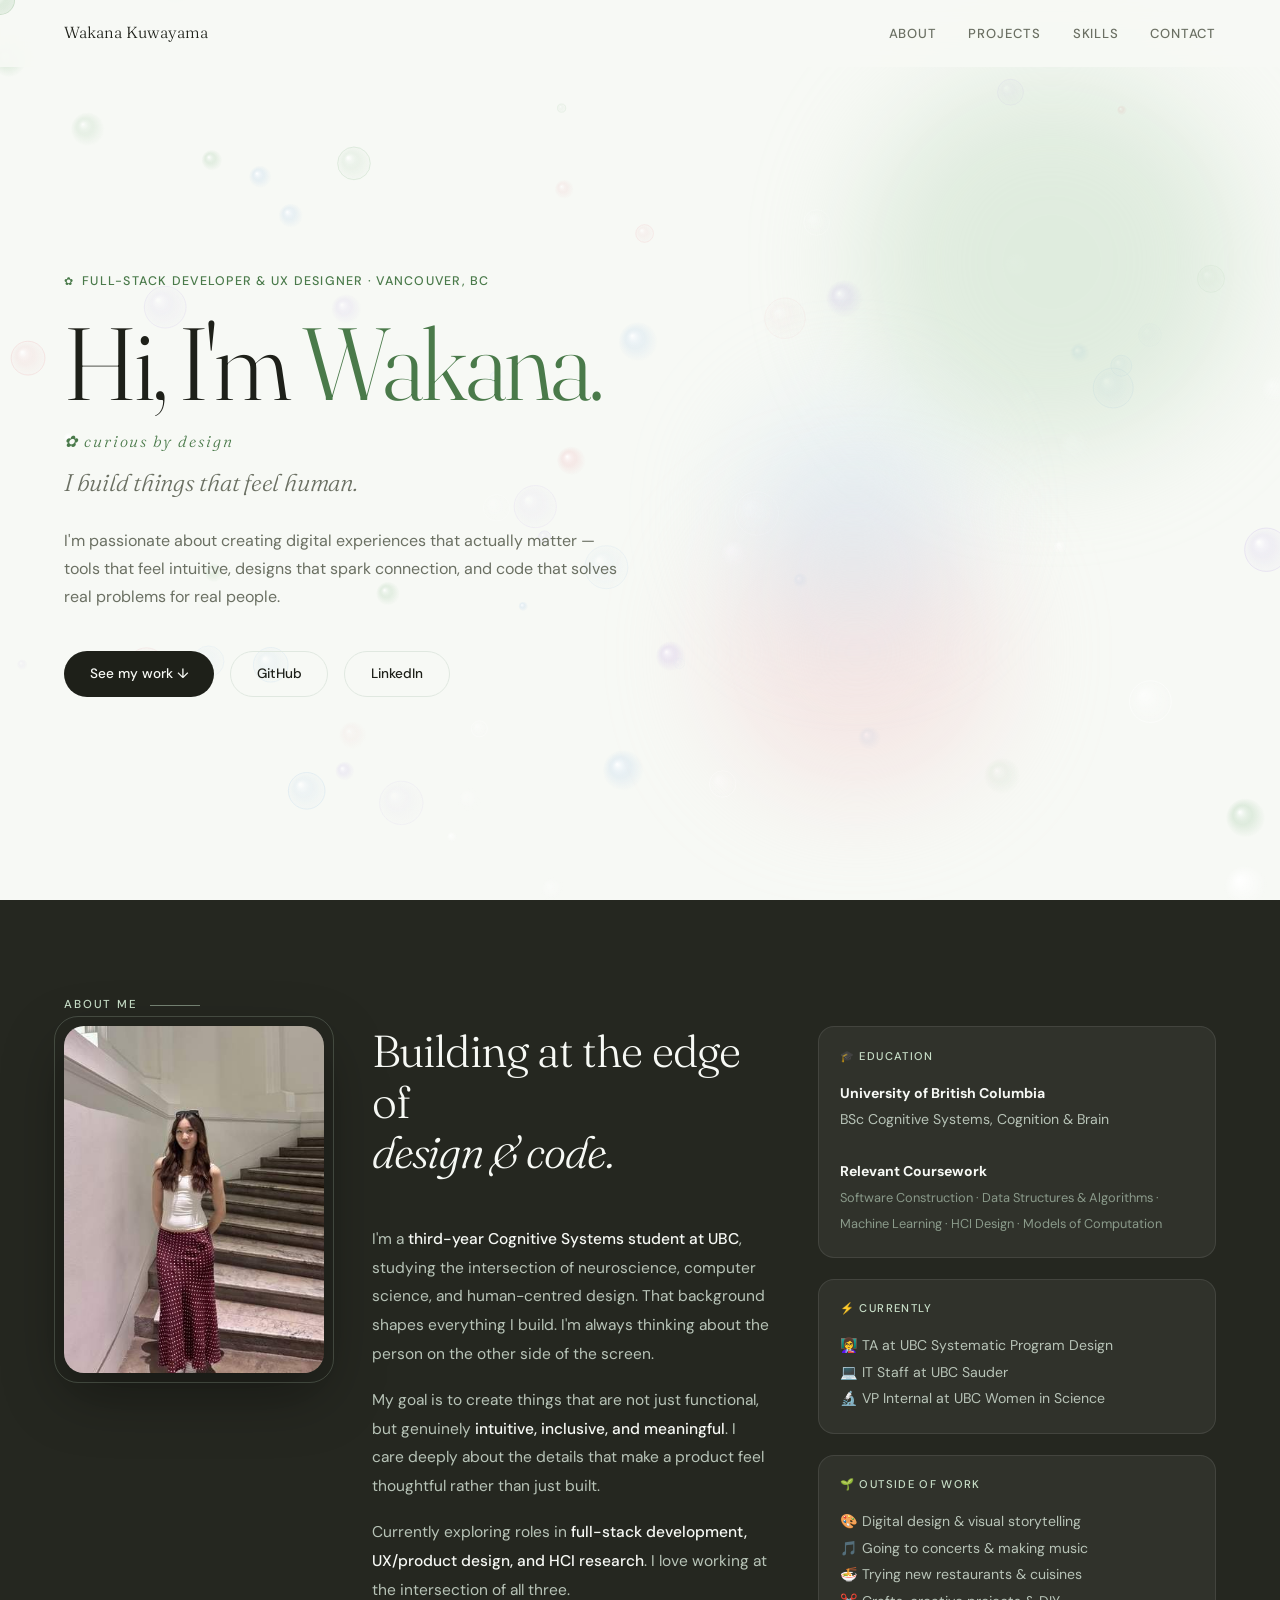
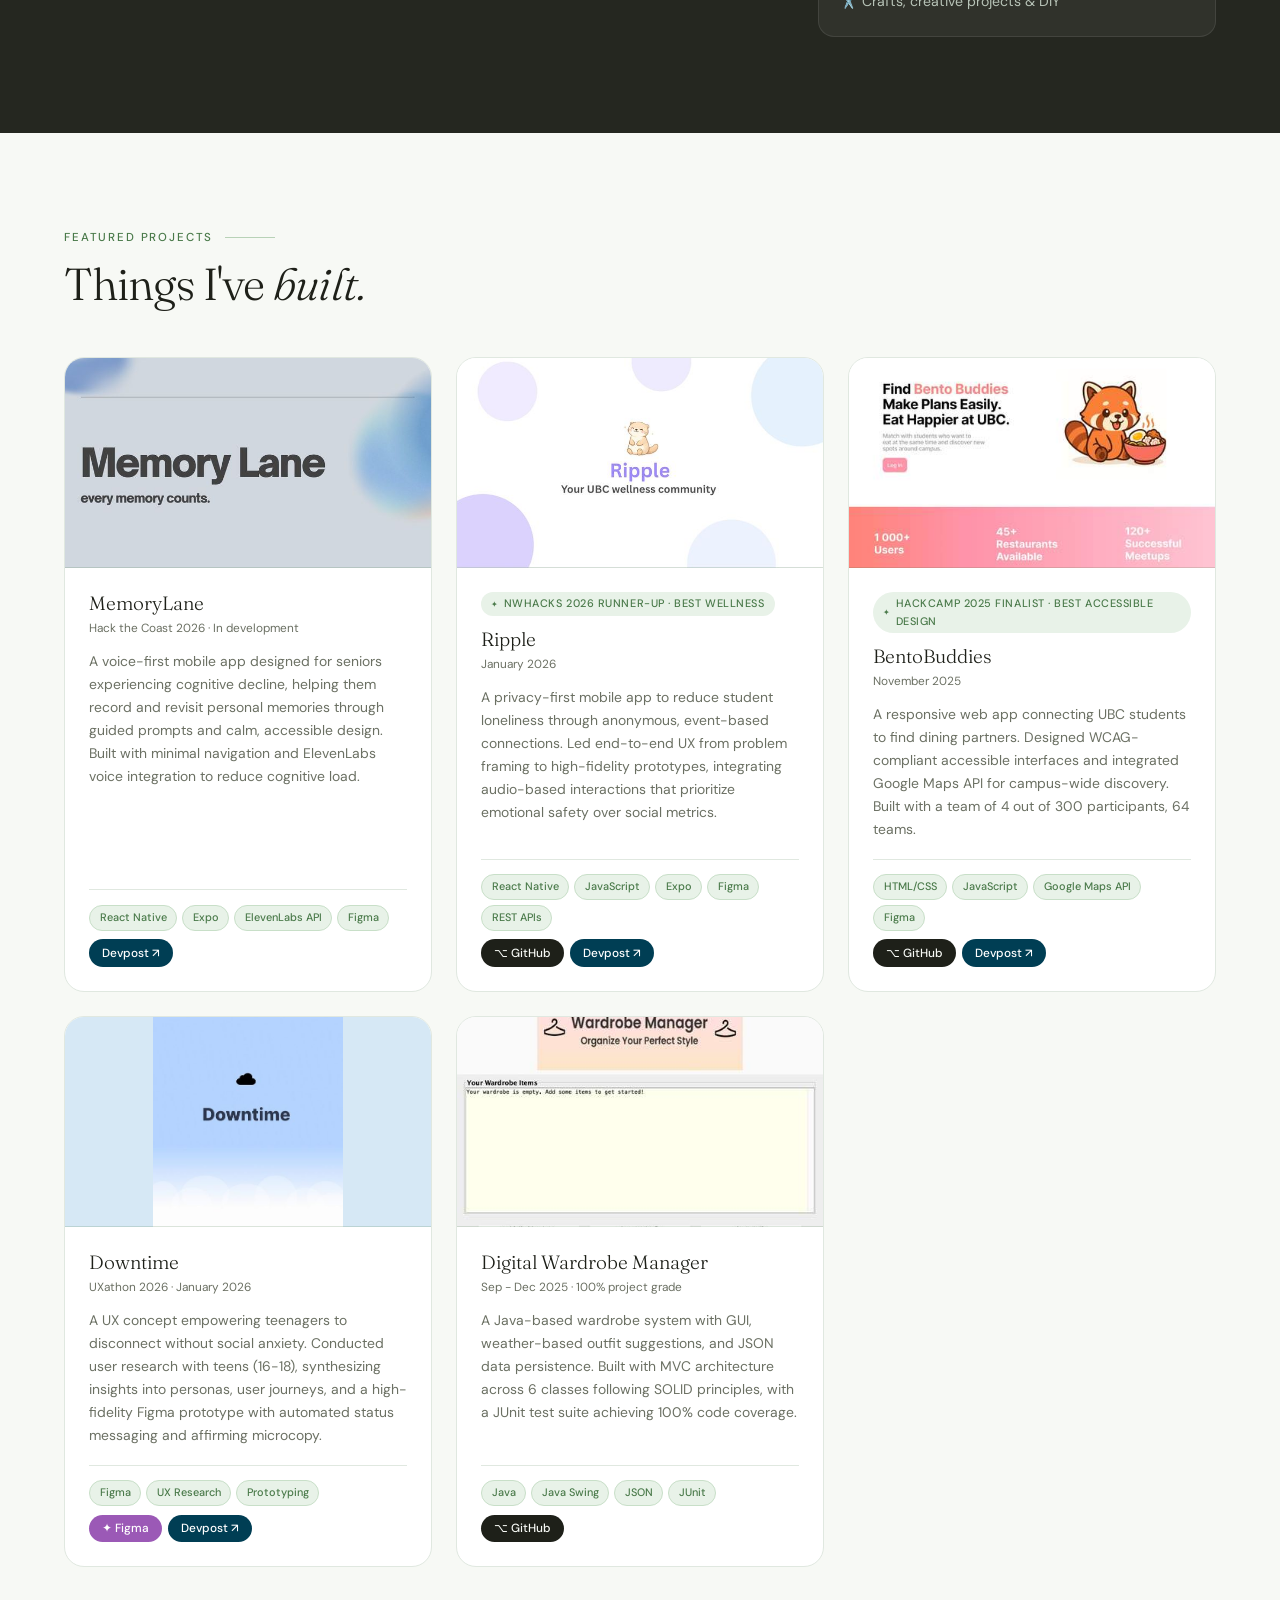
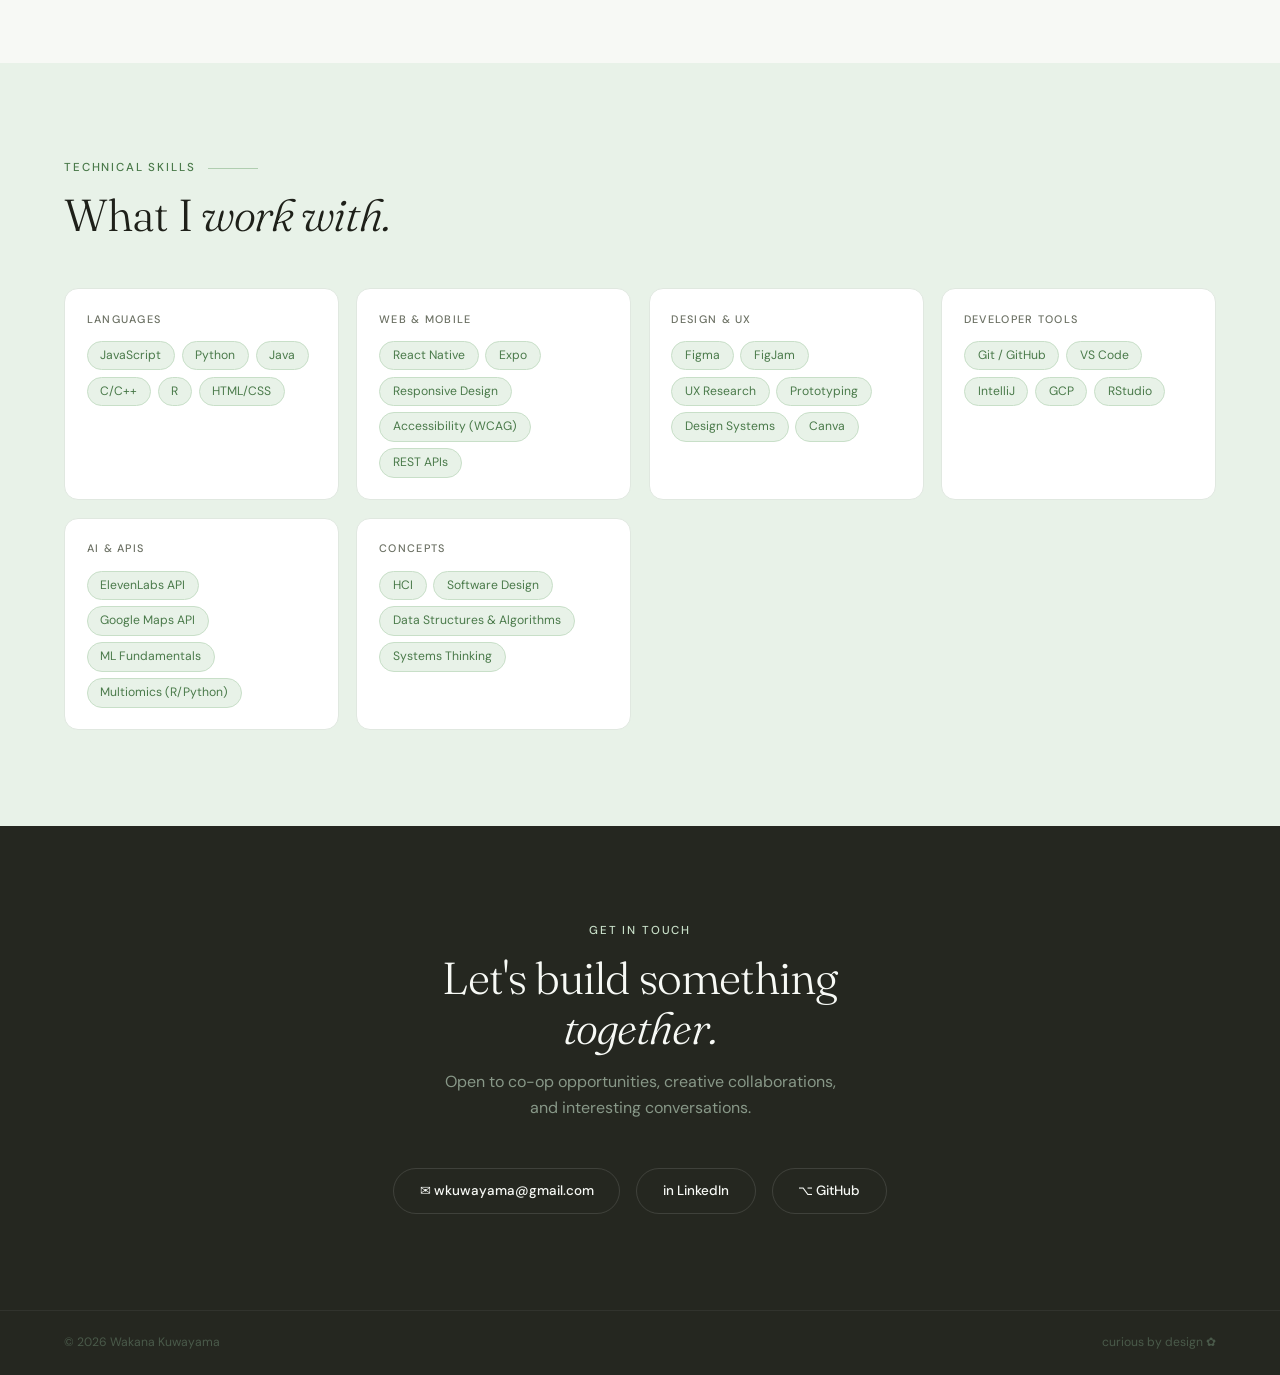
<file: index (10).html>
<!DOCTYPE html>
<html lang="en">
<head>
  <meta charset="UTF-8"/>
  <meta name="viewport" content="width=device-width, initial-scale=1.0"/>
  <title>Wakana Kuwayama | Designer & Developer</title>
  <link rel="preconnect" href="https://fonts.googleapis.com">
  <link href="https://fonts.googleapis.com/css2?family=Fraunces:ital,wght@0,300;0,400;1,300;1,400&family=DM+Sans:wght@300;400;500&display=swap" rel="stylesheet">
  <style>
    :root{--bg:#f7f9f5;--ink:#1e2019;--ink-soft:#6b7063;--mint:#c8dfc8;--mint-light:#e8f2e8;--blush:#f2d4d4;--sky:#d4e4f0;--lavender:#ddd4f0;--accent:#7aab7a;--accent-dark:#4a7a4a;--border:#e0e8e0;--white:#fff}
    *,*::before,*::after{box-sizing:border-box;margin:0;padding:0}
    html{scroll-behavior:smooth}
    body{font-family:'DM Sans',sans-serif;background:var(--bg);color:var(--ink);font-size:16px;line-height:1.6;cursor:none}
    #bubbleCanvas{position:fixed;top:0;left:0;width:100%;height:100%;pointer-events:none;z-index:0}

    /* Bubble cursor - replaces old dot */
    .cursor-bubble{width:28px;height:28px;border-radius:50%;position:fixed;pointer-events:none;z-index:9999;transform:translate(-50%,-50%);transition:width .2s ease,height .2s ease;background:radial-gradient(circle at 35% 35%,rgba(255,255,255,.7) 0%,rgba(200,223,200,.55) 40%,rgba(122,171,122,.2) 100%);box-shadow:0 0 0 1px rgba(122,171,122,.35),inset 0 0 8px rgba(255,255,255,.4);}
    .cursor-bubble.big{width:44px;height:44px;}

    nav{position:fixed;top:0;left:0;right:0;z-index:101;padding:1.25rem 4rem;display:flex;justify-content:space-between;align-items:center;background:rgba(247,249,245,.92);backdrop-filter:blur(12px);border-bottom:1px solid transparent;transition:border-color .3s}
    nav.scrolled{border-bottom-color:var(--border)}
    .nav-logo{font-family:'Fraunces',serif;font-weight:300;font-size:1rem;color:var(--ink);text-decoration:none}
    .nav-links{display:flex;gap:2rem;list-style:none}
    .nav-links a{font-size:.82rem;font-weight:500;letter-spacing:.06em;text-transform:uppercase;color:var(--ink-soft);text-decoration:none;transition:color .2s;position:relative}
    .nav-links a::after{content:'';position:absolute;bottom:-2px;left:0;width:0;height:1.5px;background:var(--accent);transition:width .3s ease}
    .nav-links a:hover{color:var(--ink)}
    .nav-links a:hover::after{width:100%}

    .hero{min-height:100vh;display:flex;align-items:center;padding:8rem 4rem 4rem;position:relative;overflow:hidden;z-index:1}
    .blob{position:absolute;border-radius:50%;filter:blur(55px);opacity:.5;pointer-events:none}
    .blob-1{width:380px;height:380px;background:var(--mint);top:8%;right:3%;animation:floatBlob 9s ease-in-out infinite}
    .blob-2{width:280px;height:280px;background:var(--blush);bottom:12%;right:22%;animation:floatBlob 11s ease-in-out infinite reverse}
    .blob-3{width:220px;height:220px;background:var(--sky);top:45%;left:58%;animation:floatBlob 7s ease-in-out infinite 1.5s}
    @keyframes floatBlob{0%,100%{transform:translateY(0) rotate(0deg)}50%{transform:translateY(-18px) rotate(4deg)}}
    .hero-content{max-width:780px;position:relative;z-index:2}
    .hero-tag{display:inline-flex;align-items:center;gap:.5rem;font-size:.78rem;font-weight:500;letter-spacing:.1em;text-transform:uppercase;color:var(--accent-dark);margin-bottom:1.2rem;opacity:0;animation:fadeUp .9s cubic-bezier(.16,1,.3,1) forwards .3s}
    .hero-tag::before{content:'✿';font-size:.7rem}
    .hero-name{font-family:'Fraunces',serif;font-weight:300;font-size:clamp(3.5rem,8vw,6.5rem);line-height:1;letter-spacing:-.03em;margin-bottom:.3rem;min-height:1.1em}
    .wakana{color:var(--accent-dark)}
    .cursor-blink{display:inline-block;width:3px;height:.85em;background:var(--accent-dark);margin-left:4px;vertical-align:middle;animation:blink .7s step-end infinite}
    @keyframes blink{0%,100%{opacity:1}50%{opacity:0}}
    .hero-tagline{font-family:'Fraunces',serif;font-style:italic;font-weight:300;font-size:1rem;color:var(--accent-dark);letter-spacing:.12em;text-transform:lowercase;margin-bottom:.6rem;opacity:0;transition:opacity .6s ease}
    .hero-tagline.visible{opacity:1}
    .hero-sub{font-family:'Fraunces',serif;font-style:italic;font-weight:300;font-size:clamp(1.1rem,2.5vw,1.5rem);color:var(--ink-soft);margin-bottom:1.5rem;opacity:0;transition:opacity .6s ease .1s;letter-spacing:-.01em}
    .hero-sub.visible{opacity:1}
    .hero-bio{font-size:1rem;color:var(--ink-soft);max-width:560px;line-height:1.75;margin-bottom:2.5rem;opacity:0;transition:opacity .6s ease .2s}
    .hero-bio.visible{opacity:1}
    .hero-links{display:flex;gap:1rem;flex-wrap:wrap;opacity:0;transition:opacity .6s ease .35s}
    .hero-links.visible{opacity:1}
    @keyframes fadeUp{from{opacity:0;transform:translateY(24px)}to{opacity:1;transform:translateY(0)}}
    .btn{display:inline-flex;align-items:center;gap:.4rem;padding:.7rem 1.6rem;font-family:'DM Sans',sans-serif;font-size:.85rem;font-weight:500;text-decoration:none;border-radius:100px;transition:all .25s ease;cursor:none}
    .btn-primary{background:var(--ink);color:var(--bg)}
    .btn-primary:hover{background:var(--accent-dark);transform:translateY(-2px)}
    .btn-outline{border:1.5px solid var(--border);color:var(--ink)}
    .btn-outline:hover{border-color:var(--ink);background:var(--ink);color:var(--bg);transform:translateY(-2px)}

    section{padding:6rem 4rem;position:relative;z-index:1}
    .section-label{font-size:.72rem;font-weight:500;letter-spacing:.16em;text-transform:uppercase;color:var(--accent-dark);margin-bottom:.75rem;display:flex;align-items:center;gap:.75rem}
    .section-label::after{content:'';flex:1 1 0;max-width:50px;height:1px;background:var(--accent);opacity:.5}
    .section-title{font-family:'Fraunces',serif;font-weight:300;font-size:clamp(2rem,4vw,2.8rem);line-height:1.12;letter-spacing:-.02em;margin-bottom:3rem}

    .about{background:rgba(30,32,25,.97);color:var(--bg)}
    .about .section-label{color:var(--mint)}
    .about .section-label::after{background:var(--mint)}
    .about-grid{display:grid;grid-template-columns:260px 1fr 1fr;gap:3rem;align-items:start}
    .about-photo-wrap{position:relative}
    .about-photo{width:100%;aspect-ratio:3/4;object-fit:cover;object-position:top center;border-radius:20px;box-shadow:0 20px 60px rgba(0,0,0,.4);display:block}
    .about-photo-deco{position:absolute;top:-10px;left:-10px;width:calc(100% + 20px);height:calc(100% + 20px);border:1.5px solid rgba(200,223,200,.2);border-radius:24px;pointer-events:none}
    .about-text p{font-size:.97rem;line-height:1.85;color:#b8c4b8;margin-bottom:1.1rem}
    .about-text p strong{color:var(--bg);font-weight:500}
    .about-details{display:flex;flex-direction:column;gap:1.3rem}
    .detail-card{background:rgba(255,255,255,.05);border:1px solid rgba(255,255,255,.09);border-radius:16px;padding:1.3rem}
    .detail-card h4{font-size:.7rem;font-weight:500;letter-spacing:.12em;text-transform:uppercase;color:var(--mint);margin-bottom:.85rem}

    .projects{background:var(--bg)}
    .projects-grid{display:grid;grid-template-columns:repeat(auto-fill,minmax(340px,1fr));gap:1.5rem}
    .project-card{background:var(--white);border:1px solid var(--border);border-radius:20px;overflow:hidden;transition:all .3s ease;display:flex;flex-direction:column;cursor:none}
    .project-card:hover{transform:translateY(-5px);box-shadow:0 24px 60px rgba(0,0,0,.1)}
    .project-visual{height:210px;overflow:hidden;position:relative}
    .project-visual img.cover{width:100%;height:100%;object-fit:cover;object-position:center;transition:transform .4s ease;display:block}
    .project-card:hover .project-visual img.cover{transform:scale(1.04)}
    .project-visual.portrait{display:flex;align-items:center;justify-content:center}
    .project-visual.portrait img.cover{width:auto;height:100%;object-fit:contain}

    /* Devpost click hint */
    .project-visual::after{content:'View on Devpost ↗';position:absolute;bottom:0;left:0;right:0;background:rgba(74,122,74,.88);color:#fff;font-size:.75rem;font-weight:500;letter-spacing:.05em;text-align:center;padding:.55rem;transform:translateY(100%);transition:transform .25s ease}
    .project-card:hover .project-visual::after{transform:translateY(0)}

    .project-body{padding:1.5rem;flex:1;display:flex;flex-direction:column}
    .project-award{display:inline-flex;align-items:center;gap:.3rem;font-size:.68rem;font-weight:500;letter-spacing:.05em;text-transform:uppercase;color:var(--accent-dark);background:var(--mint-light);padding:.2rem .65rem;border-radius:100px;margin-bottom:.75rem;width:fit-content}
    .project-award::before{content:'✦';font-size:.52rem}
    .project-card h3{font-family:'Fraunces',serif;font-weight:300;font-size:1.2rem;margin-bottom:.25rem;line-height:1.2}
    .project-date{font-size:.74rem;color:var(--ink-soft);margin-bottom:.75rem}
    .project-desc{font-size:.87rem;color:var(--ink-soft);line-height:1.65;margin-bottom:1.1rem;flex:1}
    .project-footer{display:flex;align-items:center;justify-content:space-between;flex-wrap:wrap;gap:.55rem;padding-top:.9rem;border-top:1px solid var(--border)}
    .project-tech{display:flex;flex-wrap:wrap;gap:.3rem}
    .tech-tag{font-size:.68rem;font-weight:500;padding:.2rem .6rem;border-radius:100px;background:var(--mint-light);color:var(--accent-dark);border:1px solid var(--mint)}
    .project-links{display:flex;gap:.4rem}
    .project-link{display:inline-flex;align-items:center;gap:.25rem;font-size:.74rem;font-weight:500;padding:.28rem .8rem;border-radius:100px;text-decoration:none;transition:all .2s ease;cursor:none}
    .project-link.github{background:var(--ink);color:var(--bg)}
    .project-link.github:hover{background:var(--accent-dark)}
    .project-link.figma{background:#9b59b6;color:#fff}
    .project-link.figma:hover{background:#7d3c98}
    .project-link.devpost{background:#003e54;color:#fff}
    .project-link.devpost:hover{background:var(--accent-dark)}
    .project-link-note{font-size:.7rem;color:#bbb;font-style:italic}

    .skills{background:var(--mint-light)}
    .skills-grid{display:grid;grid-template-columns:repeat(auto-fill,minmax(250px,1fr));gap:1.1rem}
    .skill-block{background:var(--white);border-radius:14px;padding:1.35rem;border:1px solid var(--border)}
    .skill-block h4{font-size:.68rem;font-weight:500;letter-spacing:.12em;text-transform:uppercase;color:var(--ink-soft);margin-bottom:.8rem}
    .tag-cloud{display:flex;flex-wrap:wrap;gap:.4rem}
    .tag{font-size:.76rem;padding:.25rem .8rem;border-radius:100px}
    .skill-block .tag{background:var(--mint-light);color:var(--accent-dark);border:1px solid var(--mint)}

    .contact{background:rgba(30,32,25,.97);color:var(--bg);text-align:center}
    .contact .section-label{justify-content:center;color:var(--mint)}
    .contact .section-label::after{display:none}
    .contact .section-title{margin-bottom:1rem}
    .contact-sub{font-size:1rem;color:#889888;margin-bottom:3rem;max-width:400px;margin-left:auto;margin-right:auto}
    .contact-links{display:flex;justify-content:center;flex-wrap:wrap;gap:1rem}
    .contact-link{display:inline-flex;align-items:center;gap:.45rem;padding:.7rem 1.6rem;border:1.5px solid rgba(255,255,255,.12);border-radius:100px;font-size:.84rem;font-weight:500;color:var(--bg);text-decoration:none;transition:all .25s ease;cursor:none}
    .contact-link:hover{border-color:var(--mint);color:var(--mint);transform:translateY(-2px)}
    footer{background:rgba(30,32,25,.97);border-top:1px solid rgba(255,255,255,.06);padding:1.4rem 4rem;display:flex;justify-content:space-between;align-items:center;font-size:.76rem;color:#4a5a4a;position:relative;z-index:1}
    .reveal{opacity:0;transform:translateY(22px);transition:opacity .65s ease,transform .65s ease}
    .reveal.visible{opacity:1;transform:none}
    .reveal-delay-1{transition-delay:.1s}
    .reveal-delay-2{transition-delay:.2s}
    @media(max-width:900px){.about-grid{grid-template-columns:1fr 1fr}.about-photo-wrap{display:none}}
    @media(max-width:768px){nav{padding:1.2rem 1.5rem}.nav-links{display:none}.hero,section{padding:5rem 1.5rem 3rem}.about-grid{grid-template-columns:1fr}.about-photo-wrap{display:block;max-width:200px}.projects-grid{grid-template-columns:1fr}footer{flex-direction:column;gap:.5rem;text-align:center;padding:1.4rem}body{cursor:auto}.cursor-bubble{display:none}}
  </style>
</head>
<body>
<canvas id="bubbleCanvas"></canvas>
<div class="cursor-bubble" id="cursorBubble"></div>

<nav id="nav">
  <a href="#" class="nav-logo">Wakana Kuwayama</a>
  <ul class="nav-links">
    <li><a href="#about">About</a></li>
    <li><a href="#projects">Projects</a></li>
    <li><a href="#skills">Skills</a></li>
    <li><a href="#contact">Contact</a></li>
  </ul>
</nav>

<section class="hero">
  <div class="blob blob-1"></div><div class="blob blob-2"></div><div class="blob blob-3"></div>
  <div class="hero-content">
    <div class="hero-tag">Full-Stack Developer & UX Designer · Vancouver, BC</div>
    <h1 class="hero-name">
      <span id="typedText"></span><span class="cursor-blink" id="typeCursor"></span>
    </h1>
    <p class="hero-tagline" id="heroTagline">✿ curious by design</p>
    <p class="hero-sub" id="heroSub">I build things that feel human.</p>
    <p class="hero-bio" id="heroBio">I'm passionate about creating digital experiences that actually matter — tools that feel intuitive, designs that spark connection, and code that solves real problems for real people.</p>
    <div class="hero-links" id="heroLinks">
      <a href="#projects" class="btn btn-primary">See my work ↓</a>
      <a href="https://github.com/wakana-k98" target="_blank" class="btn btn-outline">GitHub</a>
      <a href="https://www.linkedin.com/in/wakana-k/" target="_blank" class="btn btn-outline">LinkedIn</a>
    </div>
  </div>
</section>

<section class="about" id="about">
  <div class="section-label">About me</div>
  <div class="about-grid">
    <div class="about-photo-wrap reveal">
      <div class="about-photo-deco"></div>
      <img class="about-photo" src="[data-uri]" alt="Wakana Kuwayama">
    </div>
    <div class="about-text reveal reveal-delay-1">
      <h2 class="section-title" style="color:var(--bg);">Building at the edge of<br><em style="font-style:italic;">design & code.</em></h2>
      <p>I'm a <strong>third-year Cognitive Systems student at UBC</strong>, studying the intersection of neuroscience, computer science, and human-centred design. That background shapes everything I build. I'm always thinking about the person on the other side of the screen.</p>
      <p>My goal is to create things that are not just functional, but genuinely <strong>intuitive, inclusive, and meaningful</strong>. I care deeply about the details that make a product feel thoughtful rather than just built.</p>
      <p>Currently exploring roles in <strong>full-stack development, UX/product design, and HCI research</strong>. I love working at the intersection of all three.</p>
    </div>
    <div class="about-details reveal reveal-delay-2">
      <div class="detail-card">
        <h4>🎓 Education</h4>
        <div style="color:#b8c4b8;font-size:.88rem;line-height:1.85;">
          <strong style="color:var(--bg);">University of British Columbia</strong><br>
          BSc Cognitive Systems, Cognition & Brain<br><br>
          <strong style="color:var(--bg);">Relevant Coursework</strong><br>
          <span style="color:#8a9a8a;font-size:.8rem;">Software Construction · Data Structures & Algorithms · Machine Learning · HCI Design · Models of Computation</span>
        </div>
      </div>
      <div class="detail-card">
        <h4>⚡ Currently</h4>
        <div style="color:#b8c4b8;font-size:.88rem;line-height:1.9;">
          👩‍🏫 TA at UBC Systematic Program Design<br>
          💻 IT Staff at UBC Sauder<br>
          🔬 VP Internal at UBC Women in Science
        </div>
      </div>
      <div class="detail-card">
        <h4>🌱 Outside of work</h4>
        <div style="color:#b8c4b8;font-size:.88rem;line-height:1.9;">
          🎨 Digital design & visual storytelling<br>
          🎵 Going to concerts & making music<br>
          🍜 Trying new restaurants & cuisines<br>
          ✂️ Crafts, creative projects & DIY
        </div>
      </div>
    </div>
  </div>
</section>

<section class="projects" id="projects">
  <div class="section-label reveal">Featured Projects</div>
  <h2 class="section-title reveal">Things I've <em style="font-family:'Fraunces',serif;font-style:italic;font-weight:300;">built.</em></h2>
  <div class="projects-grid">

    <div class="project-card reveal" onclick="window.open('https://devpost.com/software/memorylane-kig729','_blank')">
      <div class="project-visual" style="background:#dde8ef;">
        <img class="cover" src="[data-uri]" alt="MemoryLane">
      </div>
      <div class="project-body">
        <h3>MemoryLane</h3>
        <div class="project-date">Hack the Coast 2026 · In development</div>
        <p class="project-desc">A voice-first mobile app designed for seniors experiencing cognitive decline, helping them record and revisit personal memories through guided prompts and calm, accessible design. Built with minimal navigation and ElevenLabs voice integration to reduce cognitive load.</p>
        <div class="project-footer">
          <div class="project-tech">
            <span class="tech-tag">React Native</span><span class="tech-tag">Expo</span>
            <span class="tech-tag">ElevenLabs API</span><span class="tech-tag">Figma</span>
          </div>
          <a href="https://devpost.com/software/memorylane-kig729" target="_blank" class="project-link devpost" onclick="event.stopPropagation()">Devpost ↗</a>
        </div>
      </div>
    </div>

    <div class="project-card reveal reveal-delay-1" onclick="window.open('https://devpost.com/software/wellnest-86zhuv','_blank')">
      <div class="project-visual" style="background:#f0eeff;">
        <img class="cover" src="[data-uri]" alt="Ripple">
      </div>
      <div class="project-body">
        <div class="project-award">nwHacks 2026 Runner-up · Best Wellness</div>
        <h3>Ripple</h3>
        <div class="project-date">January 2026</div>
        <p class="project-desc">A privacy-first mobile app to reduce student loneliness through anonymous, event-based connections. Led end-to-end UX from problem framing to high-fidelity prototypes, integrating audio-based interactions that prioritize emotional safety over social metrics.</p>
        <div class="project-footer">
          <div class="project-tech">
            <span class="tech-tag">React Native</span><span class="tech-tag">JavaScript</span>
            <span class="tech-tag">Expo</span><span class="tech-tag">Figma</span><span class="tech-tag">REST APIs</span>
          </div>
          <div class="project-links">
            <a href="https://github.com/sabrinayuan07-cloud/Ripple-nwHacks-2026" target="_blank" class="project-link github" onclick="event.stopPropagation()">⌥ GitHub</a>
            <a href="https://devpost.com/software/wellnest-86zhuv" target="_blank" class="project-link devpost" onclick="event.stopPropagation()">Devpost ↗</a>
          </div>
        </div>
      </div>
    </div>

    <div class="project-card reveal reveal-delay-2" onclick="window.open('https://devpost.com/software/food-buddy-finder','_blank')">
      <div class="project-visual" style="background:#fff5f0;">
        <img class="cover" src="[data-uri]" alt="BentoBuddies">
      </div>
      <div class="project-body">
        <div class="project-award">HackCamp 2025 Finalist · Best Accessible Design</div>
        <h3>BentoBuddies</h3>
        <div class="project-date">November 2025</div>
        <p class="project-desc">A responsive web app connecting UBC students to find dining partners. Designed WCAG-compliant accessible interfaces and integrated Google Maps API for campus-wide discovery. Built with a team of 4 out of 300 participants, 64 teams.</p>
        <div class="project-footer">
          <div class="project-tech">
            <span class="tech-tag">HTML/CSS</span><span class="tech-tag">JavaScript</span>
            <span class="tech-tag">Google Maps API</span><span class="tech-tag">Figma</span>
          </div>
          <div class="project-links">
            <a href="https://github.com/sabrinayuan07-cloud/Bento-Buddies" target="_blank" class="project-link github" onclick="event.stopPropagation()">⌥ GitHub</a>
            <a href="https://devpost.com/software/food-buddy-finder" target="_blank" class="project-link devpost" onclick="event.stopPropagation()">Devpost ↗</a>
          </div>
        </div>
      </div>
    </div>

    <div class="project-card reveal reveal-delay-1" onclick="window.open('https://devpost.com/software/downtime-3nepfm','_blank')">
      <div class="project-visual portrait" style="background:#d6e8f5;">
        <img class="cover" src="[data-uri]" alt="Downtime">
      </div>
      <div class="project-body">
        <h3>Downtime</h3>
        <div class="project-date">UXathon 2026 · January 2026</div>
        <p class="project-desc">A UX concept empowering teenagers to disconnect without social anxiety. Conducted user research with teens (16-18), synthesizing insights into personas, user journeys, and a high-fidelity Figma prototype with automated status messaging and affirming microcopy.</p>
        <div class="project-footer">
          <div class="project-tech">
            <span class="tech-tag">Figma</span><span class="tech-tag">UX Research</span><span class="tech-tag">Prototyping</span>
          </div>
          <div class="project-links">
            <a href="https://www.figma.com/design/Rg1ZS0yCyOayaLxbenAgiT/UXathon-prototype?node-id=0-1&t=CGan39CKYvc8kCRK-1" target="_blank" class="project-link figma" onclick="event.stopPropagation()">✦ Figma</a>
            <a href="https://devpost.com/software/downtime-3nepfm" target="_blank" class="project-link devpost" onclick="event.stopPropagation()">Devpost ↗</a>
          </div>
        </div>
      </div>
    </div>

    <div class="project-card reveal reveal-delay-2" onclick="window.open('https://github.com/wakana-k98/cpsc210-wardrobe-manager-project','_blank')">
      <div class="project-visual" style="background:#fdf5f0;">
        <img class="cover" src="[data-uri]" alt="Wardrobe Manager">
      </div>
      <div class="project-body">
        <h3>Digital Wardrobe Manager</h3>
        <div class="project-date">Sep - Dec 2025 · 100% project grade</div>
        <p class="project-desc">A Java-based wardrobe system with GUI, weather-based outfit suggestions, and JSON data persistence. Built with MVC architecture across 6 classes following SOLID principles, with a JUnit test suite achieving 100% code coverage.</p>
        <div class="project-footer">
          <div class="project-tech">
            <span class="tech-tag">Java</span><span class="tech-tag">Java Swing</span>
            <span class="tech-tag">JSON</span><span class="tech-tag">JUnit</span>
          </div>
          <div class="project-links">
            <a href="https://github.com/wakana-k98/cpsc210-wardrobe-manager-project" target="_blank" class="project-link github" onclick="event.stopPropagation()">⌥ GitHub</a>
          </div>
        </div>
      </div>
    </div>

  </div>
</section>

<section class="skills" id="skills">
  <div class="section-label reveal">Technical Skills</div>
  <h2 class="section-title reveal">What I <em style="font-family:'Fraunces',serif;font-style:italic;font-weight:300;">work with.</em></h2>
  <div class="skills-grid">
    <div class="skill-block reveal"><h4>Languages</h4><div class="tag-cloud"><span class="tag">JavaScript</span><span class="tag">Python</span><span class="tag">Java</span><span class="tag">C/C++</span><span class="tag">R</span><span class="tag">HTML/CSS</span></div></div>
    <div class="skill-block reveal reveal-delay-1"><h4>Web & Mobile</h4><div class="tag-cloud"><span class="tag">React Native</span><span class="tag">Expo</span><span class="tag">Responsive Design</span><span class="tag">Accessibility (WCAG)</span><span class="tag">REST APIs</span></div></div>
    <div class="skill-block reveal reveal-delay-2"><h4>Design & UX</h4><div class="tag-cloud"><span class="tag">Figma</span><span class="tag">FigJam</span><span class="tag">UX Research</span><span class="tag">Prototyping</span><span class="tag">Design Systems</span><span class="tag">Canva</span></div></div>
    <div class="skill-block reveal"><h4>Developer Tools</h4><div class="tag-cloud"><span class="tag">Git / GitHub</span><span class="tag">VS Code</span><span class="tag">IntelliJ</span><span class="tag">GCP</span><span class="tag">RStudio</span></div></div>
    <div class="skill-block reveal reveal-delay-1"><h4>AI & APIs</h4><div class="tag-cloud"><span class="tag">ElevenLabs API</span><span class="tag">Google Maps API</span><span class="tag">ML Fundamentals</span><span class="tag">Multiomics (R/Python)</span></div></div>
    <div class="skill-block reveal reveal-delay-2"><h4>Concepts</h4><div class="tag-cloud"><span class="tag">HCI</span><span class="tag">Software Design</span><span class="tag">Data Structures & Algorithms</span><span class="tag">Systems Thinking</span></div></div>
  </div>
</section>

<section class="contact" id="contact">
  <div class="section-label">Get in touch</div>
  <h2 class="section-title" style="color:var(--bg);">Let's build something<br><em style="font-family:'Fraunces',serif;font-style:italic;font-weight:300;">together.</em></h2>
  <p class="contact-sub">Open to co-op opportunities, creative collaborations, and interesting conversations.</p>
  <div class="contact-links">
    <a href="mailto:wkuwayama@gmail.com" class="contact-link">✉ wkuwayama@gmail.com</a>
    <a href="https://linkedin.com/in/wakana-k" target="_blank" class="contact-link">in LinkedIn</a>
    <a href="https://github.com/wakana-k98" target="_blank" class="contact-link">⌥ GitHub</a>
  </div>
</section>

<footer>
  <span>© 2026 Wakana Kuwayama</span>
  <span>curious by design ✿</span>
</footer>

<script>
  // Typewriter
  const fullText = "Hi, I'm Wakana.";
  const colorAt = 8;
  const el = document.getElementById('typedText');
  const typeCur = document.getElementById('typeCursor');
  let i = 0;
  function type() {
    if (i <= fullText.length) {
      const plain = fullText.slice(0, Math.min(i, colorAt));
      const colored = i > colorAt ? '<span class="wakana">' + fullText.slice(colorAt, i) + '</span>' : '';
      el.innerHTML = plain + colored;
      i++;
      setTimeout(type, i < 3 ? 150 : 75);
    } else {
      setTimeout(() => {
        typeCur.style.display = 'none';
        document.getElementById('heroTagline').classList.add('visible');
        document.getElementById('heroSub').classList.add('visible');
        document.getElementById('heroBio').classList.add('visible');
        document.getElementById('heroLinks').classList.add('visible');
      }, 350);
    }
  }
  setTimeout(type, 700);

  // Bubble cursor - real-time, no lag
  const cb = document.getElementById('cursorBubble');
  let mx = 0, my = 0;
  document.addEventListener('mousemove', e => {
    mx = e.clientX; my = e.clientY;
    cb.style.left = mx + 'px';
    cb.style.top = my + 'px';
  });
  document.querySelectorAll('a, button, .project-card').forEach(el => {
    el.addEventListener('mouseenter', () => cb.classList.add('big'));
    el.addEventListener('mouseleave', () => cb.classList.remove('big'));
  });

  // Background bubbles
  const canvas = document.getElementById('bubbleCanvas'), ctx = canvas.getContext('2d');
  function resize() { canvas.width = window.innerWidth; canvas.height = window.innerHeight; }
  resize(); window.addEventListener('resize', resize);
  const colors = ['rgba(200,223,200,','rgba(242,212,212,','rgba(212,228,240,','rgba(221,212,240,','rgba(255,255,255,'];
  function mb() { return { x: Math.random()*canvas.width, y: canvas.height+Math.random()*300, r: Math.random()*18+4, vy: Math.random()*.28+.06, vx: (Math.random()-.5)*.18, op: Math.random()*.22+.07, color: colors[Math.floor(Math.random()*colors.length)], gl: Math.random()>.5, ph: Math.random()*Math.PI*2, wb: Math.random()*.3+.08 }; }
  let bs = [];
  for (let j=0; j<65; j++) { const b=mb(); b.y=Math.random()*canvas.height; bs.push(b); }
  function db(b) {
    ctx.save(); ctx.beginPath(); ctx.arc(b.x,b.y,b.r,0,Math.PI*2);
    if (b.gl) { const g=ctx.createRadialGradient(b.x-b.r*.3,b.y-b.r*.3,0,b.x,b.y,b.r); g.addColorStop(0,'rgba(255,255,255,'+(b.op*4)+')'); g.addColorStop(.5,b.color+(b.op*1.8)+')'); g.addColorStop(1,b.color+'0)'); ctx.fillStyle=g; }
    else { const g=ctx.createRadialGradient(b.x-b.r*.35,b.y-b.r*.35,b.r*.05,b.x,b.y,b.r); g.addColorStop(0,'rgba(255,255,255,'+(b.op*2.5)+')'); g.addColorStop(.5,b.color+b.op+')'); g.addColorStop(1,b.color+(b.op*.25)+')'); ctx.fillStyle=g; ctx.strokeStyle=b.color+(b.op*2.2)+')'; ctx.lineWidth=.9; ctx.stroke(); }
    ctx.fill(); ctx.restore();
  }
  let t=0;
  function animate() { ctx.clearRect(0,0,canvas.width,canvas.height); t+=.008; bs.forEach((b,i)=>{ b.y-=b.vy; b.x+=b.vx+Math.sin(b.ph+t)*b.wb; db(b); if(b.y<-b.r*2) bs[i]=mb(); }); requestAnimationFrame(animate); }
  animate();

  // Nav
  window.addEventListener('scroll', () => { document.getElementById('nav').classList.toggle('scrolled', window.scrollY > 50); });

  // Reveal
  const obs = new IntersectionObserver(entries => { entries.forEach(e => { if(e.isIntersecting) e.target.classList.add('visible'); }); }, {threshold:.1});
  document.querySelectorAll('.reveal').forEach(el => obs.observe(el));
</script>
</body>
</html>
</file>
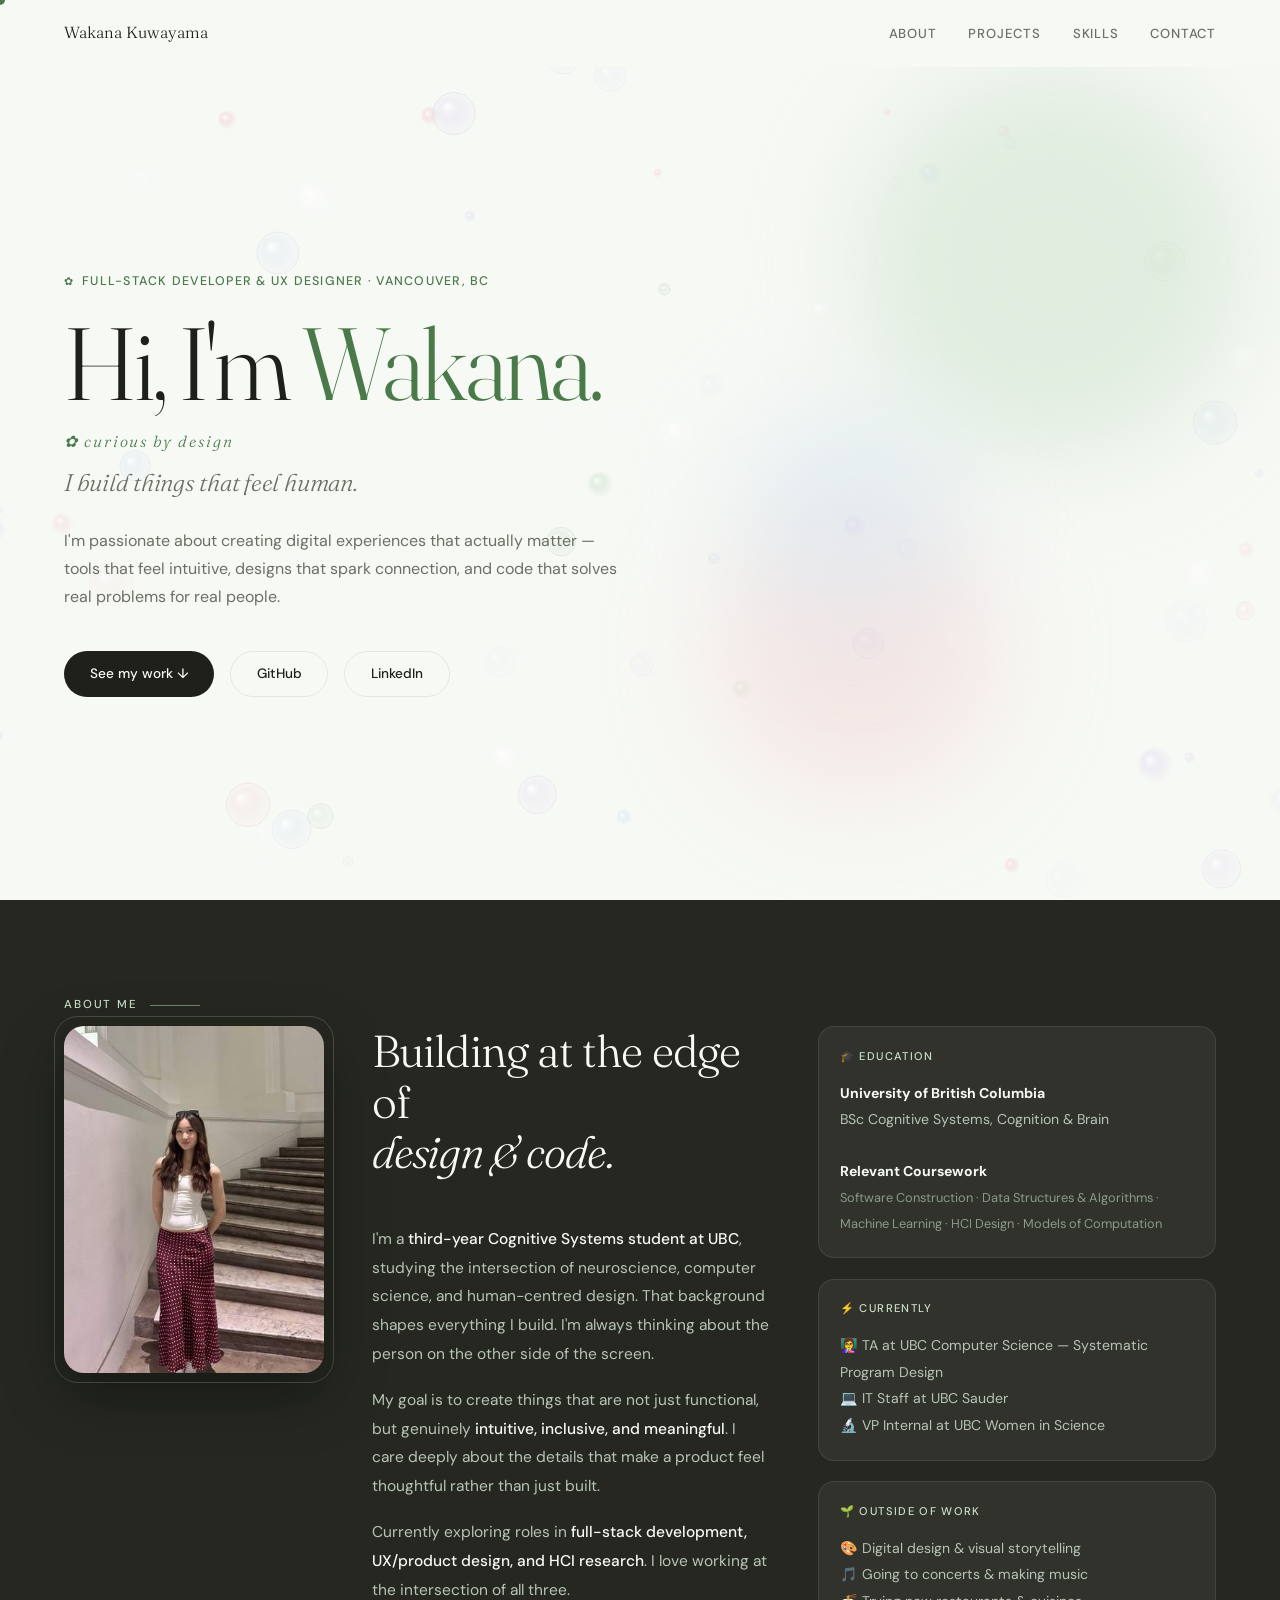
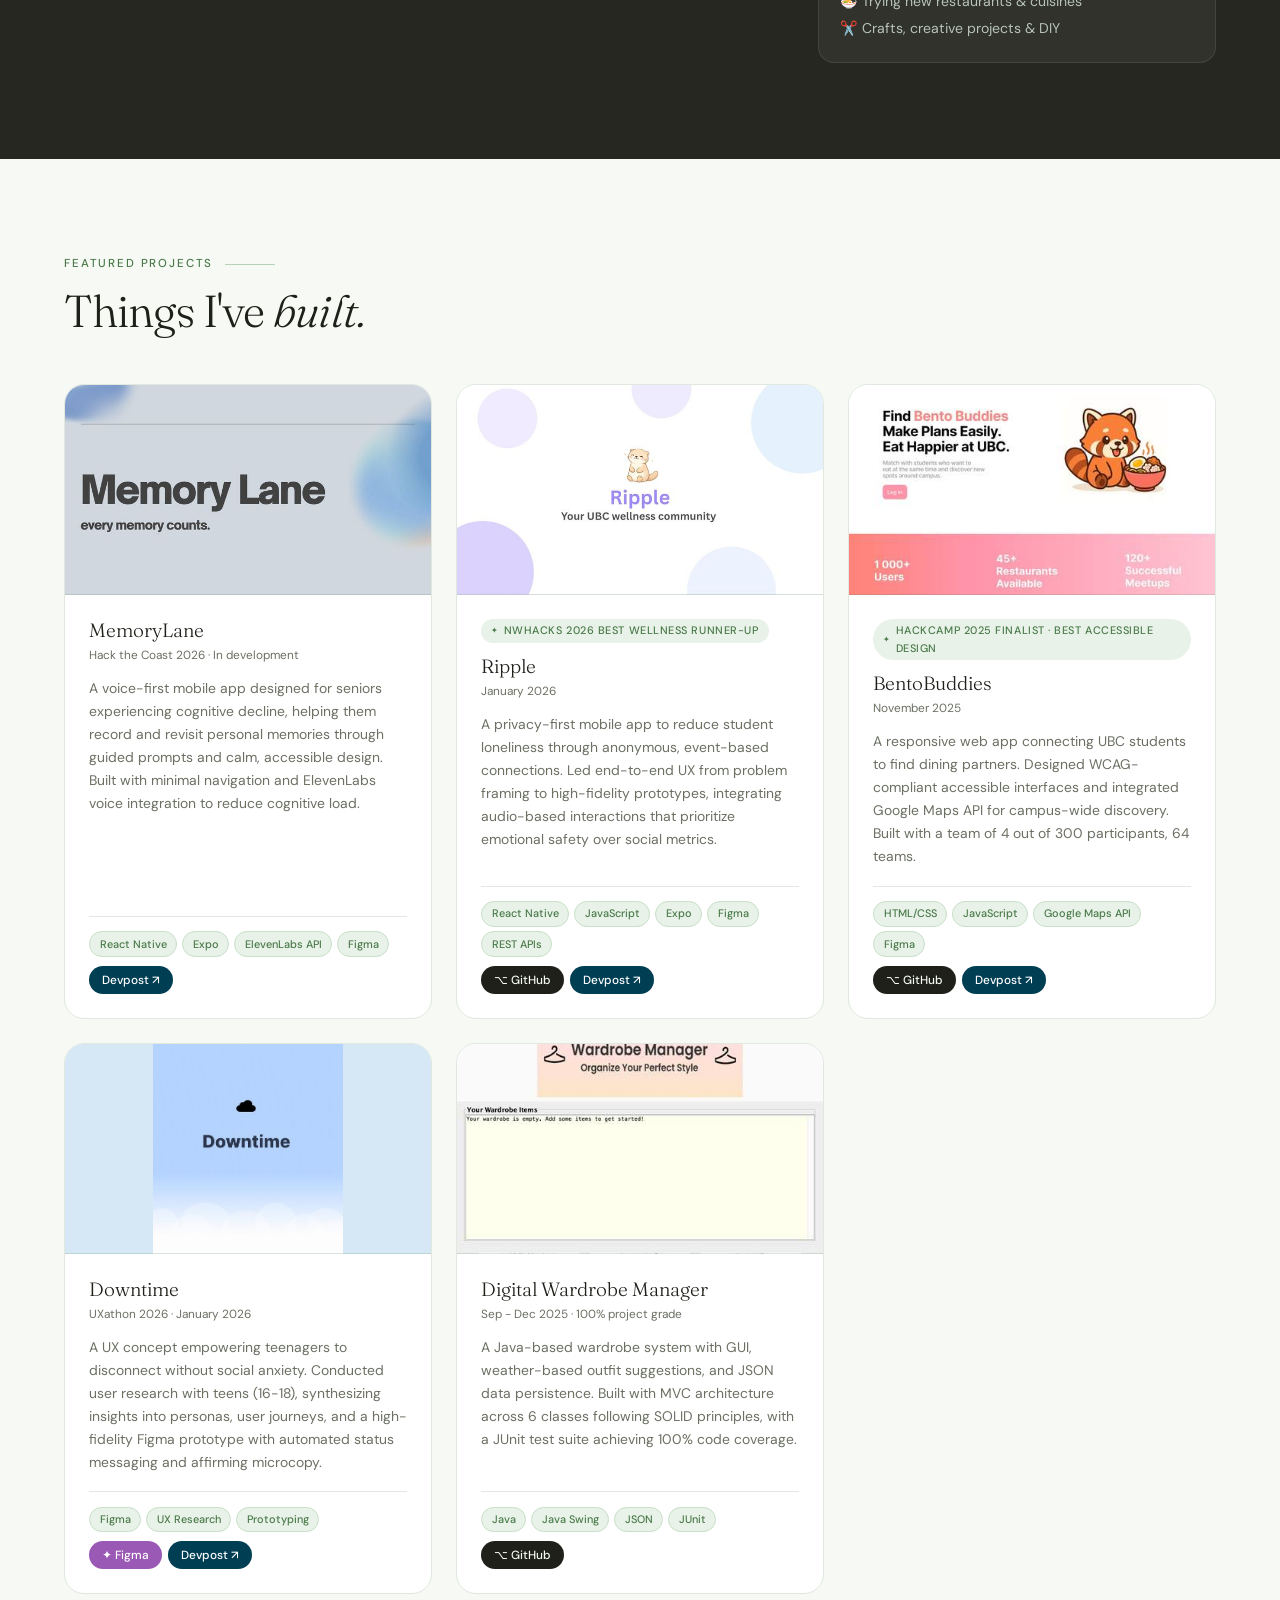
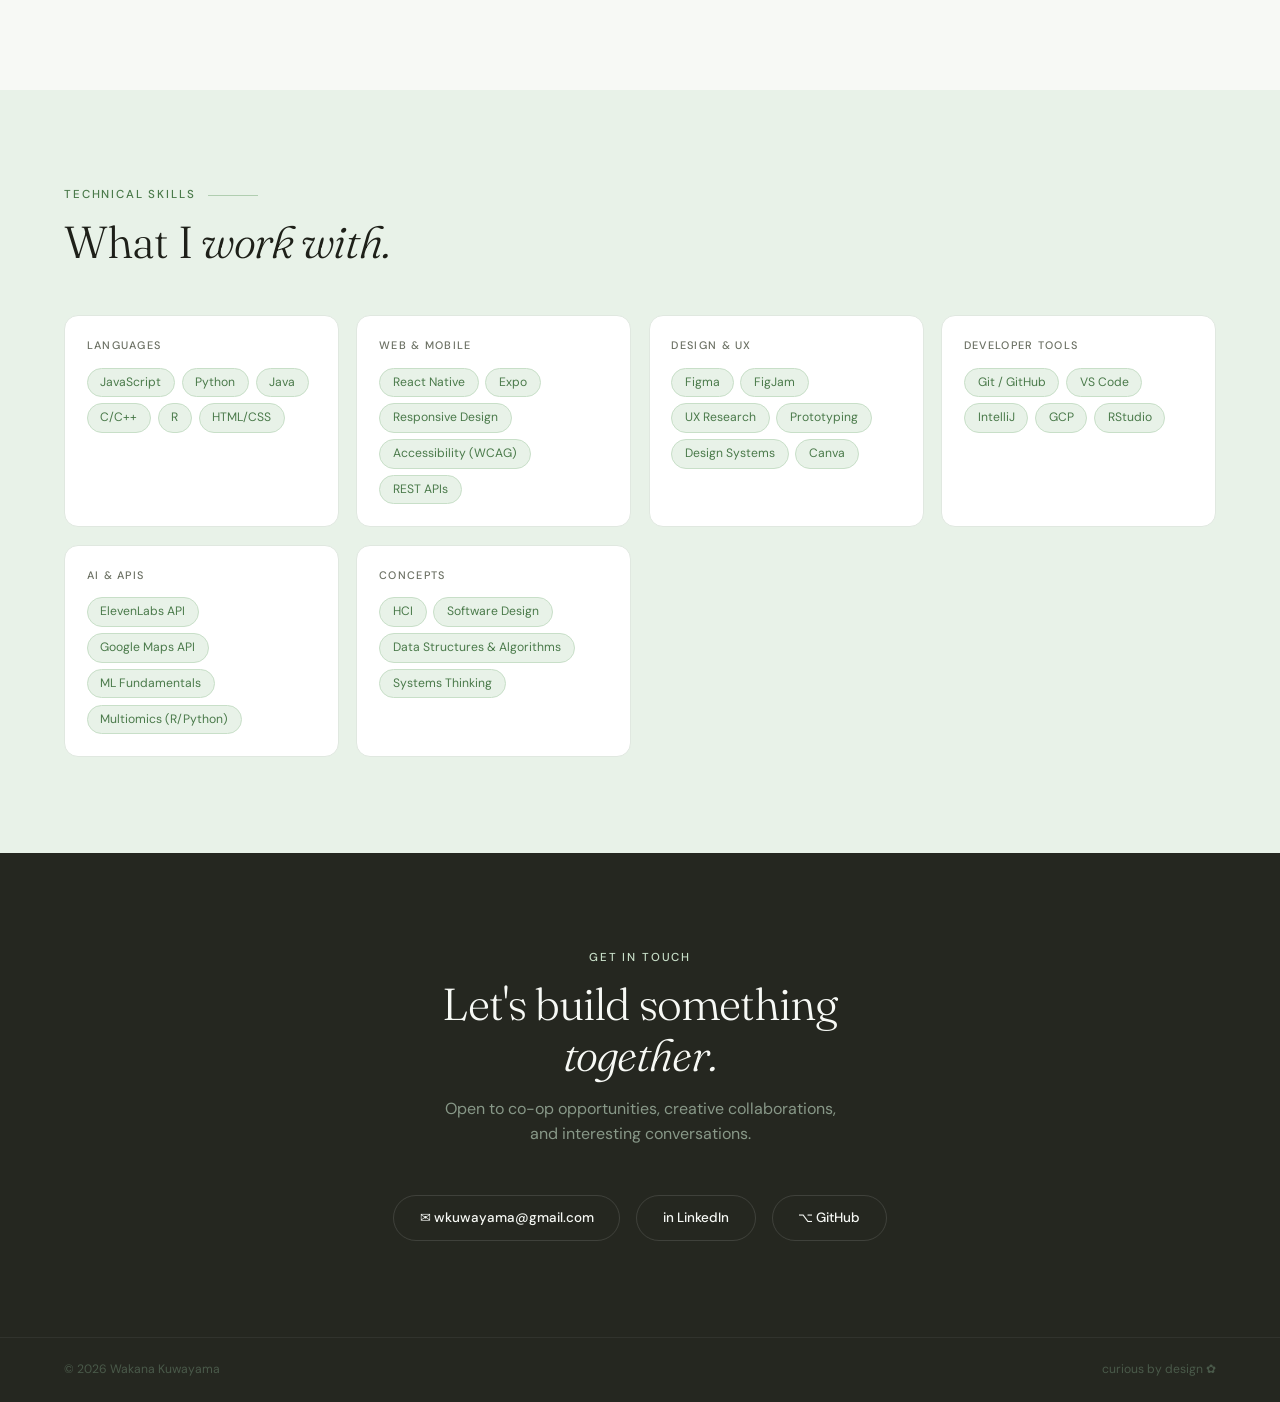
<file: index (14).html>
<!DOCTYPE html>
<html lang="en">
<head>
  <meta charset="UTF-8"/>
  <meta name="viewport" content="width=device-width, initial-scale=1.0"/>
  <title>Wakana Kuwayama | Designer & Developer</title>
  <link rel="preconnect" href="https://fonts.googleapis.com">
  <link href="https://fonts.googleapis.com/css2?family=Fraunces:ital,wght@0,300;0,400;1,300;1,400&family=DM+Sans:wght@300;400;500&display=swap" rel="stylesheet">
  <style>
    :root{--bg:#f7f9f5;--ink:#1e2019;--ink-soft:#6b7063;--mint:#c8dfc8;--mint-light:#e8f2e8;--blush:#f2d4d4;--sky:#d4e4f0;--lavender:#ddd4f0;--accent:#7aab7a;--accent-dark:#4a7a4a;--border:#e0e8e0;--white:#fff}
    *,*::before,*::after{box-sizing:border-box;margin:0;padding:0}
    html{scroll-behavior:smooth}
    body{font-family:'DM Sans',sans-serif;background:var(--bg);color:var(--ink);font-size:16px;line-height:1.6;cursor:none}
    #bubbleCanvas{position:fixed;top:0;left:0;width:100%;height:100%;pointer-events:none;z-index:0}

    /* Green dot cursor */
    .cursor-bubble{width:10px;height:10px;border-radius:50%;position:fixed;pointer-events:none;z-index:9999;transform:translate(-50%,-50%);background:var(--accent-dark);transition:width .15s ease,height .15s ease;}
    .cursor-bubble.big{width:16px;height:16px;}

    nav{position:fixed;top:0;left:0;right:0;z-index:101;padding:1.25rem 4rem;display:flex;justify-content:space-between;align-items:center;background:rgba(247,249,245,.92);backdrop-filter:blur(12px);border-bottom:1px solid transparent;transition:border-color .3s}
    nav.scrolled{border-bottom-color:var(--border)}
    .nav-logo{font-family:'Fraunces',serif;font-weight:300;font-size:1rem;color:var(--ink);text-decoration:none}
    .nav-links{display:flex;gap:2rem;list-style:none}
    .nav-links a{font-size:.82rem;font-weight:500;letter-spacing:.06em;text-transform:uppercase;color:var(--ink-soft);text-decoration:none;transition:color .2s;position:relative}
    .nav-links a::after{content:'';position:absolute;bottom:-2px;left:0;width:0;height:1.5px;background:var(--accent);transition:width .3s ease}
    .nav-links a:hover{color:var(--ink)}
    .nav-links a:hover::after{width:100%}

    .hero{min-height:100vh;display:flex;align-items:center;padding:8rem 4rem 4rem;position:relative;overflow:hidden;z-index:1}
    .blob{position:absolute;border-radius:50%;filter:blur(55px);opacity:.5;pointer-events:none}
    .blob-1{width:380px;height:380px;background:var(--mint);top:8%;right:3%;animation:floatBlob 9s ease-in-out infinite}
    .blob-2{width:280px;height:280px;background:var(--blush);bottom:12%;right:22%;animation:floatBlob 11s ease-in-out infinite reverse}
    .blob-3{width:220px;height:220px;background:var(--sky);top:45%;left:58%;animation:floatBlob 7s ease-in-out infinite 1.5s}
    @keyframes floatBlob{0%,100%{transform:translateY(0) rotate(0deg)}50%{transform:translateY(-18px) rotate(4deg)}}
    .hero-content{max-width:780px;position:relative;z-index:2}
    .hero-tag{display:inline-flex;align-items:center;gap:.5rem;font-size:.78rem;font-weight:500;letter-spacing:.1em;text-transform:uppercase;color:var(--accent-dark);margin-bottom:1.2rem;opacity:0;animation:fadeUp .9s cubic-bezier(.16,1,.3,1) forwards .3s}
    .hero-tag::before{content:'✿';font-size:.7rem}
    .hero-name{font-family:'Fraunces',serif;font-weight:300;font-size:clamp(3.5rem,8vw,6.5rem);line-height:1;letter-spacing:-.03em;margin-bottom:.3rem;min-height:1.1em}
    .wakana{color:var(--accent-dark)}
    .cursor-blink{display:inline-block;width:3px;height:.85em;background:var(--accent-dark);margin-left:4px;vertical-align:middle;animation:blink .7s step-end infinite}
    @keyframes blink{0%,100%{opacity:1}50%{opacity:0}}
    .hero-tagline{font-family:'Fraunces',serif;font-style:italic;font-weight:300;font-size:1rem;color:var(--accent-dark);letter-spacing:.12em;text-transform:lowercase;margin-bottom:.6rem;opacity:0;transition:opacity .6s ease}
    .hero-tagline.visible{opacity:1}
    .hero-sub{font-family:'Fraunces',serif;font-style:italic;font-weight:300;font-size:clamp(1.1rem,2.5vw,1.5rem);color:var(--ink-soft);margin-bottom:1.5rem;opacity:0;transition:opacity .6s ease .1s;letter-spacing:-.01em}
    .hero-sub.visible{opacity:1}
    .hero-bio{font-size:1rem;color:var(--ink-soft);max-width:560px;line-height:1.75;margin-bottom:2.5rem;opacity:0;transition:opacity .6s ease .2s}
    .hero-bio.visible{opacity:1}
    .hero-links{display:flex;gap:1rem;flex-wrap:wrap;opacity:0;transition:opacity .6s ease .35s}
    .hero-links.visible{opacity:1}
    @keyframes fadeUp{from{opacity:0;transform:translateY(24px)}to{opacity:1;transform:translateY(0)}}
    .btn{display:inline-flex;align-items:center;gap:.4rem;padding:.7rem 1.6rem;font-family:'DM Sans',sans-serif;font-size:.85rem;font-weight:500;text-decoration:none;border-radius:100px;transition:all .25s ease;cursor:none}
    .btn-primary{background:var(--ink);color:var(--bg)}
    .btn-primary:hover{background:var(--accent-dark);transform:translateY(-2px)}
    .btn-outline{border:1.5px solid var(--border);color:var(--ink)}
    .btn-outline:hover{border-color:var(--ink);background:var(--ink);color:var(--bg);transform:translateY(-2px)}

    section{padding:6rem 4rem;position:relative;z-index:1}
    .section-label{font-size:.72rem;font-weight:500;letter-spacing:.16em;text-transform:uppercase;color:var(--accent-dark);margin-bottom:.75rem;display:flex;align-items:center;gap:.75rem}
    .section-label::after{content:'';flex:1 1 0;max-width:50px;height:1px;background:var(--accent);opacity:.5}
    .section-title{font-family:'Fraunces',serif;font-weight:300;font-size:clamp(2rem,4vw,2.8rem);line-height:1.12;letter-spacing:-.02em;margin-bottom:3rem}

    .about{background:rgba(30,32,25,.97);color:var(--bg)}
    .about .section-label{color:var(--mint)}
    .about .section-label::after{background:var(--mint)}
    .about-grid{display:grid;grid-template-columns:260px 1fr 1fr;gap:3rem;align-items:start}
    .about-photo-wrap{position:relative}
    .about-photo{width:100%;aspect-ratio:3/4;object-fit:cover;object-position:top center;border-radius:20px;box-shadow:0 20px 60px rgba(0,0,0,.4);display:block}
    .about-photo-deco{position:absolute;top:-10px;left:-10px;width:calc(100% + 20px);height:calc(100% + 20px);border:1.5px solid rgba(200,223,200,.2);border-radius:24px;pointer-events:none}
    .about-text p{font-size:.97rem;line-height:1.85;color:#b8c4b8;margin-bottom:1.1rem}
    .about-text p strong{color:var(--bg);font-weight:500}
    .about-details{display:flex;flex-direction:column;gap:1.3rem}
    .detail-card{background:rgba(255,255,255,.05);border:1px solid rgba(255,255,255,.09);border-radius:16px;padding:1.3rem}
    .detail-card h4{font-size:.7rem;font-weight:500;letter-spacing:.12em;text-transform:uppercase;color:var(--mint);margin-bottom:.85rem}

    .projects{background:var(--bg)}
    .projects-grid{display:grid;grid-template-columns:repeat(auto-fill,minmax(340px,1fr));gap:1.5rem}
    .project-card{background:var(--white);border:1px solid var(--border);border-radius:20px;overflow:hidden;transition:all .3s ease;display:flex;flex-direction:column;cursor:none}
    .project-card:hover{transform:translateY(-5px);box-shadow:0 24px 60px rgba(0,0,0,.1)}
    .project-visual{height:210px;overflow:hidden;position:relative}
    .project-visual img.cover{width:100%;height:100%;object-fit:cover;object-position:center;transition:transform .4s ease;display:block}
    .project-card:hover .project-visual img.cover{transform:scale(1.04)}
    .project-visual.portrait{display:flex;align-items:center;justify-content:center}
    .project-visual.portrait img.cover{width:auto;height:100%;object-fit:contain}

    /* Devpost click hint - only on cards with devpost */
    .project-visual::after{content:'View on Devpost ↗';position:absolute;bottom:0;left:0;right:0;background:rgba(74,122,74,.88);color:#fff;font-size:.75rem;font-weight:500;letter-spacing:.05em;text-align:center;padding:.55rem;transform:translateY(100%);transition:transform .25s ease}
    .has-devpost:hover .project-visual::after{transform:translateY(0)}

    .project-body{padding:1.5rem;flex:1;display:flex;flex-direction:column}
    .project-award{display:inline-flex;align-items:center;gap:.3rem;font-size:.68rem;font-weight:500;letter-spacing:.05em;text-transform:uppercase;color:var(--accent-dark);background:var(--mint-light);padding:.2rem .65rem;border-radius:100px;margin-bottom:.75rem;width:fit-content}
    .project-award::before{content:'✦';font-size:.52rem}
    .project-card h3{font-family:'Fraunces',serif;font-weight:300;font-size:1.2rem;margin-bottom:.25rem;line-height:1.2}
    .project-date{font-size:.74rem;color:var(--ink-soft);margin-bottom:.75rem}
    .project-desc{font-size:.87rem;color:var(--ink-soft);line-height:1.65;margin-bottom:1.1rem;flex:1}
    .project-footer{display:flex;align-items:center;justify-content:space-between;flex-wrap:wrap;gap:.55rem;padding-top:.9rem;border-top:1px solid var(--border)}
    .project-tech{display:flex;flex-wrap:wrap;gap:.3rem}
    .tech-tag{font-size:.68rem;font-weight:500;padding:.2rem .6rem;border-radius:100px;background:var(--mint-light);color:var(--accent-dark);border:1px solid var(--mint)}
    .project-links{display:flex;gap:.4rem}
    .project-link{display:inline-flex;align-items:center;gap:.25rem;font-size:.74rem;font-weight:500;padding:.28rem .8rem;border-radius:100px;text-decoration:none;transition:all .2s ease;cursor:none}
    .project-link.github{background:var(--ink);color:var(--bg)}
    .project-link.github:hover{background:var(--accent-dark)}
    .project-link.figma{background:#9b59b6;color:#fff}
    .project-link.figma:hover{background:#7d3c98}
    .project-link.devpost{background:#003e54;color:#fff}
    .project-link.devpost:hover{background:var(--accent-dark)}
    .project-link-note{font-size:.7rem;color:#bbb;font-style:italic}

    .skills{background:var(--mint-light)}
    .skills-grid{display:grid;grid-template-columns:repeat(auto-fill,minmax(250px,1fr));gap:1.1rem}
    .skill-block{background:var(--white);border-radius:14px;padding:1.35rem;border:1px solid var(--border)}
    .skill-block h4{font-size:.68rem;font-weight:500;letter-spacing:.12em;text-transform:uppercase;color:var(--ink-soft);margin-bottom:.8rem}
    .tag-cloud{display:flex;flex-wrap:wrap;gap:.4rem}
    .tag{font-size:.76rem;padding:.25rem .8rem;border-radius:100px}
    .skill-block .tag{background:var(--mint-light);color:var(--accent-dark);border:1px solid var(--mint)}

    .contact{background:rgba(30,32,25,.97);color:var(--bg);text-align:center}
    .contact .section-label{justify-content:center;color:var(--mint)}
    .contact .section-label::after{display:none}
    .contact .section-title{margin-bottom:1rem}
    .contact-sub{font-size:1rem;color:#889888;margin-bottom:3rem;max-width:400px;margin-left:auto;margin-right:auto}
    .contact-links{display:flex;justify-content:center;flex-wrap:wrap;gap:1rem}
    .contact-link{display:inline-flex;align-items:center;gap:.45rem;padding:.7rem 1.6rem;border:1.5px solid rgba(255,255,255,.12);border-radius:100px;font-size:.84rem;font-weight:500;color:var(--bg);text-decoration:none;transition:all .25s ease;cursor:none}
    .contact-link:hover{border-color:var(--mint);color:var(--mint);transform:translateY(-2px)}
    footer{background:rgba(30,32,25,.97);border-top:1px solid rgba(255,255,255,.06);padding:1.4rem 4rem;display:flex;justify-content:space-between;align-items:center;font-size:.76rem;color:#4a5a4a;position:relative;z-index:1}
    .reveal{opacity:0;transform:translateY(22px);transition:opacity .65s ease,transform .65s ease}
    .reveal.visible{opacity:1;transform:none}
    .reveal-delay-1{transition-delay:.1s}
    .reveal-delay-2{transition-delay:.2s}
    @media(max-width:900px){.about-grid{grid-template-columns:1fr 1fr}.about-photo-wrap{display:none}}
    @media(max-width:768px){nav{padding:1.2rem 1.5rem}.nav-links{display:none}.hero,section{padding:5rem 1.5rem 3rem}.about-grid{grid-template-columns:1fr}.about-photo-wrap{display:block;max-width:200px}.projects-grid{grid-template-columns:1fr}footer{flex-direction:column;gap:.5rem;text-align:center;padding:1.4rem}body{cursor:auto}.cursor-bubble{display:none}}
  </style>
</head>
<body>
<canvas id="bubbleCanvas"></canvas>
<div class="cursor-bubble" id="cursorBubble"></div>

<nav id="nav">
  <a href="#" class="nav-logo">Wakana Kuwayama</a>
  <ul class="nav-links">
    <li><a href="#about">About</a></li>
    <li><a href="#projects">Projects</a></li>
    <li><a href="#skills">Skills</a></li>
    <li><a href="#contact">Contact</a></li>
  </ul>
</nav>

<section class="hero">
  <div class="blob blob-1"></div><div class="blob blob-2"></div><div class="blob blob-3"></div>
  <div class="hero-content">
    <div class="hero-tag">Full-Stack Developer & UX Designer · Vancouver, BC</div>
    <h1 class="hero-name">
      <span id="typedText"></span><span class="cursor-blink" id="typeCursor"></span>
    </h1>
    <p class="hero-tagline" id="heroTagline">✿ curious by design</p>
    <p class="hero-sub" id="heroSub">I build things that feel human.</p>
    <p class="hero-bio" id="heroBio">I'm passionate about creating digital experiences that actually matter — tools that feel intuitive, designs that spark connection, and code that solves real problems for real people.</p>
    <div class="hero-links" id="heroLinks">
      <a href="#projects" class="btn btn-primary">See my work ↓</a>
      <a href="https://github.com/wakana-k98" target="_blank" class="btn btn-outline">GitHub</a>
      <a href="https://www.linkedin.com/in/wakana-k/" target="_blank" class="btn btn-outline">LinkedIn</a>
    </div>
  </div>
</section>

<section class="about" id="about">
  <div class="section-label">About me</div>
  <div class="about-grid">
    <div class="about-photo-wrap reveal">
      <div class="about-photo-deco"></div>
      <img class="about-photo" src="[data-uri]" alt="Wakana Kuwayama">
    </div>
    <div class="about-text reveal reveal-delay-1">
      <h2 class="section-title" style="color:var(--bg);">Building at the edge of<br><em style="font-style:italic;">design & code.</em></h2>
      <p>I'm a <strong>third-year Cognitive Systems student at UBC</strong>, studying the intersection of neuroscience, computer science, and human-centred design. That background shapes everything I build. I'm always thinking about the person on the other side of the screen.</p>
      <p>My goal is to create things that are not just functional, but genuinely <strong>intuitive, inclusive, and meaningful</strong>. I care deeply about the details that make a product feel thoughtful rather than just built.</p>
      <p>Currently exploring roles in <strong>full-stack development, UX/product design, and HCI research</strong>. I love working at the intersection of all three.</p>
    </div>
    <div class="about-details reveal reveal-delay-2">
      <div class="detail-card">
        <h4>🎓 Education</h4>
        <div style="color:#b8c4b8;font-size:.88rem;line-height:1.85;">
          <strong style="color:var(--bg);">University of British Columbia</strong><br>
          BSc Cognitive Systems, Cognition & Brain<br><br>
          <strong style="color:var(--bg);">Relevant Coursework</strong><br>
          <span style="color:#8a9a8a;font-size:.8rem;">Software Construction · Data Structures & Algorithms · Machine Learning · HCI Design · Models of Computation</span>
        </div>
      </div>
      <div class="detail-card">
        <h4>⚡ Currently</h4>
        <div style="color:#b8c4b8;font-size:.88rem;line-height:1.9;">
          👩‍🏫 TA at UBC Computer Science — Systematic Program Design<br>
          💻 IT Staff at UBC Sauder<br>
          🔬 VP Internal at UBC Women in Science
        </div>
      </div>
      <div class="detail-card">
        <h4>🌱 Outside of work</h4>
        <div style="color:#b8c4b8;font-size:.88rem;line-height:1.9;">
          🎨 Digital design & visual storytelling<br>
          🎵 Going to concerts & making music<br>
          🍜 Trying new restaurants & cuisines<br>
          ✂️ Crafts, creative projects & DIY
        </div>
      </div>
    </div>
  </div>
</section>

<section class="projects" id="projects">
  <div class="section-label reveal">Featured Projects</div>
  <h2 class="section-title reveal">Things I've <em style="font-family:'Fraunces',serif;font-style:italic;font-weight:300;">built.</em></h2>
  <div class="projects-grid">

    <div class="project-card has-devpost reveal" onclick="window.open('https://devpost.com/software/memorylane-kig729','_blank')">
      <div class="project-visual" style="background:#dde8ef;">
        <img class="cover" src="[data-uri]" alt="MemoryLane">
      </div>
      <div class="project-body">
        <h3>MemoryLane</h3>
        <div class="project-date">Hack the Coast 2026 · In development</div>
        <p class="project-desc">A voice-first mobile app designed for seniors experiencing cognitive decline, helping them record and revisit personal memories through guided prompts and calm, accessible design. Built with minimal navigation and ElevenLabs voice integration to reduce cognitive load.</p>
        <div class="project-footer">
          <div class="project-tech">
            <span class="tech-tag">React Native</span><span class="tech-tag">Expo</span>
            <span class="tech-tag">ElevenLabs API</span><span class="tech-tag">Figma</span>
          </div>
          <a href="https://devpost.com/software/memorylane-kig729" target="_blank" class="project-link devpost" onclick="event.stopPropagation()">Devpost ↗</a>
        </div>
      </div>
    </div>

    <div class="project-card has-devpost reveal reveal-delay-1" onclick="window.open('https://devpost.com/software/wellnest-86zhuv','_blank')">
      <div class="project-visual" style="background:#f0eeff;">
        <img class="cover" src="[data-uri]" alt="Ripple">
      </div>
      <div class="project-body">
        <div class="project-award">nwHacks 2026 Best Wellness Runner-up</div>
        <h3>Ripple</h3>
        <div class="project-date">January 2026</div>
        <p class="project-desc">A privacy-first mobile app to reduce student loneliness through anonymous, event-based connections. Led end-to-end UX from problem framing to high-fidelity prototypes, integrating audio-based interactions that prioritize emotional safety over social metrics.</p>
        <div class="project-footer">
          <div class="project-tech">
            <span class="tech-tag">React Native</span><span class="tech-tag">JavaScript</span>
            <span class="tech-tag">Expo</span><span class="tech-tag">Figma</span><span class="tech-tag">REST APIs</span>
          </div>
          <div class="project-links">
            <a href="https://github.com/sabrinayuan07-cloud/Ripple-nwHacks-2026" target="_blank" class="project-link github" onclick="event.stopPropagation()">⌥ GitHub</a>
            <a href="https://devpost.com/software/wellnest-86zhuv" target="_blank" class="project-link devpost" onclick="event.stopPropagation()">Devpost ↗</a>
          </div>
        </div>
      </div>
    </div>

    <div class="project-card has-devpost reveal reveal-delay-2" onclick="window.open('https://devpost.com/software/food-buddy-finder','_blank')">
      <div class="project-visual" style="background:#fff5f0;">
        <img class="cover" src="[data-uri]" alt="BentoBuddies">
      </div>
      <div class="project-body">
        <div class="project-award">HackCamp 2025 Finalist · Best Accessible Design</div>
        <h3>BentoBuddies</h3>
        <div class="project-date">November 2025</div>
        <p class="project-desc">A responsive web app connecting UBC students to find dining partners. Designed WCAG-compliant accessible interfaces and integrated Google Maps API for campus-wide discovery. Built with a team of 4 out of 300 participants, 64 teams.</p>
        <div class="project-footer">
          <div class="project-tech">
            <span class="tech-tag">HTML/CSS</span><span class="tech-tag">JavaScript</span>
            <span class="tech-tag">Google Maps API</span><span class="tech-tag">Figma</span>
          </div>
          <div class="project-links">
            <a href="https://github.com/sabrinayuan07-cloud/Bento-Buddies" target="_blank" class="project-link github" onclick="event.stopPropagation()">⌥ GitHub</a>
            <a href="https://devpost.com/software/food-buddy-finder" target="_blank" class="project-link devpost" onclick="event.stopPropagation()">Devpost ↗</a>
          </div>
        </div>
      </div>
    </div>

    <div class="project-card has-devpost reveal reveal-delay-1" onclick="window.open('https://devpost.com/software/downtime-3nepfm','_blank')">
      <div class="project-visual portrait" style="background:#d6e8f5;">
        <img class="cover" src="[data-uri]" alt="Downtime">
      </div>
      <div class="project-body">
        <h3>Downtime</h3>
        <div class="project-date">UXathon 2026 · January 2026</div>
        <p class="project-desc">A UX concept empowering teenagers to disconnect without social anxiety. Conducted user research with teens (16-18), synthesizing insights into personas, user journeys, and a high-fidelity Figma prototype with automated status messaging and affirming microcopy.</p>
        <div class="project-footer">
          <div class="project-tech">
            <span class="tech-tag">Figma</span><span class="tech-tag">UX Research</span><span class="tech-tag">Prototyping</span>
          </div>
          <div class="project-links">
            <a href="https://www.figma.com/design/Rg1ZS0yCyOayaLxbenAgiT/UXathon-prototype?node-id=0-1&t=CGan39CKYvc8kCRK-1" target="_blank" class="project-link figma" onclick="event.stopPropagation()">✦ Figma</a>
            <a href="https://devpost.com/software/downtime-3nepfm" target="_blank" class="project-link devpost" onclick="event.stopPropagation()">Devpost ↗</a>
          </div>
        </div>
      </div>
    </div>

    <div class="project-card reveal reveal-delay-2">
      <div class="project-visual" style="background:#fdf5f0;">
        <img class="cover" src="[data-uri]" alt="Wardrobe Manager">
      </div>
      <div class="project-body">
        <h3>Digital Wardrobe Manager</h3>
        <div class="project-date">Sep - Dec 2025 · 100% project grade</div>
        <p class="project-desc">A Java-based wardrobe system with GUI, weather-based outfit suggestions, and JSON data persistence. Built with MVC architecture across 6 classes following SOLID principles, with a JUnit test suite achieving 100% code coverage.</p>
        <div class="project-footer">
          <div class="project-tech">
            <span class="tech-tag">Java</span><span class="tech-tag">Java Swing</span>
            <span class="tech-tag">JSON</span><span class="tech-tag">JUnit</span>
          </div>
          <div class="project-links">
            <a href="https://github.com/wakana-k98/cpsc210-wardrobe-manager-project" target="_blank" class="project-link github" onclick="event.stopPropagation()">⌥ GitHub</a>
          </div>
        </div>
      </div>
    </div>

  </div>
</section>

<section class="skills" id="skills">
  <div class="section-label reveal">Technical Skills</div>
  <h2 class="section-title reveal">What I <em style="font-family:'Fraunces',serif;font-style:italic;font-weight:300;">work with.</em></h2>
  <div class="skills-grid">
    <div class="skill-block reveal"><h4>Languages</h4><div class="tag-cloud"><span class="tag">JavaScript</span><span class="tag">Python</span><span class="tag">Java</span><span class="tag">C/C++</span><span class="tag">R</span><span class="tag">HTML/CSS</span></div></div>
    <div class="skill-block reveal reveal-delay-1"><h4>Web & Mobile</h4><div class="tag-cloud"><span class="tag">React Native</span><span class="tag">Expo</span><span class="tag">Responsive Design</span><span class="tag">Accessibility (WCAG)</span><span class="tag">REST APIs</span></div></div>
    <div class="skill-block reveal reveal-delay-2"><h4>Design & UX</h4><div class="tag-cloud"><span class="tag">Figma</span><span class="tag">FigJam</span><span class="tag">UX Research</span><span class="tag">Prototyping</span><span class="tag">Design Systems</span><span class="tag">Canva</span></div></div>
    <div class="skill-block reveal"><h4>Developer Tools</h4><div class="tag-cloud"><span class="tag">Git / GitHub</span><span class="tag">VS Code</span><span class="tag">IntelliJ</span><span class="tag">GCP</span><span class="tag">RStudio</span></div></div>
    <div class="skill-block reveal reveal-delay-1"><h4>AI & APIs</h4><div class="tag-cloud"><span class="tag">ElevenLabs API</span><span class="tag">Google Maps API</span><span class="tag">ML Fundamentals</span><span class="tag">Multiomics (R/Python)</span></div></div>
    <div class="skill-block reveal reveal-delay-2"><h4>Concepts</h4><div class="tag-cloud"><span class="tag">HCI</span><span class="tag">Software Design</span><span class="tag">Data Structures & Algorithms</span><span class="tag">Systems Thinking</span></div></div>
  </div>
</section>

<section class="contact" id="contact">
  <div class="section-label">Get in touch</div>
  <h2 class="section-title" style="color:var(--bg);">Let's build something<br><em style="font-family:'Fraunces',serif;font-style:italic;font-weight:300;">together.</em></h2>
  <p class="contact-sub">Open to co-op opportunities, creative collaborations, and interesting conversations.</p>
  <div class="contact-links">
      <a href="mailto:wkuwayama&#64;gmail&#46;com" class="contact-link">✉ wkuwayama&#64;gmail&#46;com</a>
    <a href="https://linkedin.com/in/wakana-k" target="_blank" class="contact-link">in LinkedIn</a>
    <a href="https://github.com/wakana-k98" target="_blank" class="contact-link">⌥ GitHub</a>
  </div>
</section>

<footer>
  <span>© 2026 Wakana Kuwayama</span>
  <span>curious by design ✿</span>
</footer>

<script>
  // Typewriter
  function startTypewriter() {
    const fullText = "Hi, I'm Wakana.";
    const colorAt = 8;
    const el = document.getElementById('typedText');
    const typeCur = document.getElementById('typeCursor');
    let i = 0;
    function type() {
      if (i <= fullText.length) {
        const plain = fullText.slice(0, Math.min(i, colorAt));
        const colored = i > colorAt ? '<span class="wakana">' + fullText.slice(colorAt, i) + '</span>' : '';
        el.innerHTML = plain + colored;
        i++;
        setTimeout(type, i < 3 ? 120 : 70);
      } else {
        setTimeout(() => {
          if(typeCur) typeCur.style.display = 'none';
          const s = document.getElementById('heroSub');
          const b = document.getElementById('heroBio');
          const l = document.getElementById('heroLinks');
          const tl = document.getElementById('heroTagline');
          if(tl) tl.classList.add('visible');
          if(s) s.classList.add('visible');
          if(b) b.classList.add('visible');
          if(l) l.classList.add('visible');
        }, 300);
      }
    }
    setTimeout(type, 500);
  }
  if (document.readyState === 'loading') {
    document.addEventListener('DOMContentLoaded', startTypewriter);
  } else {
    startTypewriter();
  }

  // Bubble cursor - real-time, no lag
  const cb = document.getElementById('cursorBubble');
  let mx = 0, my = 0;
  document.addEventListener('mousemove', e => {
    mx = e.clientX; my = e.clientY;
    cb.style.left = mx + 'px';
    cb.style.top = my + 'px';
  });
  document.querySelectorAll('a, button, .project-card').forEach(el => {
    el.addEventListener('mouseenter', () => cb.classList.add('big'));
    el.addEventListener('mouseleave', () => cb.classList.remove('big'));
  });

  // Background bubbles
  const canvas = document.getElementById('bubbleCanvas'), ctx = canvas.getContext('2d');
  function resize() { canvas.width = window.innerWidth; canvas.height = window.innerHeight; }
  resize(); window.addEventListener('resize', resize);
  const colors = ['rgba(200,223,200,','rgba(242,212,212,','rgba(212,228,240,','rgba(221,212,240,','rgba(255,255,255,'];
  function mb() { return { x: Math.random()*canvas.width, y: canvas.height+Math.random()*300, r: Math.random()*18+4, vy: Math.random()*.28+.06, vx: (Math.random()-.5)*.18, op: Math.random()*.22+.07, color: colors[Math.floor(Math.random()*colors.length)], gl: Math.random()>.5, ph: Math.random()*Math.PI*2, wb: Math.random()*.3+.08 }; }
  let bs = [];
  for (let j=0; j<65; j++) { const b=mb(); b.y=Math.random()*canvas.height; bs.push(b); }
  function db(b) {
    ctx.save(); ctx.beginPath(); ctx.arc(b.x,b.y,b.r,0,Math.PI*2);
    if (b.gl) { const g=ctx.createRadialGradient(b.x-b.r*.3,b.y-b.r*.3,0,b.x,b.y,b.r); g.addColorStop(0,'rgba(255,255,255,'+(b.op*4)+')'); g.addColorStop(.5,b.color+(b.op*1.8)+')'); g.addColorStop(1,b.color+'0)'); ctx.fillStyle=g; }
    else { const g=ctx.createRadialGradient(b.x-b.r*.35,b.y-b.r*.35,b.r*.05,b.x,b.y,b.r); g.addColorStop(0,'rgba(255,255,255,'+(b.op*2.5)+')'); g.addColorStop(.5,b.color+b.op+')'); g.addColorStop(1,b.color+(b.op*.25)+')'); ctx.fillStyle=g; ctx.strokeStyle=b.color+(b.op*2.2)+')'; ctx.lineWidth=.9; ctx.stroke(); }
    ctx.fill(); ctx.restore();
  }
  let t=0;
  function animate() { ctx.clearRect(0,0,canvas.width,canvas.height); t+=.008; bs.forEach((b,i)=>{ b.y-=b.vy; b.x+=b.vx+Math.sin(b.ph+t)*b.wb; db(b); if(b.y<-b.r*2) bs[i]=mb(); }); requestAnimationFrame(animate); }
  animate();

  // Nav
  window.addEventListener('scroll', () => { document.getElementById('nav').classList.toggle('scrolled', window.scrollY > 50); });

  // Reveal - visible by default, animate in if supported
  if ('IntersectionObserver' in window) {
    document.querySelectorAll('.reveal').forEach(el => {
      el.style.opacity = '0';
      el.style.transform = 'translateY(22px)';
    });
    const obs = new IntersectionObserver(entries => {
      entries.forEach(e => {
        if (e.isIntersecting) {
          e.target.style.opacity = '1';
          e.target.style.transform = 'none';
        }
      });
    }, {threshold: 0.05, rootMargin: '0px 0px -30px 0px'});
    document.querySelectorAll('.reveal').forEach(el => obs.observe(el));
  }
</script>
</body>
</html>
</file>
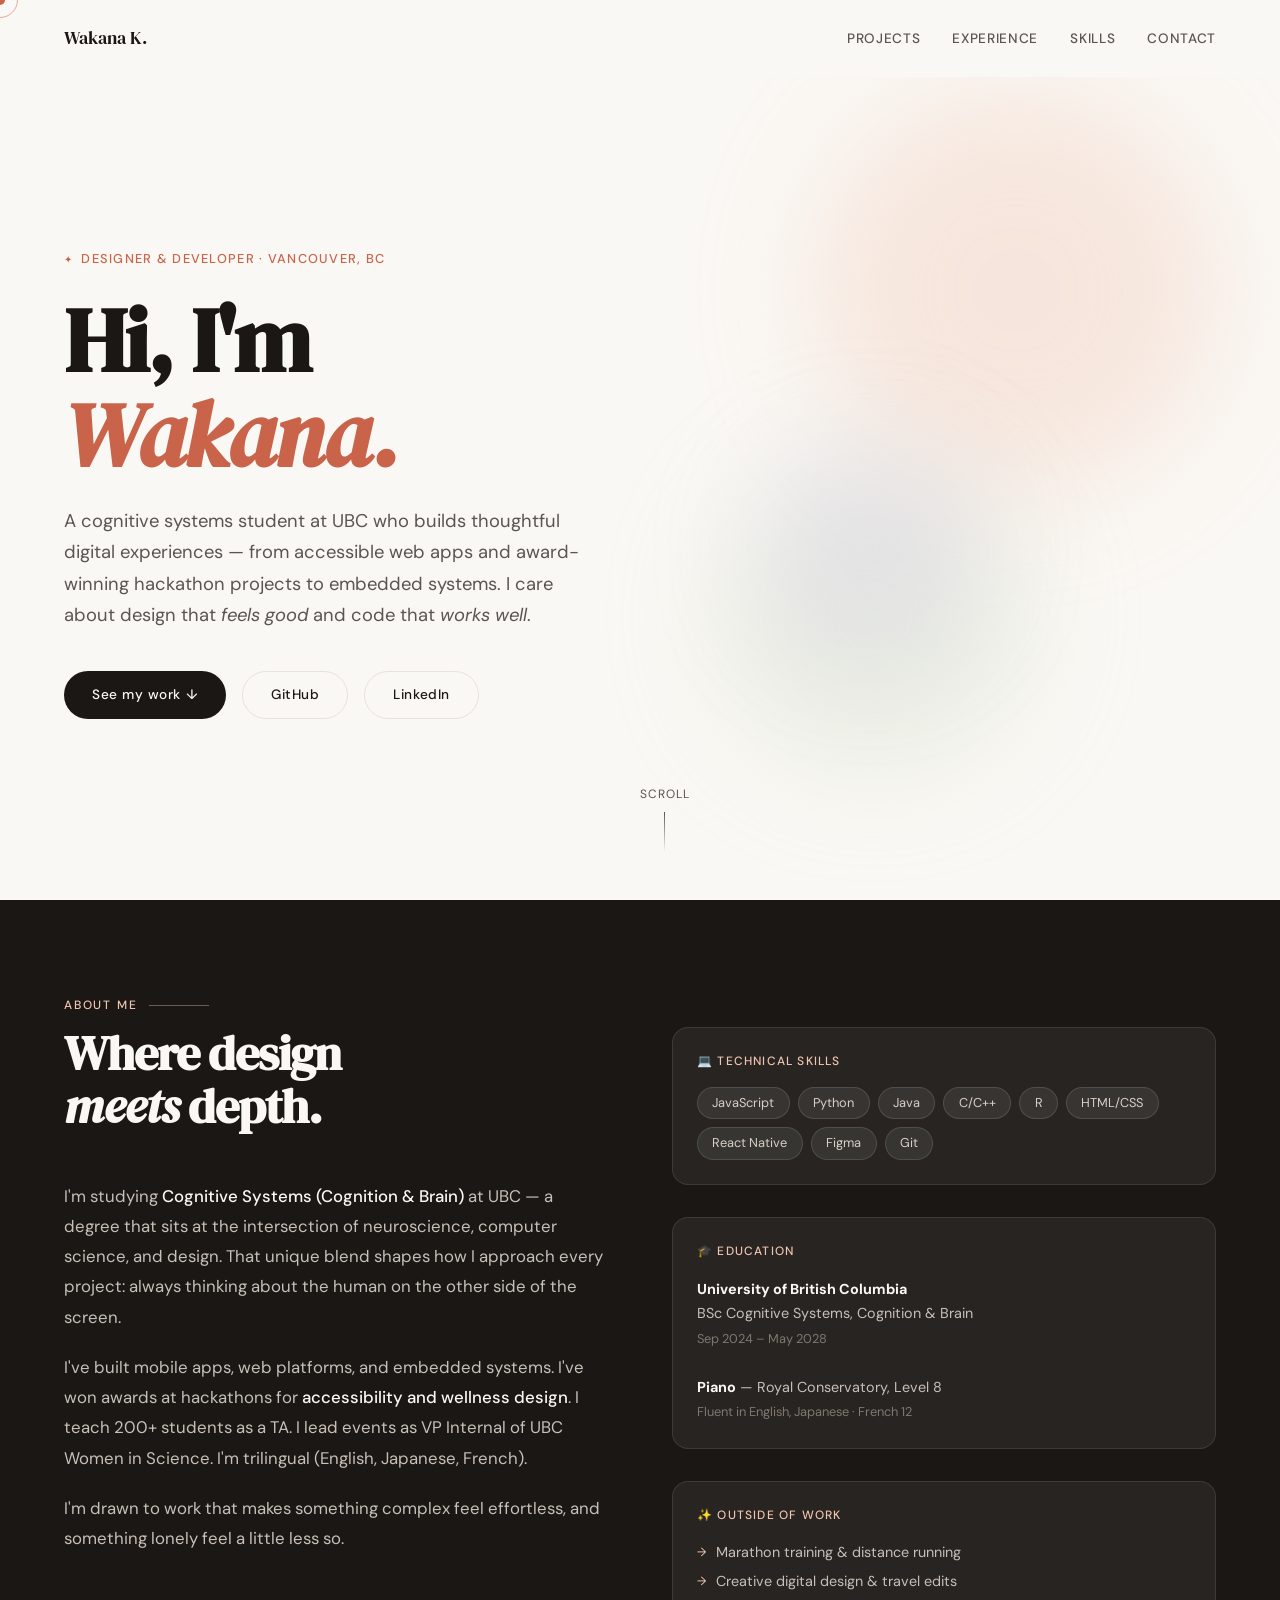
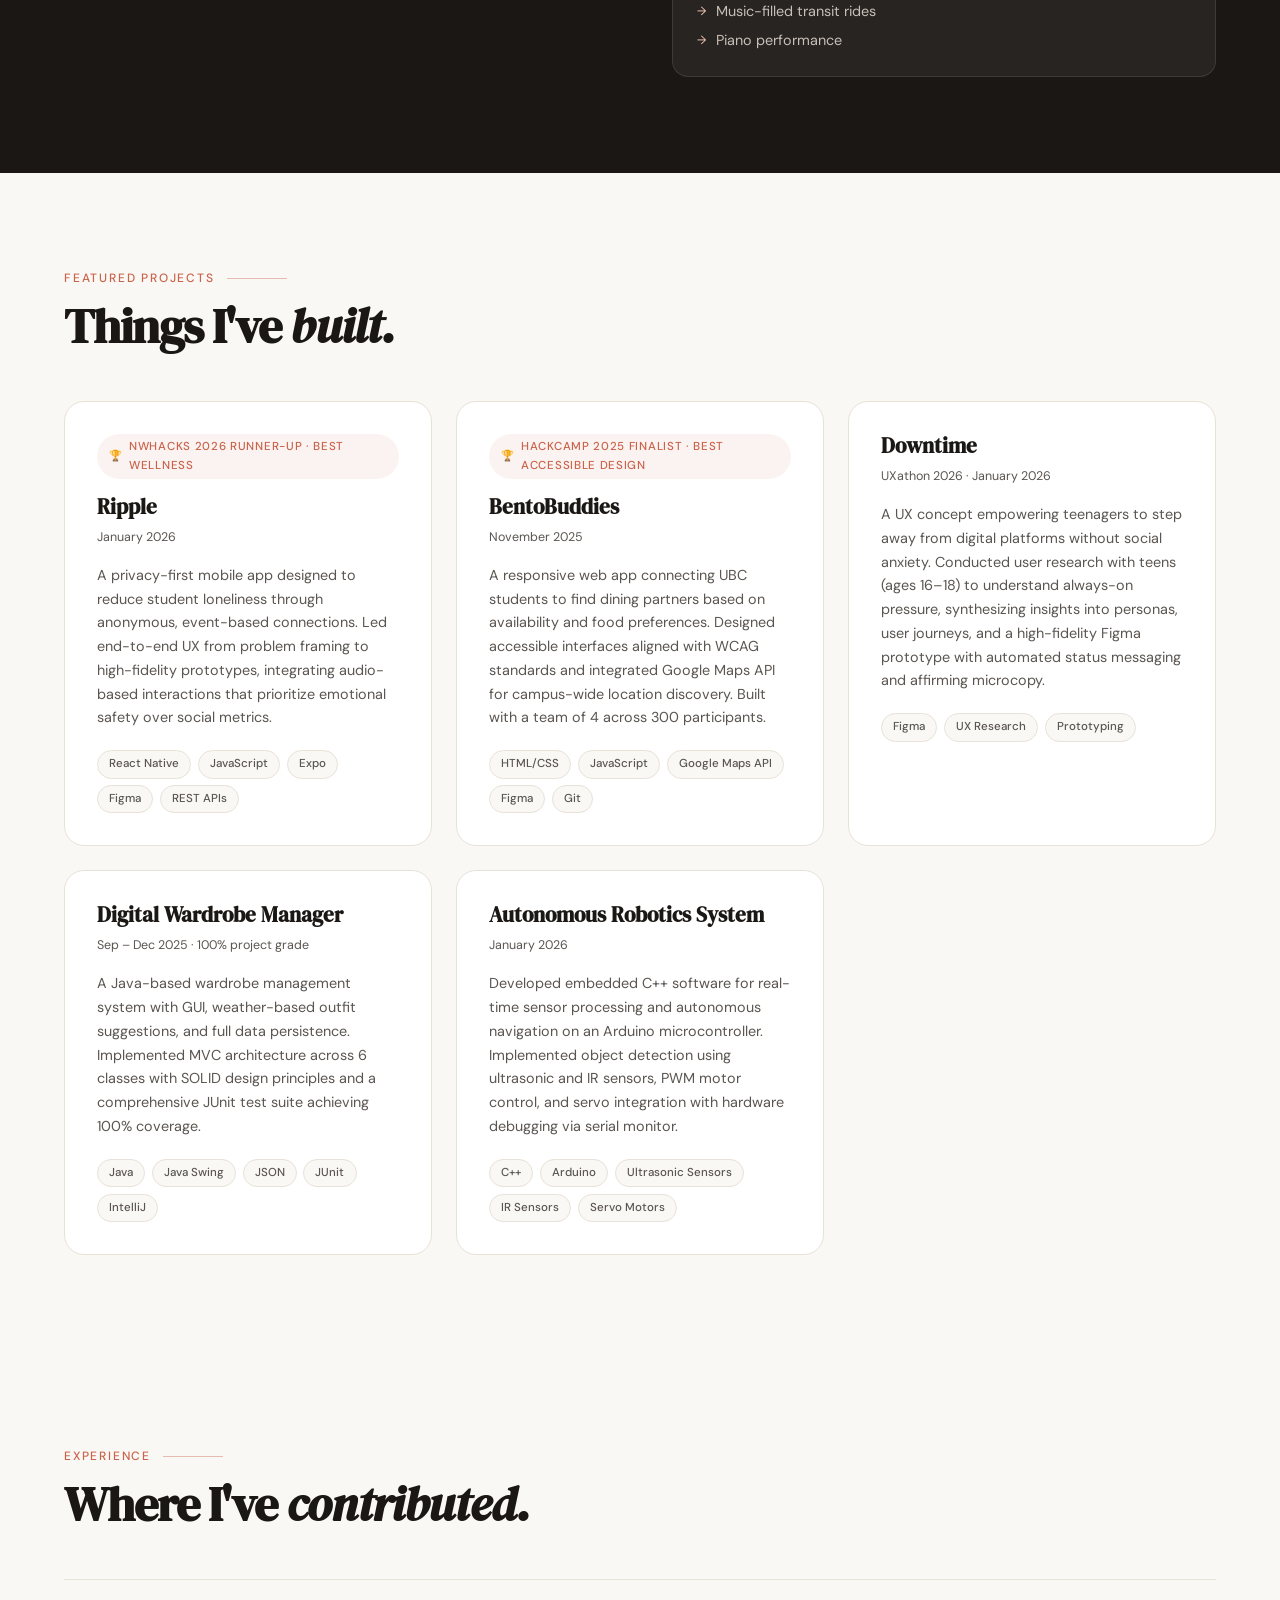
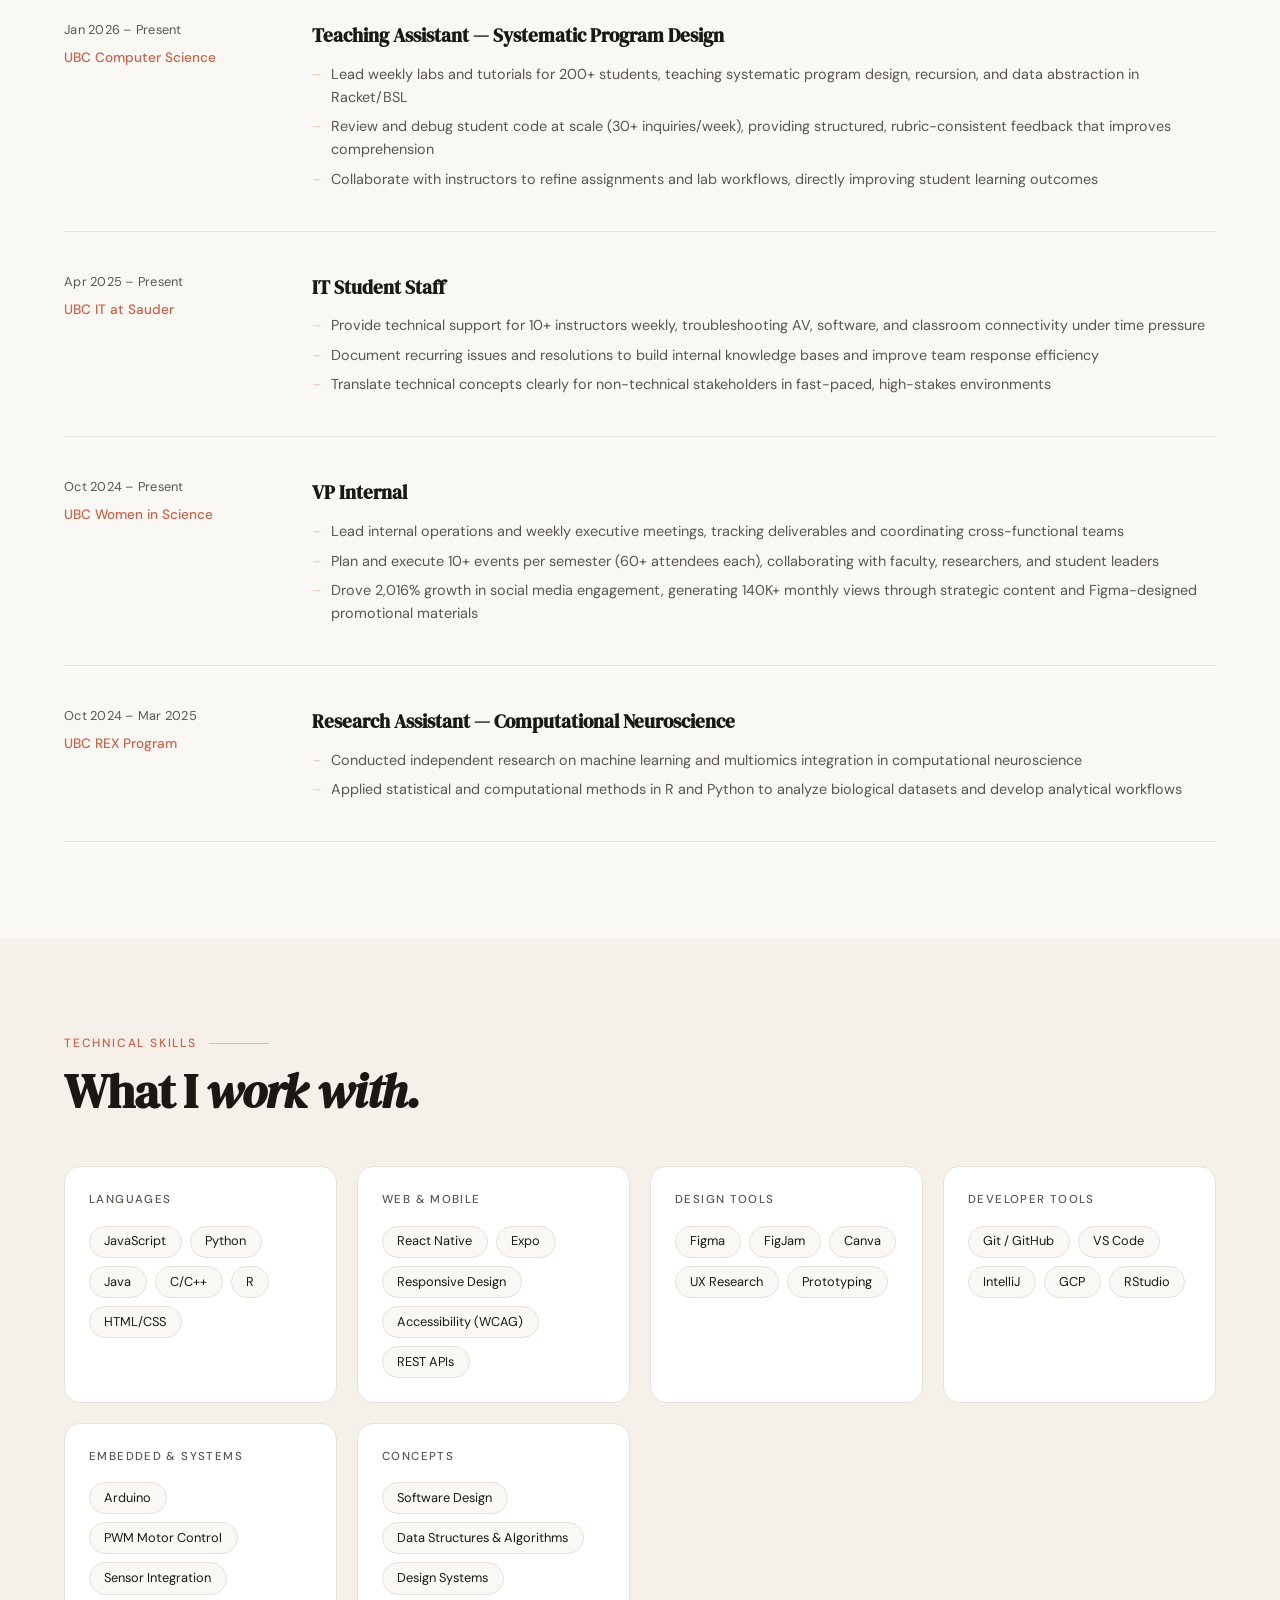
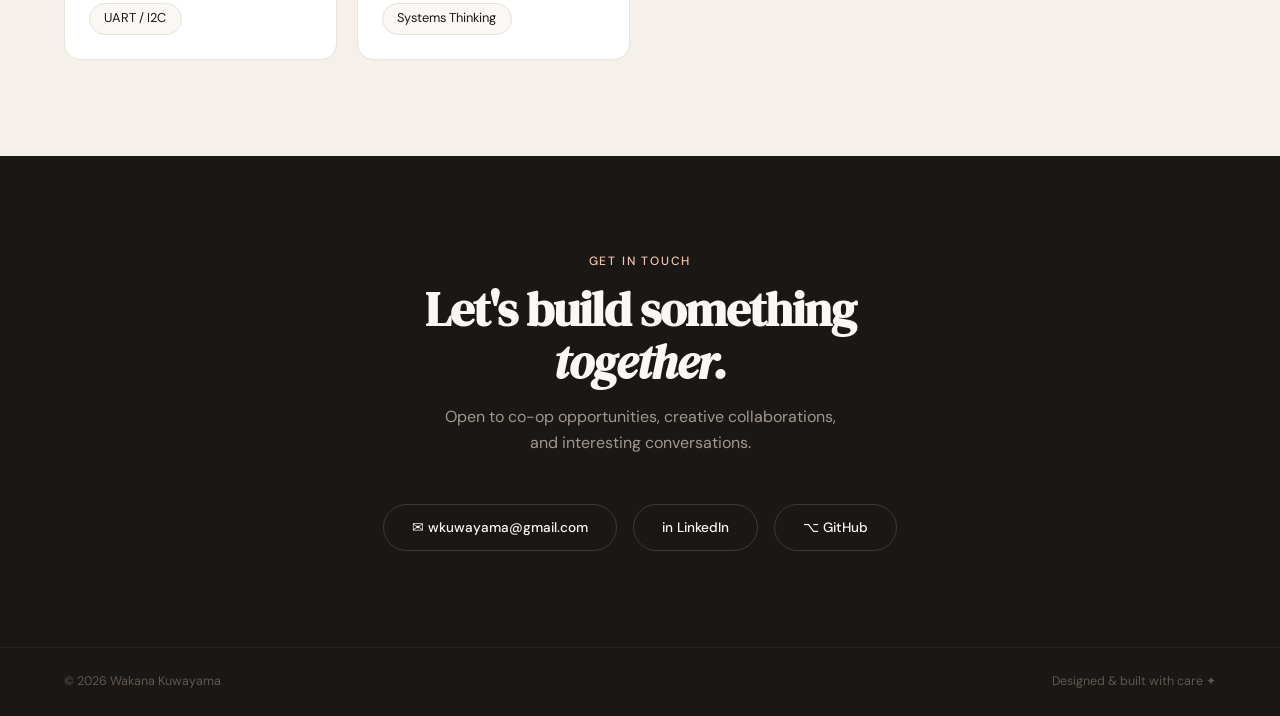
<file: index (3).html>
<!DOCTYPE html>
<html lang="en">
<head>
  <meta charset="UTF-8" />
  <meta name="viewport" content="width=device-width, initial-scale=1.0" />
  <title>Wakana Kuwayama — Designer & Developer</title>
  <link rel="preconnect" href="https://fonts.googleapis.com">
  <link href="https://fonts.googleapis.com/css2?family=DM+Serif+Display:ital@0;1&family=DM+Sans:wght@300;400;500&display=swap" rel="stylesheet">
  <style>
    :root {
      --cream: #faf8f4;
      --ink: #1a1714;
      --ink-soft: #5a5550;
      --blush: #f0c4b0;
      --sage: #c8d5c0;
      --lavender: #d4cce8;
      --accent: #c9634a;
      --border: #e8e2d8;
    }

    *, *::before, *::after { box-sizing: border-box; margin: 0; padding: 0; }

    html { scroll-behavior: smooth; }

    body {
      font-family: 'DM Sans', sans-serif;
      background: var(--cream);
      color: var(--ink);
      font-size: 16px;
      line-height: 1.6;
      cursor: none;
    }

    /* Custom cursor */
    .cursor {
      width: 10px; height: 10px;
      background: var(--accent);
      border-radius: 50%;
      position: fixed;
      pointer-events: none;
      z-index: 9999;
      transform: translate(-50%, -50%);
      transition: transform 0.1s ease;
    }
    .cursor-ring {
      width: 36px; height: 36px;
      border: 1.5px solid var(--accent);
      border-radius: 50%;
      position: fixed;
      pointer-events: none;
      z-index: 9998;
      transform: translate(-50%, -50%);
      transition: all 0.15s ease;
      opacity: 0.5;
    }
    a:hover ~ .cursor, button:hover ~ .cursor { transform: translate(-50%, -50%) scale(2); }

    /* NAV */
    nav {
      position: fixed; top: 0; left: 0; right: 0;
      z-index: 100;
      padding: 1.5rem 4rem;
      display: flex; justify-content: space-between; align-items: center;
      background: var(--cream);
      border-bottom: 1px solid transparent;
      transition: border-color 0.3s;
    }
    nav.scrolled { border-bottom-color: var(--border); }
    .nav-logo {
      font-family: 'DM Serif Display', serif;
      font-size: 1.1rem;
      color: var(--ink);
      text-decoration: none;
    }
    .nav-links { display: flex; gap: 2rem; list-style: none; }
    .nav-links a {
      font-size: 0.85rem;
      font-weight: 500;
      letter-spacing: 0.05em;
      text-transform: uppercase;
      color: var(--ink-soft);
      text-decoration: none;
      transition: color 0.2s;
      position: relative;
    }
    .nav-links a::after {
      content: '';
      position: absolute; bottom: -2px; left: 0;
      width: 0; height: 1px;
      background: var(--accent);
      transition: width 0.3s ease;
    }
    .nav-links a:hover { color: var(--ink); }
    .nav-links a:hover::after { width: 100%; }

    /* HERO */
    .hero {
      min-height: 100vh;
      display: flex; align-items: center;
      padding: 8rem 4rem 4rem;
      position: relative;
      overflow: hidden;
    }

    /* Decorative blobs */
    .blob {
      position: absolute;
      border-radius: 50%;
      filter: blur(60px);
      opacity: 0.35;
      pointer-events: none;
    }
    .blob-1 { width: 400px; height: 400px; background: var(--blush); top: 10%; right: 5%; animation: float 8s ease-in-out infinite; }
    .blob-2 { width: 300px; height: 300px; background: var(--sage); bottom: 15%; right: 20%; animation: float 10s ease-in-out infinite reverse; }
    .blob-3 { width: 200px; height: 200px; background: var(--lavender); top: 50%; left: 60%; animation: float 7s ease-in-out infinite 2s; }

    @keyframes float {
      0%, 100% { transform: translateY(0px) rotate(0deg); }
      50% { transform: translateY(-20px) rotate(5deg); }
    }

    .hero-content { max-width: 720px; position: relative; z-index: 2; }

    .hero-tag {
      display: inline-flex; align-items: center; gap: 0.5rem;
      font-size: 0.8rem; font-weight: 500; letter-spacing: 0.1em;
      text-transform: uppercase; color: var(--accent);
      margin-bottom: 1.5rem;
      opacity: 0; animation: fadeUp 0.8s ease forwards 0.2s;
    }
    .hero-tag::before { content: '✦'; font-size: 0.6rem; }

    .hero-name {
      font-family: 'DM Serif Display', serif;
      font-size: clamp(3.5rem, 7vw, 6rem);
      line-height: 1.05;
      letter-spacing: -0.02em;
      margin-bottom: 1.5rem;
      opacity: 0; animation: fadeUp 0.8s ease forwards 0.4s;
    }
    .hero-name em {
      font-style: italic;
      color: var(--accent);
    }

    .hero-bio {
      font-size: 1.15rem;
      color: var(--ink-soft);
      max-width: 520px;
      line-height: 1.7;
      margin-bottom: 2.5rem;
      opacity: 0; animation: fadeUp 0.8s ease forwards 0.6s;
    }

    .hero-links {
      display: flex; gap: 1rem; flex-wrap: wrap;
      opacity: 0; animation: fadeUp 0.8s ease forwards 0.8s;
    }

    .btn {
      display: inline-flex; align-items: center; gap: 0.4rem;
      padding: 0.75rem 1.75rem;
      font-family: 'DM Sans', sans-serif;
      font-size: 0.85rem; font-weight: 500;
      letter-spacing: 0.04em;
      text-decoration: none;
      border-radius: 100px;
      transition: all 0.25s ease;
      cursor: none;
    }
    .btn-primary {
      background: var(--ink);
      color: var(--cream);
    }
    .btn-primary:hover {
      background: var(--accent);
      transform: translateY(-2px);
    }
    .btn-outline {
      border: 1.5px solid var(--border);
      color: var(--ink);
      background: transparent;
    }
    .btn-outline:hover {
      border-color: var(--ink);
      transform: translateY(-2px);
      background: var(--ink);
      color: var(--cream);
    }

    /* scroll indicator */
    .scroll-hint {
      position: absolute; bottom: 3rem; left: 50%; transform: translateX(-50%);
      display: flex; flex-direction: column; align-items: center; gap: 0.5rem;
      font-size: 0.75rem; letter-spacing: 0.08em; text-transform: uppercase;
      color: var(--ink-soft);
      opacity: 0; animation: fadeUp 0.8s ease forwards 1.2s;
    }
    .scroll-line {
      width: 1px; height: 40px;
      background: linear-gradient(to bottom, var(--ink-soft), transparent);
      animation: scrollPulse 2s ease-in-out infinite;
    }
    @keyframes scrollPulse {
      0%, 100% { transform: scaleY(1); opacity: 1; }
      50% { transform: scaleY(0.5); opacity: 0.5; }
    }

    @keyframes fadeUp {
      from { opacity: 0; transform: translateY(20px); }
      to { opacity: 1; transform: translateY(0); }
    }

    /* SECTIONS */
    section { padding: 6rem 4rem; }
    .section-label {
      font-size: 0.75rem; font-weight: 500; letter-spacing: 0.15em;
      text-transform: uppercase; color: var(--accent);
      margin-bottom: 0.75rem;
      display: flex; align-items: center; gap: 0.75rem;
    }
    .section-label::after {
      content: ''; flex: 1 1 0; max-width: 60px;
      height: 1px; background: var(--accent); opacity: 0.4;
    }
    .section-title {
      font-family: 'DM Serif Display', serif;
      font-size: clamp(2rem, 4vw, 3rem);
      line-height: 1.1;
      letter-spacing: -0.02em;
      margin-bottom: 3rem;
    }

    /* ABOUT */
    .about { background: var(--ink); color: var(--cream); }
    .about .section-label { color: var(--blush); }
    .about .section-label::after { background: var(--blush); }
    .about-grid {
      display: grid;
      grid-template-columns: 1fr 1fr;
      gap: 4rem;
      align-items: start;
    }
    .about-text p {
      font-size: 1.05rem;
      line-height: 1.8;
      color: #c8c0b8;
      margin-bottom: 1.25rem;
    }
    .about-text p strong { color: var(--cream); font-weight: 500; }
    .about-details { display: flex; flex-direction: column; gap: 2rem; }
    .detail-card {
      background: rgba(255,255,255,0.06);
      border: 1px solid rgba(255,255,255,0.1);
      border-radius: 16px;
      padding: 1.5rem;
    }
    .detail-card h4 {
      font-size: 0.75rem; font-weight: 500; letter-spacing: 0.1em;
      text-transform: uppercase; color: var(--blush);
      margin-bottom: 1rem;
    }
    .tag-cloud { display: flex; flex-wrap: wrap; gap: 0.5rem; }
    .tag {
      font-size: 0.8rem;
      padding: 0.3rem 0.9rem;
      border-radius: 100px;
      background: rgba(255,255,255,0.08);
      color: #d8d0c8;
      border: 1px solid rgba(255,255,255,0.12);
    }
    .hobbies-list { display: flex; flex-direction: column; gap: 0.4rem; }
    .hobbies-list span {
      font-size: 0.9rem; color: #c8c0b8;
      display: flex; align-items: center; gap: 0.6rem;
    }
    .hobbies-list span::before { content: '→'; color: var(--blush); font-size: 0.75rem; }

    /* PROJECTS */
    .projects-grid {
      display: grid;
      grid-template-columns: repeat(auto-fill, minmax(340px, 1fr));
      gap: 1.5rem;
    }
    .project-card {
      background: white;
      border: 1px solid var(--border);
      border-radius: 20px;
      padding: 2rem;
      transition: all 0.3s ease;
      position: relative;
      overflow: hidden;
    }
    .project-card::before {
      content: '';
      position: absolute; top: 0; left: 0; right: 0;
      height: 3px;
      background: linear-gradient(90deg, var(--blush), var(--lavender));
      transform: scaleX(0);
      transform-origin: left;
      transition: transform 0.4s ease;
    }
    .project-card:hover { transform: translateY(-4px); box-shadow: 0 20px 60px rgba(0,0,0,0.08); }
    .project-card:hover::before { transform: scaleX(1); }

    .project-award {
      display: inline-flex; align-items: center; gap: 0.4rem;
      font-size: 0.72rem; font-weight: 500; letter-spacing: 0.06em;
      text-transform: uppercase;
      color: var(--accent);
      background: rgba(201, 99, 74, 0.08);
      padding: 0.25rem 0.75rem;
      border-radius: 100px;
      margin-bottom: 1rem;
    }
    .project-award::before { content: '🏆'; font-size: 0.65rem; }
    .project-card h3 {
      font-family: 'DM Serif Display', serif;
      font-size: 1.3rem;
      margin-bottom: 0.5rem;
      line-height: 1.2;
    }
    .project-date {
      font-size: 0.78rem; color: var(--ink-soft);
      margin-bottom: 1rem;
    }
    .project-desc {
      font-size: 0.9rem;
      color: var(--ink-soft);
      line-height: 1.65;
      margin-bottom: 1.25rem;
    }
    .project-tech { display: flex; flex-wrap: wrap; gap: 0.4rem; }
    .tech-tag {
      font-size: 0.72rem; font-weight: 500;
      padding: 0.25rem 0.7rem;
      border-radius: 100px;
      background: var(--cream);
      color: var(--ink-soft);
      border: 1px solid var(--border);
    }

    /* EXPERIENCE */
    .experience { background: var(--cream); }
    .exp-list { display: flex; flex-direction: column; gap: 0; }
    .exp-item {
      display: grid;
      grid-template-columns: 200px 1fr;
      gap: 3rem;
      padding: 2.5rem 0;
      border-bottom: 1px solid var(--border);
      position: relative;
    }
    .exp-item:first-child { border-top: 1px solid var(--border); }
    .exp-meta { }
    .exp-date {
      font-size: 0.8rem; color: var(--ink-soft);
      letter-spacing: 0.02em; margin-bottom: 0.4rem;
    }
    .exp-org {
      font-size: 0.85rem; font-weight: 500;
      color: var(--accent);
    }
    .exp-content h3 {
      font-family: 'DM Serif Display', serif;
      font-size: 1.2rem;
      margin-bottom: 0.75rem;
    }
    .exp-content ul { list-style: none; display: flex; flex-direction: column; gap: 0.4rem; }
    .exp-content li {
      font-size: 0.9rem; color: var(--ink-soft);
      line-height: 1.6;
      padding-left: 1.2rem;
      position: relative;
    }
    .exp-content li::before {
      content: '–';
      position: absolute; left: 0;
      color: var(--blush);
    }

    /* SKILLS */
    .skills { background: #f5f0ea; }
    .skills-grid {
      display: grid;
      grid-template-columns: repeat(auto-fill, minmax(260px, 1fr));
      gap: 1.25rem;
    }
    .skill-block {
      background: white;
      border-radius: 16px;
      padding: 1.5rem;
      border: 1px solid var(--border);
    }
    .skill-block h4 {
      font-size: 0.72rem; font-weight: 500; letter-spacing: 0.12em;
      text-transform: uppercase; color: var(--ink-soft);
      margin-bottom: 1rem;
    }
    .skill-block .tag-cloud .tag {
      background: var(--cream); color: var(--ink);
      border-color: var(--border);
    }

    /* CONTACT */
    .contact {
      background: var(--ink);
      color: var(--cream);
      text-align: center;
    }
    .contact .section-label { justify-content: center; color: var(--blush); }
    .contact .section-label::after { display: none; }
    .contact .section-title { margin-bottom: 1rem; }
    .contact-sub {
      font-size: 1rem; color: #a09890;
      margin-bottom: 3rem;
      max-width: 420px;
      margin-left: auto; margin-right: auto;
    }
    .contact-links {
      display: flex; justify-content: center; flex-wrap: wrap; gap: 1rem;
    }
    .contact-link {
      display: inline-flex; align-items: center; gap: 0.5rem;
      padding: 0.75rem 1.75rem;
      border: 1.5px solid rgba(255,255,255,0.15);
      border-radius: 100px;
      font-size: 0.85rem; font-weight: 500;
      color: var(--cream);
      text-decoration: none;
      transition: all 0.25s ease;
      cursor: none;
    }
    .contact-link:hover {
      border-color: var(--blush);
      color: var(--blush);
      transform: translateY(-2px);
    }

    footer {
      background: var(--ink);
      border-top: 1px solid rgba(255,255,255,0.06);
      padding: 1.5rem 4rem;
      display: flex; justify-content: space-between; align-items: center;
      font-size: 0.78rem; color: #605850;
    }

    /* Reveal animations */
    .reveal {
      opacity: 0;
      transform: translateY(24px);
      transition: opacity 0.7s ease, transform 0.7s ease;
    }
    .reveal.visible {
      opacity: 1;
      transform: none;
    }
    .reveal-delay-1 { transition-delay: 0.1s; }
    .reveal-delay-2 { transition-delay: 0.2s; }
    .reveal-delay-3 { transition-delay: 0.3s; }

    /* Mobile */
    @media (max-width: 768px) {
      nav { padding: 1.25rem 1.5rem; }
      .nav-links { display: none; }
      .hero { padding: 7rem 1.5rem 3rem; }
      section { padding: 4rem 1.5rem; }
      .about-grid { grid-template-columns: 1fr; gap: 2rem; }
      .exp-item { grid-template-columns: 1fr; gap: 0.5rem; }
      footer { flex-direction: column; gap: 0.5rem; text-align: center; }
      body { cursor: auto; }
      .cursor, .cursor-ring { display: none; }
    }
  </style>
</head>
<body>

  <div class="cursor" id="cursor"></div>
  <div class="cursor-ring" id="cursorRing"></div>

  <!-- NAV -->
  <nav id="nav">
    <a href="#" class="nav-logo">Wakana K.</a>
    <ul class="nav-links">
      <li><a href="#projects">Projects</a></li>
      <li><a href="#experience">Experience</a></li>
      <li><a href="#skills">Skills</a></li>
      <li><a href="#contact">Contact</a></li>
    </ul>
  </nav>

  <!-- HERO -->
  <section class="hero">
    <div class="blob blob-1"></div>
    <div class="blob blob-2"></div>
    <div class="blob blob-3"></div>
    <div class="hero-content">
      <div class="hero-tag">Designer & Developer · Vancouver, BC</div>
      <h1 class="hero-name">
        Hi, I'm<br><em>Wakana.</em>
      </h1>
      <p class="hero-bio">
        A cognitive systems student at UBC who builds thoughtful digital experiences — from accessible web apps and award-winning hackathon projects to embedded systems. I care about design that <em>feels good</em> and code that <em>works well</em>.
      </p>
      <div class="hero-links">
        <a href="#projects" class="btn btn-primary">See my work ↓</a>
        <a href="https://github.com/wakana-k98" target="_blank" class="btn btn-outline">GitHub</a>
        <a href="https://www.linkedin.com/in/wakana-k/" target="_blank" class="btn btn-outline">LinkedIn</a>
      </div>
    </div>
    <div class="scroll-hint">
      <span>Scroll</span>
      <div class="scroll-line"></div>
    </div>
  </section>

  <!-- ABOUT -->
  <section class="about" id="about">
    <div class="section-label">About me</div>
    <div class="about-grid">
      <div class="about-text reveal">
        <h2 class="section-title" style="color:var(--cream);">Where design<br><em>meets</em> depth.</h2>
        <p>I'm studying <strong>Cognitive Systems (Cognition & Brain)</strong> at UBC — a degree that sits at the intersection of neuroscience, computer science, and design. That unique blend shapes how I approach every project: always thinking about the human on the other side of the screen.</p>
        <p>I've built mobile apps, web platforms, and embedded systems. I've won awards at hackathons for <strong>accessibility and wellness design</strong>. I teach 200+ students as a TA. I lead events as VP Internal of UBC Women in Science. I'm trilingual (English, Japanese, French).</p>
        <p>I'm drawn to work that makes something complex feel effortless, and something lonely feel a little less so.</p>
      </div>
      <div class="about-details reveal reveal-delay-2">
        <div class="detail-card">
          <h4>💻 Technical Skills</h4>
          <div class="tag-cloud">
            <span class="tag">JavaScript</span>
            <span class="tag">Python</span>
            <span class="tag">Java</span>
            <span class="tag">C/C++</span>
            <span class="tag">R</span>
            <span class="tag">HTML/CSS</span>
            <span class="tag">React Native</span>
            <span class="tag">Figma</span>
            <span class="tag">Git</span>
          </div>
        </div>
        <div class="detail-card">
          <h4>🎓 Education</h4>
          <div style="color:#c8c0b8; font-size:0.9rem; line-height:1.7;">
            <strong style="color:var(--cream);">University of British Columbia</strong><br>
            BSc Cognitive Systems, Cognition & Brain<br>
            <span style="font-size:0.8rem; color:#807870;">Sep 2024 – May 2028</span><br><br>
            <strong style="color:var(--cream);">Piano</strong> — Royal Conservatory, Level 8<br>
            <span style="font-size:0.8rem; color:#807870;">Fluent in English, Japanese · French 12</span>
          </div>
        </div>
        <div class="detail-card">
          <h4>✨ Outside of work</h4>
          <div class="hobbies-list">
            <span>Marathon training & distance running</span>
            <span>Creative digital design & travel edits</span>
            <span>Music-filled transit rides</span>
            <span>Piano performance</span>
          </div>
        </div>
      </div>
    </div>
  </section>

  <!-- PROJECTS -->
  <section id="projects">
    <div class="section-label reveal">Featured Projects</div>
    <h2 class="section-title reveal">Things I've <em style="font-family:'DM Serif Display',serif; font-style:italic;">built.</em></h2>
    <div class="projects-grid">

      <div class="project-card reveal">
        <div class="project-award">nwHacks 2026 Runner-up · Best Wellness</div>
        <h3>Ripple</h3>
        <div class="project-date">January 2026</div>
        <p class="project-desc">A privacy-first mobile app designed to reduce student loneliness through anonymous, event-based connections. Led end-to-end UX from problem framing to high-fidelity prototypes, integrating audio-based interactions that prioritize emotional safety over social metrics.</p>
        <div class="project-tech">
          <span class="tech-tag">React Native</span>
          <span class="tech-tag">JavaScript</span>
          <span class="tech-tag">Expo</span>
          <span class="tech-tag">Figma</span>
          <span class="tech-tag">REST APIs</span>
        </div>
      </div>

      <div class="project-card reveal reveal-delay-1">
        <div class="project-award">HackCamp 2025 Finalist · Best Accessible Design</div>
        <h3>BentoBuddies</h3>
        <div class="project-date">November 2025</div>
        <p class="project-desc">A responsive web app connecting UBC students to find dining partners based on availability and food preferences. Designed accessible interfaces aligned with WCAG standards and integrated Google Maps API for campus-wide location discovery. Built with a team of 4 across 300 participants.</p>
        <div class="project-tech">
          <span class="tech-tag">HTML/CSS</span>
          <span class="tech-tag">JavaScript</span>
          <span class="tech-tag">Google Maps API</span>
          <span class="tech-tag">Figma</span>
          <span class="tech-tag">Git</span>
        </div>
      </div>

      <div class="project-card reveal reveal-delay-2">
        <h3>Downtime</h3>
        <div class="project-date">UXathon 2026 · January 2026</div>
        <p class="project-desc">A UX concept empowering teenagers to step away from digital platforms without social anxiety. Conducted user research with teens (ages 16–18) to understand always-on pressure, synthesizing insights into personas, user journeys, and a high-fidelity Figma prototype with automated status messaging and affirming microcopy.</p>
        <div class="project-tech">
          <span class="tech-tag">Figma</span>
          <span class="tech-tag">UX Research</span>
          <span class="tech-tag">Prototyping</span>
        </div>
      </div>

      <div class="project-card reveal reveal-delay-1">
        <h3>Digital Wardrobe Manager</h3>
        <div class="project-date">Sep – Dec 2025 · 100% project grade</div>
        <p class="project-desc">A Java-based wardrobe management system with GUI, weather-based outfit suggestions, and full data persistence. Implemented MVC architecture across 6 classes with SOLID design principles and a comprehensive JUnit test suite achieving 100% coverage.</p>
        <div class="project-tech">
          <span class="tech-tag">Java</span>
          <span class="tech-tag">Java Swing</span>
          <span class="tech-tag">JSON</span>
          <span class="tech-tag">JUnit</span>
          <span class="tech-tag">IntelliJ</span>
        </div>
      </div>

      <div class="project-card reveal reveal-delay-2">
        <h3>Autonomous Robotics System</h3>
        <div class="project-date">January 2026</div>
        <p class="project-desc">Developed embedded C++ software for real-time sensor processing and autonomous navigation on an Arduino microcontroller. Implemented object detection using ultrasonic and IR sensors, PWM motor control, and servo integration with hardware debugging via serial monitor.</p>
        <div class="project-tech">
          <span class="tech-tag">C++</span>
          <span class="tech-tag">Arduino</span>
          <span class="tech-tag">Ultrasonic Sensors</span>
          <span class="tech-tag">IR Sensors</span>
          <span class="tech-tag">Servo Motors</span>
        </div>
      </div>

    </div>
  </section>

  <!-- EXPERIENCE -->
  <section class="experience" id="experience">
    <div class="section-label reveal">Experience</div>
    <h2 class="section-title reveal">Where I've <em style="font-family:'DM Serif Display',serif; font-style:italic;">contributed.</em></h2>
    <div class="exp-list">

      <div class="exp-item reveal">
        <div class="exp-meta">
          <div class="exp-date">Jan 2026 – Present</div>
          <div class="exp-org">UBC Computer Science</div>
        </div>
        <div class="exp-content">
          <h3>Teaching Assistant — Systematic Program Design</h3>
          <ul>
            <li>Lead weekly labs and tutorials for 200+ students, teaching systematic program design, recursion, and data abstraction in Racket/BSL</li>
            <li>Review and debug student code at scale (30+ inquiries/week), providing structured, rubric-consistent feedback that improves comprehension</li>
            <li>Collaborate with instructors to refine assignments and lab workflows, directly improving student learning outcomes</li>
          </ul>
        </div>
      </div>

      <div class="exp-item reveal">
        <div class="exp-meta">
          <div class="exp-date">Apr 2025 – Present</div>
          <div class="exp-org">UBC IT at Sauder</div>
        </div>
        <div class="exp-content">
          <h3>IT Student Staff</h3>
          <ul>
            <li>Provide technical support for 10+ instructors weekly, troubleshooting AV, software, and classroom connectivity under time pressure</li>
            <li>Document recurring issues and resolutions to build internal knowledge bases and improve team response efficiency</li>
            <li>Translate technical concepts clearly for non-technical stakeholders in fast-paced, high-stakes environments</li>
          </ul>
        </div>
      </div>

      <div class="exp-item reveal">
        <div class="exp-meta">
          <div class="exp-date">Oct 2024 – Present</div>
          <div class="exp-org">UBC Women in Science</div>
        </div>
        <div class="exp-content">
          <h3>VP Internal</h3>
          <ul>
            <li>Lead internal operations and weekly executive meetings, tracking deliverables and coordinating cross-functional teams</li>
            <li>Plan and execute 10+ events per semester (60+ attendees each), collaborating with faculty, researchers, and student leaders</li>
            <li>Drove 2,016% growth in social media engagement, generating 140K+ monthly views through strategic content and Figma-designed promotional materials</li>
          </ul>
        </div>
      </div>

      <div class="exp-item reveal">
        <div class="exp-meta">
          <div class="exp-date">Oct 2024 – Mar 2025</div>
          <div class="exp-org">UBC REX Program</div>
        </div>
        <div class="exp-content">
          <h3>Research Assistant — Computational Neuroscience</h3>
          <ul>
            <li>Conducted independent research on machine learning and multiomics integration in computational neuroscience</li>
            <li>Applied statistical and computational methods in R and Python to analyze biological datasets and develop analytical workflows</li>
          </ul>
        </div>
      </div>

    </div>
  </section>

  <!-- SKILLS -->
  <section class="skills" id="skills">
    <div class="section-label reveal">Technical Skills</div>
    <h2 class="section-title reveal">What I <em style="font-family:'DM Serif Display',serif; font-style:italic;">work with.</em></h2>
    <div class="skills-grid">
      <div class="skill-block reveal">
        <h4>Languages</h4>
        <div class="tag-cloud">
          <span class="tag">JavaScript</span>
          <span class="tag">Python</span>
          <span class="tag">Java</span>
          <span class="tag">C/C++</span>
          <span class="tag">R</span>
          <span class="tag">HTML/CSS</span>
        </div>
      </div>
      <div class="skill-block reveal reveal-delay-1">
        <h4>Web & Mobile</h4>
        <div class="tag-cloud">
          <span class="tag">React Native</span>
          <span class="tag">Expo</span>
          <span class="tag">Responsive Design</span>
          <span class="tag">Accessibility (WCAG)</span>
          <span class="tag">REST APIs</span>
        </div>
      </div>
      <div class="skill-block reveal reveal-delay-2">
        <h4>Design Tools</h4>
        <div class="tag-cloud">
          <span class="tag">Figma</span>
          <span class="tag">FigJam</span>
          <span class="tag">Canva</span>
          <span class="tag">UX Research</span>
          <span class="tag">Prototyping</span>
        </div>
      </div>
      <div class="skill-block reveal">
        <h4>Developer Tools</h4>
        <div class="tag-cloud">
          <span class="tag">Git / GitHub</span>
          <span class="tag">VS Code</span>
          <span class="tag">IntelliJ</span>
          <span class="tag">GCP</span>
          <span class="tag">RStudio</span>
        </div>
      </div>
      <div class="skill-block reveal reveal-delay-1">
        <h4>Embedded & Systems</h4>
        <div class="tag-cloud">
          <span class="tag">Arduino</span>
          <span class="tag">PWM Motor Control</span>
          <span class="tag">Sensor Integration</span>
          <span class="tag">UART / I2C</span>
        </div>
      </div>
      <div class="skill-block reveal reveal-delay-2">
        <h4>Concepts</h4>
        <div class="tag-cloud">
          <span class="tag">Software Design</span>
          <span class="tag">Data Structures & Algorithms</span>
          <span class="tag">Design Systems</span>
          <span class="tag">Systems Thinking</span>
        </div>
      </div>
    </div>
  </section>

  <!-- CONTACT -->
  <section class="contact" id="contact">
    <div class="section-label">Get in touch</div>
    <h2 class="section-title" style="color:var(--cream);">Let's build something<br><em style="font-family:'DM Serif Display',serif; font-style:italic;">together.</em></h2>
    <p class="contact-sub">Open to co-op opportunities, creative collaborations, and interesting conversations.</p>
    <div class="contact-links">
      <a href="mailto:wkuwayama@gmail.com" class="contact-link">✉ wkuwayama@gmail.com</a>
      <a href="https://linkedin.com/in/wakana-k" target="_blank" class="contact-link">in LinkedIn</a>
      <a href="https://github.com/wakana-k98" target="_blank" class="contact-link">⌥ GitHub</a>
    </div>
  </section>

  <footer>
    <span>© 2026 Wakana Kuwayama</span>
    <span>Designed & built with care ✦</span>
  </footer>

  <script>
    // Custom cursor
    const cursor = document.getElementById('cursor');
    const cursorRing = document.getElementById('cursorRing');
    document.addEventListener('mousemove', e => {
      cursor.style.left = e.clientX + 'px';
      cursor.style.top = e.clientY + 'px';
      setTimeout(() => {
        cursorRing.style.left = e.clientX + 'px';
        cursorRing.style.top = e.clientY + 'px';
      }, 60);
    });
    document.querySelectorAll('a, button').forEach(el => {
      el.addEventListener('mouseenter', () => {
        cursor.style.transform = 'translate(-50%, -50%) scale(1.8)';
        cursorRing.style.transform = 'translate(-50%, -50%) scale(1.3)';
      });
      el.addEventListener('mouseleave', () => {
        cursor.style.transform = 'translate(-50%, -50%) scale(1)';
        cursorRing.style.transform = 'translate(-50%, -50%) scale(1)';
      });
    });

    // Nav scroll
    window.addEventListener('scroll', () => {
      document.getElementById('nav').classList.toggle('scrolled', window.scrollY > 50);
    });

    // Reveal on scroll
    const observer = new IntersectionObserver((entries) => {
      entries.forEach(e => { if (e.isIntersecting) e.target.classList.add('visible'); });
    }, { threshold: 0.12 });
    document.querySelectorAll('.reveal').forEach(el => observer.observe(el));
  </script>
</body>
</html>
</file>
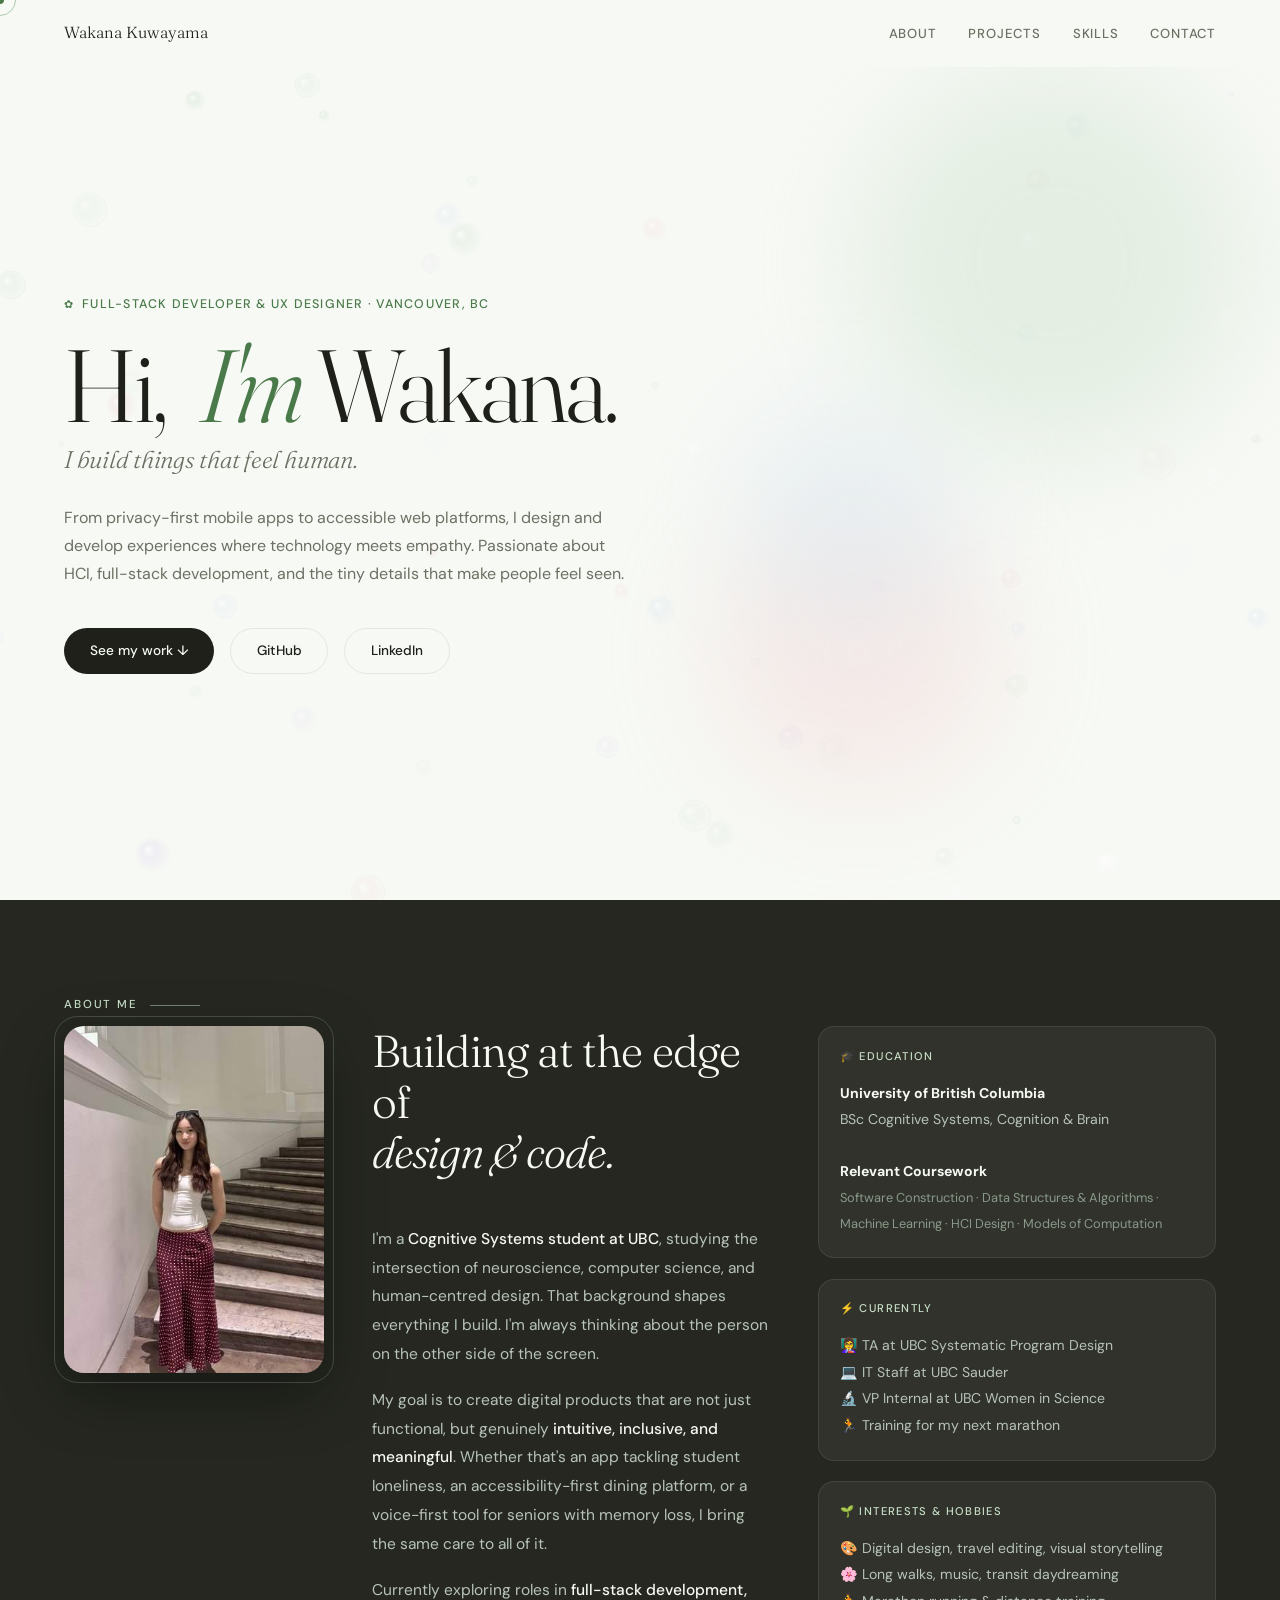
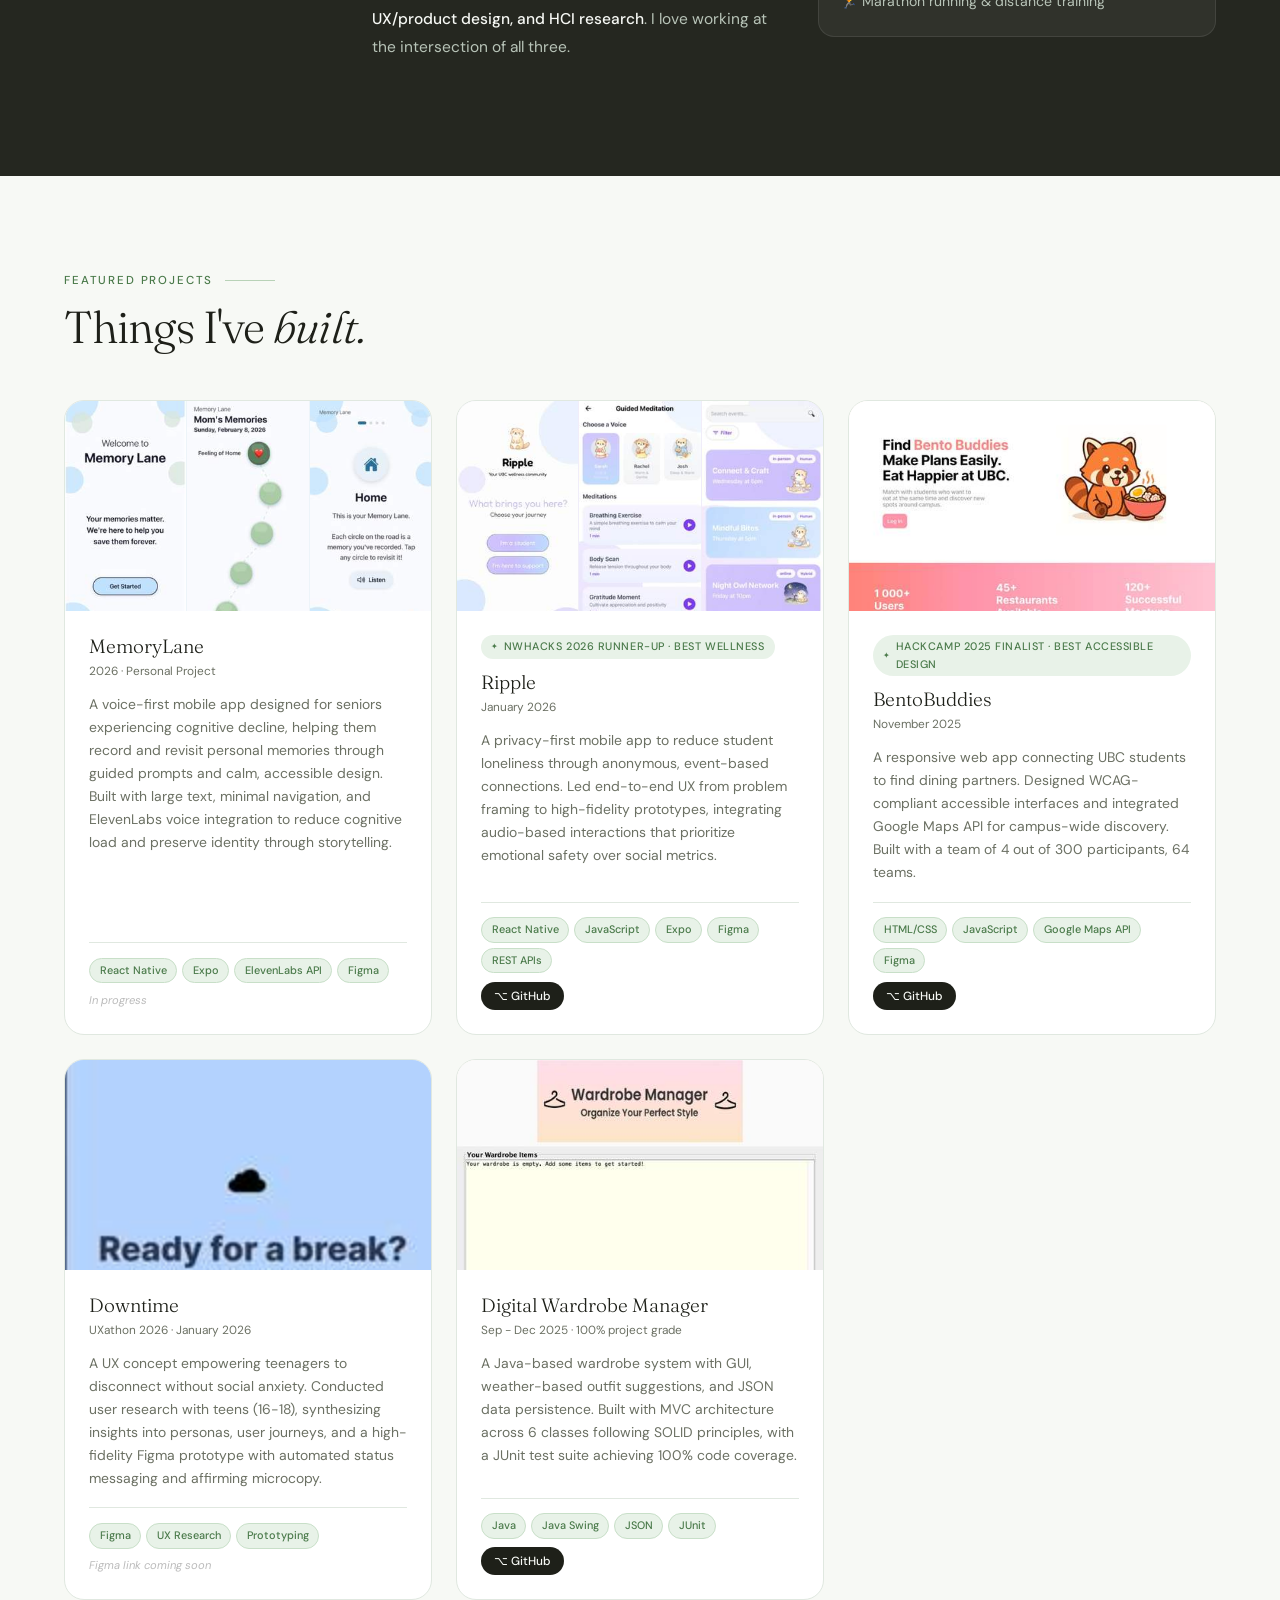
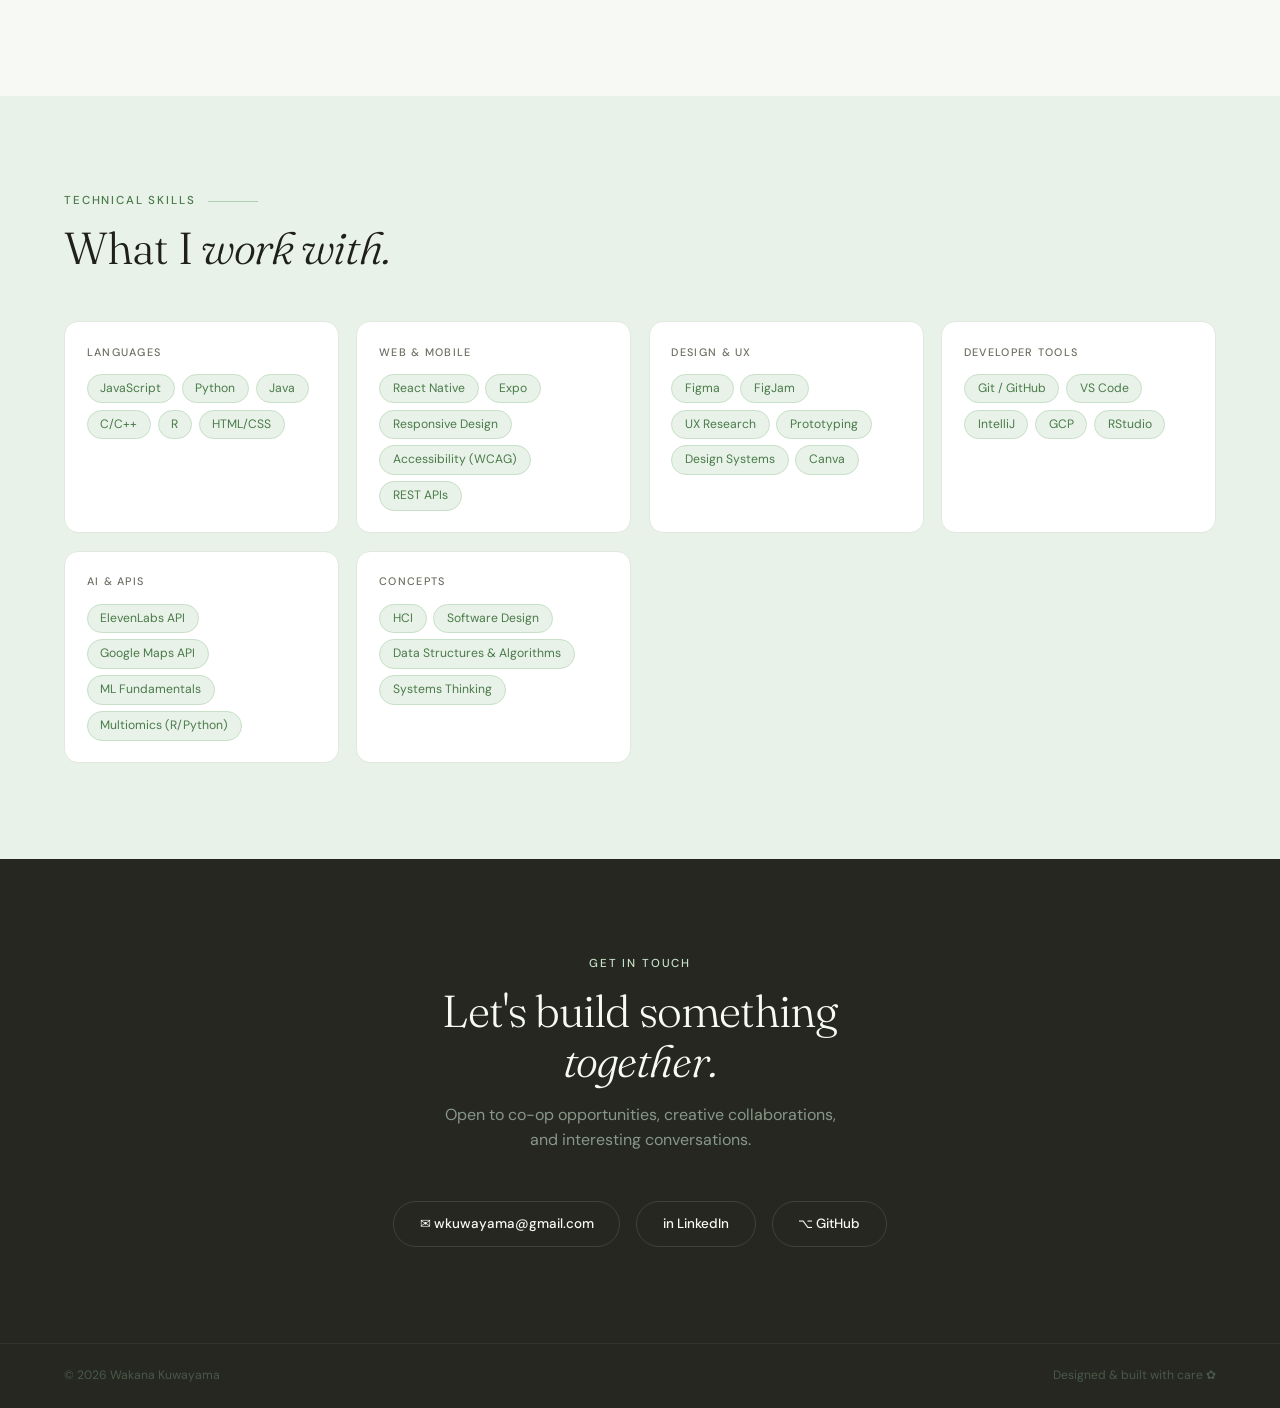
<file: index (8).html>
<!DOCTYPE html>
<html lang="en">
<head>
  <meta charset="UTF-8"/>
  <meta name="viewport" content="width=device-width, initial-scale=1.0"/>
  <title>Wakana Kuwayama | Designer & Developer</title>
  <link rel="preconnect" href="https://fonts.googleapis.com">
  <link href="https://fonts.googleapis.com/css2?family=Fraunces:ital,wght@0,300;0,400;1,300;1,400&family=DM+Sans:wght@300;400;500&display=swap" rel="stylesheet">
  <style>
    :root{--bg:#f7f9f5;--ink:#1e2019;--ink-soft:#6b7063;--mint:#c8dfc8;--mint-light:#e8f2e8;--blush:#f2d4d4;--sky:#d4e4f0;--lavender:#ddd4f0;--accent:#7aab7a;--accent-dark:#4a7a4a;--border:#e0e8e0;--white:#fff}
    *,*::before,*::after{box-sizing:border-box;margin:0;padding:0}
    html{scroll-behavior:smooth}
    body{font-family:'DM Sans',sans-serif;background:var(--bg);color:var(--ink);font-size:16px;line-height:1.6;cursor:none}
    #bubbleCanvas{position:fixed;top:0;left:0;width:100%;height:100%;pointer-events:none;z-index:0}
    .cursor{width:8px;height:8px;background:var(--accent-dark);border-radius:50%;position:fixed;pointer-events:none;z-index:9999;transform:translate(-50%,-50%);transition:transform .12s ease}
    .cursor-ring{width:32px;height:32px;border:1.5px solid var(--accent);border-radius:50%;position:fixed;pointer-events:none;z-index:9998;transform:translate(-50%,-50%);transition:all .18s ease;opacity:.6}
    nav{position:fixed;top:0;left:0;right:0;z-index:101;padding:1.25rem 4rem;display:flex;justify-content:space-between;align-items:center;background:rgba(247,249,245,.92);backdrop-filter:blur(12px);border-bottom:1px solid transparent;transition:border-color .3s}
    nav.scrolled{border-bottom-color:var(--border)}
    .nav-logo{font-family:'Fraunces',serif;font-weight:300;font-size:1rem;color:var(--ink);text-decoration:none}
    .nav-links{display:flex;gap:2rem;list-style:none}
    .nav-links a{font-size:.82rem;font-weight:500;letter-spacing:.06em;text-transform:uppercase;color:var(--ink-soft);text-decoration:none;transition:color .2s;position:relative}
    .nav-links a::after{content:'';position:absolute;bottom:-2px;left:0;width:0;height:1.5px;background:var(--accent);transition:width .3s ease}
    .nav-links a:hover{color:var(--ink)}
    .nav-links a:hover::after{width:100%}
    .hero{min-height:100vh;display:flex;align-items:center;padding:8rem 4rem 4rem;position:relative;overflow:hidden;z-index:1}
    .blob{position:absolute;border-radius:50%;filter:blur(55px);opacity:.4;pointer-events:none}
    .blob-1{width:380px;height:380px;background:var(--mint);top:8%;right:3%;animation:floatBlob 9s ease-in-out infinite}
    .blob-2{width:280px;height:280px;background:var(--blush);bottom:12%;right:22%;animation:floatBlob 11s ease-in-out infinite reverse}
    .blob-3{width:220px;height:220px;background:var(--sky);top:45%;left:58%;animation:floatBlob 7s ease-in-out infinite 1.5s}
    @keyframes floatBlob{0%,100%{transform:translateY(0) rotate(0deg)}50%{transform:translateY(-18px) rotate(4deg)}}
    .hero-content{max-width:780px;position:relative;z-index:2}
    .hero-tag{display:inline-flex;align-items:center;gap:.5rem;font-size:.78rem;font-weight:500;letter-spacing:.1em;text-transform:uppercase;color:var(--accent-dark);margin-bottom:1.2rem;opacity:0;animation:fadeUp .9s cubic-bezier(.16,1,.3,1) forwards .3s}
    .hero-tag::before{content:'✿';font-size:.7rem}
    .hero-name{font-family:'Fraunces',serif;font-weight:300;font-size:clamp(3.5rem,8vw,6.5rem);line-height:1;letter-spacing:-.03em;margin-bottom:.3rem}
    .hero-name .word{display:inline-block;opacity:0;transform:translateY(60px) rotate(-2deg);animation:wordReveal .9s cubic-bezier(.16,1,.3,1) forwards}
    .word-1{animation-delay:.5s}
    .word-2{animation-delay:.65s;color:var(--accent-dark);font-style:italic;margin-left:.2em}
    .word-3{animation-delay:.8s;display:block}
    @keyframes wordReveal{to{opacity:1;transform:translateY(0) rotate(0deg)}}
    .hero-sub{font-family:'Fraunces',serif;font-style:italic;font-weight:300;font-size:clamp(1.1rem,2.5vw,1.5rem);color:var(--ink-soft);margin-bottom:1.5rem;opacity:0;animation:fadeUp .9s cubic-bezier(.16,1,.3,1) forwards 1.05s;letter-spacing:-.01em}
    .hero-bio{font-size:1rem;color:var(--ink-soft);max-width:560px;line-height:1.75;margin-bottom:2.5rem;opacity:0;animation:fadeUp .9s cubic-bezier(.16,1,.3,1) forwards 1.2s}
    .hero-links{display:flex;gap:1rem;flex-wrap:wrap;opacity:0;animation:fadeUp .9s cubic-bezier(.16,1,.3,1) forwards 1.35s}
    @keyframes fadeUp{from{opacity:0;transform:translateY(24px)}to{opacity:1;transform:translateY(0)}}
    .btn{display:inline-flex;align-items:center;gap:.4rem;padding:.7rem 1.6rem;font-family:'DM Sans',sans-serif;font-size:.85rem;font-weight:500;text-decoration:none;border-radius:100px;transition:all .25s ease;cursor:none}
    .btn-primary{background:var(--ink);color:var(--bg)}
    .btn-primary:hover{background:var(--accent-dark);transform:translateY(-2px)}
    .btn-outline{border:1.5px solid var(--border);color:var(--ink)}
    .btn-outline:hover{border-color:var(--ink);background:var(--ink);color:var(--bg);transform:translateY(-2px)}
    section{padding:6rem 4rem;position:relative;z-index:1}
    .section-label{font-size:.72rem;font-weight:500;letter-spacing:.16em;text-transform:uppercase;color:var(--accent-dark);margin-bottom:.75rem;display:flex;align-items:center;gap:.75rem}
    .section-label::after{content:'';flex:1 1 0;max-width:50px;height:1px;background:var(--accent);opacity:.5}
    .section-title{font-family:'Fraunces',serif;font-weight:300;font-size:clamp(2rem,4vw,2.8rem);line-height:1.12;letter-spacing:-.02em;margin-bottom:3rem}
    .about{background:rgba(30,32,25,.97);color:var(--bg)}
    .about .section-label{color:var(--mint)}
    .about .section-label::after{background:var(--mint)}
    .about-grid{display:grid;grid-template-columns:260px 1fr 1fr;gap:3rem;align-items:start}
    .about-photo-wrap{position:relative}
    .about-photo{width:100%;aspect-ratio:3/4;object-fit:cover;object-position:top center;border-radius:20px;box-shadow:0 20px 60px rgba(0,0,0,.4);display:block}
    .about-photo-deco{position:absolute;top:-10px;left:-10px;width:calc(100% + 20px);height:calc(100% + 20px);border:1.5px solid rgba(200,223,200,.2);border-radius:24px;pointer-events:none}
    .about-text p{font-size:.97rem;line-height:1.85;color:#b8c4b8;margin-bottom:1.1rem}
    .about-text p strong{color:var(--bg);font-weight:500}
    .about-details{display:flex;flex-direction:column;gap:1.3rem}
    .detail-card{background:rgba(255,255,255,.05);border:1px solid rgba(255,255,255,.09);border-radius:16px;padding:1.3rem}
    .detail-card h4{font-size:.7rem;font-weight:500;letter-spacing:.12em;text-transform:uppercase;color:var(--mint);margin-bottom:.85rem}
    .projects{background:var(--bg)}
    .projects-grid{display:grid;grid-template-columns:repeat(auto-fill,minmax(340px,1fr));gap:1.5rem}
    .project-card{background:var(--white);border:1px solid var(--border);border-radius:20px;overflow:hidden;transition:all .3s ease;display:flex;flex-direction:column}
    .project-card:hover{transform:translateY(-4px);box-shadow:0 20px 50px rgba(0,0,0,.08)}
    .project-visual{height:210px;overflow:hidden;position:relative;display:flex;align-items:center;justify-content:center}
    .project-visual>img{width:100%;height:100%;object-fit:cover;object-position:top;transition:transform .4s ease}
    .project-card:hover .project-visual>img{transform:scale(1.03)}
    .phone-frame{width:100%;height:100%;display:flex;align-items:stretch;overflow:hidden}
    .phone-frame img{flex:1;width:0;height:100%;object-fit:cover;object-position:top;border-right:1px solid rgba(255,255,255,.15)}
    .phone-frame img:last-child{border-right:none}
    .project-body{padding:1.5rem;flex:1;display:flex;flex-direction:column}
    .project-award{display:inline-flex;align-items:center;gap:.3rem;font-size:.68rem;font-weight:500;letter-spacing:.05em;text-transform:uppercase;color:var(--accent-dark);background:var(--mint-light);padding:.2rem .65rem;border-radius:100px;margin-bottom:.75rem;width:fit-content}
    .project-award::before{content:'✦';font-size:.52rem}
    .project-card h3{font-family:'Fraunces',serif;font-weight:300;font-size:1.2rem;margin-bottom:.25rem;line-height:1.2}
    .project-date{font-size:.74rem;color:var(--ink-soft);margin-bottom:.75rem}
    .project-desc{font-size:.87rem;color:var(--ink-soft);line-height:1.65;margin-bottom:1.1rem;flex:1}
    .project-footer{display:flex;align-items:center;justify-content:space-between;flex-wrap:wrap;gap:.55rem;padding-top:.9rem;border-top:1px solid var(--border)}
    .project-tech{display:flex;flex-wrap:wrap;gap:.3rem}
    .tech-tag{font-size:.68rem;font-weight:500;padding:.2rem .6rem;border-radius:100px;background:var(--mint-light);color:var(--accent-dark);border:1px solid var(--mint)}
    .project-links{display:flex;gap:.4rem}
    .project-link{display:inline-flex;align-items:center;gap:.25rem;font-size:.74rem;font-weight:500;padding:.28rem .8rem;border-radius:100px;text-decoration:none;transition:all .2s ease;cursor:none}
    .project-link.github{background:var(--ink);color:var(--bg)}
    .project-link.github:hover{background:var(--accent-dark)}
    .project-link-note{font-size:.7rem;color:#bbb;font-style:italic}
    .skills{background:var(--mint-light)}
    .skills-grid{display:grid;grid-template-columns:repeat(auto-fill,minmax(250px,1fr));gap:1.1rem}
    .skill-block{background:var(--white);border-radius:14px;padding:1.35rem;border:1px solid var(--border)}
    .skill-block h4{font-size:.68rem;font-weight:500;letter-spacing:.12em;text-transform:uppercase;color:var(--ink-soft);margin-bottom:.8rem}
    .tag-cloud{display:flex;flex-wrap:wrap;gap:.4rem}
    .tag{font-size:.76rem;padding:.25rem .8rem;border-radius:100px}
    .skill-block .tag{background:var(--mint-light);color:var(--accent-dark);border:1px solid var(--mint)}
    .about .tag{background:rgba(200,223,200,.1);color:#c8d8c8;border:1px solid rgba(200,223,200,.16)}
    .contact{background:rgba(30,32,25,.97);color:var(--bg);text-align:center}
    .contact .section-label{justify-content:center;color:var(--mint)}
    .contact .section-label::after{display:none}
    .contact .section-title{margin-bottom:1rem}
    .contact-sub{font-size:1rem;color:#889888;margin-bottom:3rem;max-width:400px;margin-left:auto;margin-right:auto}
    .contact-links{display:flex;justify-content:center;flex-wrap:wrap;gap:1rem}
    .contact-link{display:inline-flex;align-items:center;gap:.45rem;padding:.7rem 1.6rem;border:1.5px solid rgba(255,255,255,.12);border-radius:100px;font-size:.84rem;font-weight:500;color:var(--bg);text-decoration:none;transition:all .25s ease;cursor:none}
    .contact-link:hover{border-color:var(--mint);color:var(--mint);transform:translateY(-2px)}
    footer{background:rgba(30,32,25,.97);border-top:1px solid rgba(255,255,255,.06);padding:1.4rem 4rem;display:flex;justify-content:space-between;align-items:center;font-size:.76rem;color:#4a5a4a;position:relative;z-index:1}
    .reveal{opacity:0;transform:translateY(22px);transition:opacity .65s ease,transform .65s ease}
    .reveal.visible{opacity:1;transform:none}
    .reveal-delay-1{transition-delay:.1s}
    .reveal-delay-2{transition-delay:.2s}
    .reveal-delay-3{transition-delay:.3s}
    @media(max-width:900px){.about-grid{grid-template-columns:1fr 1fr}.about-photo-wrap{display:none}}
    @media(max-width:768px){nav{padding:1.2rem 1.5rem}.nav-links{display:none}.hero,section{padding:5rem 1.5rem 3rem}.about-grid{grid-template-columns:1fr}.about-photo-wrap{display:block;max-width:200px}.projects-grid{grid-template-columns:1fr}footer{flex-direction:column;gap:.5rem;text-align:center;padding:1.4rem}body{cursor:auto}.cursor,.cursor-ring{display:none}}
  </style>
</head>
<body>
<canvas id="bubbleCanvas"></canvas>
<div class="cursor" id="cursor"></div>
<div class="cursor-ring" id="cursorRing"></div>

<nav id="nav">
  <a href="#" class="nav-logo">Wakana Kuwayama</a>
  <ul class="nav-links">
    <li><a href="#about">About</a></li>
    <li><a href="#projects">Projects</a></li>
    <li><a href="#skills">Skills</a></li>
    <li><a href="#contact">Contact</a></li>
  </ul>
</nav>

<section class="hero">
  <div class="blob blob-1"></div><div class="blob blob-2"></div><div class="blob blob-3"></div>
  <div class="hero-content">
    <div class="hero-tag">Full-Stack Developer & UX Designer · Vancouver, BC</div>
    <h1 class="hero-name">
      <span class="word word-1">Hi,</span>
      <span class="word word-2">I'm</span>
      <span class="word word-3">Wakana.</span>
    </h1>
    <p class="hero-sub">I build things that feel human.</p>
    <p class="hero-bio">From privacy-first mobile apps to accessible web platforms, I design and develop experiences where technology meets empathy. Passionate about HCI, full-stack development, and the tiny details that make people feel seen.</p>
    <div class="hero-links">
      <a href="#projects" class="btn btn-primary">See my work ↓</a>
      <a href="https://github.com/wakana-k98" target="_blank" class="btn btn-outline">GitHub</a>
      <a href="https://www.linkedin.com/in/wakana-k/" target="_blank" class="btn btn-outline">LinkedIn</a>
    </div>
  </div>
</section>

<section class="about" id="about">
  <div class="section-label">About me</div>
  <div class="about-grid">
    <div class="about-photo-wrap reveal">
      <div class="about-photo-deco"></div>
      <img class="about-photo" src="[data-uri]" alt="Wakana Kuwayama">
    </div>
    <div class="about-text reveal reveal-delay-1">
      <h2 class="section-title" style="color:var(--bg);">Building at the edge of<br><em style="font-style:italic;">design & code.</em></h2>
      <p>I'm a <strong>Cognitive Systems student at UBC</strong>, studying the intersection of neuroscience, computer science, and human-centred design. That background shapes everything I build. I'm always thinking about the person on the other side of the screen.</p>
      <p>My goal is to create digital products that are not just functional, but genuinely <strong>intuitive, inclusive, and meaningful</strong>. Whether that's an app tackling student loneliness, an accessibility-first dining platform, or a voice-first tool for seniors with memory loss, I bring the same care to all of it.</p>
      <p>Currently exploring roles in <strong>full-stack development, UX/product design, and HCI research</strong>. I love working at the intersection of all three.</p>
    </div>
    <div class="about-details reveal reveal-delay-2">
      <div class="detail-card">
        <h4>🎓 Education</h4>
        <div style="color:#b8c4b8;font-size:.88rem;line-height:1.85;">
          <strong style="color:var(--bg);">University of British Columbia</strong><br>
          BSc Cognitive Systems, Cognition & Brain<br><br>
          <strong style="color:var(--bg);">Relevant Coursework</strong><br>
          <span style="color:#8a9a8a;font-size:.8rem;">Software Construction · Data Structures & Algorithms · Machine Learning · HCI Design · Models of Computation</span>
        </div>
      </div>
      <div class="detail-card">
        <h4>⚡ Currently</h4>
        <div style="color:#b8c4b8;font-size:.88rem;line-height:1.9;">
          👩‍🏫 TA at UBC Systematic Program Design<br>
          💻 IT Staff at UBC Sauder<br>
          🔬 VP Internal at UBC Women in Science<br>
          🏃 Training for my next marathon
        </div>
      </div>
      <div class="detail-card">
        <h4>🌱 Interests & Hobbies</h4>
        <div style="color:#b8c4b8;font-size:.88rem;line-height:1.9;">
          🎨 Digital design, travel editing, visual storytelling<br>
          🌸 Long walks, music, transit daydreaming<br>
          🏃 Marathon running & distance training
        </div>
      </div>
    </div>
  </div>
</section>

<section class="projects" id="projects">
  <div class="section-label reveal">Featured Projects</div>
  <h2 class="section-title reveal">Things I've <em style="font-family:'Fraunces',serif;font-style:italic;font-weight:300;">built.</em></h2>
  <div class="projects-grid">

    <div class="project-card reveal">
      <div class="project-visual" style="background:#eaf2f8;">
        <div class="phone-frame">
          <img src="[data-uri]" alt="MemoryLane 1">
          <img src="[data-uri]" alt="MemoryLane 2">
          <img src="[data-uri]" alt="MemoryLane 3">
        </div>
      </div>
      <div class="project-body">
        <h3>MemoryLane</h3>
        <div class="project-date">2026 · Personal Project</div>
        <p class="project-desc">A voice-first mobile app designed for seniors experiencing cognitive decline, helping them record and revisit personal memories through guided prompts and calm, accessible design. Built with large text, minimal navigation, and ElevenLabs voice integration to reduce cognitive load and preserve identity through storytelling.</p>
        <div class="project-footer">
          <div class="project-tech">
            <span class="tech-tag">React Native</span><span class="tech-tag">Expo</span>
            <span class="tech-tag">ElevenLabs API</span><span class="tech-tag">Figma</span>
          </div>
          <span class="project-link-note">In progress</span>
        </div>
      </div>
    </div>

    <div class="project-card reveal reveal-delay-1">
      <div class="project-visual" style="background:#eeeaf8;">
        <div class="phone-frame">
          <img src="[data-uri]" alt="Ripple 1">
          <img src="[data-uri]" alt="Ripple 2">
          <img src="[data-uri]" alt="Ripple 3">
        </div>
      </div>
      <div class="project-body">
        <div class="project-award">nwHacks 2026 Runner-up · Best Wellness</div>
        <h3>Ripple</h3>
        <div class="project-date">January 2026</div>
        <p class="project-desc">A privacy-first mobile app to reduce student loneliness through anonymous, event-based connections. Led end-to-end UX from problem framing to high-fidelity prototypes, integrating audio-based interactions that prioritize emotional safety over social metrics.</p>
        <div class="project-footer">
          <div class="project-tech">
            <span class="tech-tag">React Native</span><span class="tech-tag">JavaScript</span>
            <span class="tech-tag">Expo</span><span class="tech-tag">Figma</span><span class="tech-tag">REST APIs</span>
          </div>
          <div class="project-links">
            <a href="https://github.com/sabrinayuan07-cloud/Ripple-nwHacks-2026" target="_blank" class="project-link github">⌥ GitHub</a>
          </div>
        </div>
      </div>
    </div>

    <div class="project-card reveal reveal-delay-2">
      <div class="project-visual" style="background:#fff5f0;">
        <img src="[data-uri]" alt="BentoBuddies" style="width:100%;height:100%;object-fit:cover;object-position:top;">
      </div>
      <div class="project-body">
        <div class="project-award">HackCamp 2025 Finalist · Best Accessible Design</div>
        <h3>BentoBuddies</h3>
        <div class="project-date">November 2025</div>
        <p class="project-desc">A responsive web app connecting UBC students to find dining partners. Designed WCAG-compliant accessible interfaces and integrated Google Maps API for campus-wide discovery. Built with a team of 4 out of 300 participants, 64 teams.</p>
        <div class="project-footer">
          <div class="project-tech">
            <span class="tech-tag">HTML/CSS</span><span class="tech-tag">JavaScript</span>
            <span class="tech-tag">Google Maps API</span><span class="tech-tag">Figma</span>
          </div>
          <div class="project-links">
            <a href="https://github.com/sabrinayuan07-cloud/Bento-Buddies" target="_blank" class="project-link github">⌥ GitHub</a>
          </div>
        </div>
      </div>
    </div>

    <div class="project-card reveal reveal-delay-1">
      <div class="project-visual" style="background:#e0ecf8;">
        <div class="phone-frame">
          <img src="[data-uri]" alt="Downtime">
        </div>
      </div>
      <div class="project-body">
        <h3>Downtime</h3>
        <div class="project-date">UXathon 2026 · January 2026</div>
        <p class="project-desc">A UX concept empowering teenagers to disconnect without social anxiety. Conducted user research with teens (16-18), synthesizing insights into personas, user journeys, and a high-fidelity Figma prototype with automated status messaging and affirming microcopy.</p>
        <div class="project-footer">
          <div class="project-tech">
            <span class="tech-tag">Figma</span><span class="tech-tag">UX Research</span><span class="tech-tag">Prototyping</span>
          </div>
          <span class="project-link-note">Figma link coming soon</span>
        </div>
      </div>
    </div>

    <div class="project-card reveal reveal-delay-2">
      <div class="project-visual" style="background:#fdf5f0;">
        <img src="[data-uri]" alt="Wardrobe Manager" style="width:100%;height:100%;object-fit:cover;object-position:top;">
      </div>
      <div class="project-body">
        <h3>Digital Wardrobe Manager</h3>
        <div class="project-date">Sep - Dec 2025 · 100% project grade</div>
        <p class="project-desc">A Java-based wardrobe system with GUI, weather-based outfit suggestions, and JSON data persistence. Built with MVC architecture across 6 classes following SOLID principles, with a JUnit test suite achieving 100% code coverage.</p>
        <div class="project-footer">
          <div class="project-tech">
            <span class="tech-tag">Java</span><span class="tech-tag">Java Swing</span>
            <span class="tech-tag">JSON</span><span class="tech-tag">JUnit</span>
          </div>
          <div class="project-links">
            <a href="https://github.com/wakana-k98/cpsc210-wardrobe-manager-project" target="_blank" class="project-link github">⌥ GitHub</a>
          </div>
        </div>
      </div>
    </div>

  </div>
</section>

<section class="skills" id="skills">
  <div class="section-label reveal">Technical Skills</div>
  <h2 class="section-title reveal">What I <em style="font-family:'Fraunces',serif;font-style:italic;font-weight:300;">work with.</em></h2>
  <div class="skills-grid">
    <div class="skill-block reveal">
      <h4>Languages</h4>
      <div class="tag-cloud">
        <span class="tag">JavaScript</span><span class="tag">Python</span><span class="tag">Java</span>
        <span class="tag">C/C++</span><span class="tag">R</span><span class="tag">HTML/CSS</span>
      </div>
    </div>
    <div class="skill-block reveal reveal-delay-1">
      <h4>Web & Mobile</h4>
      <div class="tag-cloud">
        <span class="tag">React Native</span><span class="tag">Expo</span>
        <span class="tag">Responsive Design</span><span class="tag">Accessibility (WCAG)</span><span class="tag">REST APIs</span>
      </div>
    </div>
    <div class="skill-block reveal reveal-delay-2">
      <h4>Design & UX</h4>
      <div class="tag-cloud">
        <span class="tag">Figma</span><span class="tag">FigJam</span>
        <span class="tag">UX Research</span><span class="tag">Prototyping</span>
        <span class="tag">Design Systems</span><span class="tag">Canva</span>
      </div>
    </div>
    <div class="skill-block reveal">
      <h4>Developer Tools</h4>
      <div class="tag-cloud">
        <span class="tag">Git / GitHub</span><span class="tag">VS Code</span>
        <span class="tag">IntelliJ</span><span class="tag">GCP</span><span class="tag">RStudio</span>
      </div>
    </div>
    <div class="skill-block reveal reveal-delay-1">
      <h4>AI & APIs</h4>
      <div class="tag-cloud">
        <span class="tag">ElevenLabs API</span><span class="tag">Google Maps API</span>
        <span class="tag">ML Fundamentals</span><span class="tag">Multiomics (R/Python)</span>
      </div>
    </div>
    <div class="skill-block reveal reveal-delay-2">
      <h4>Concepts</h4>
      <div class="tag-cloud">
        <span class="tag">HCI</span><span class="tag">Software Design</span>
        <span class="tag">Data Structures & Algorithms</span><span class="tag">Systems Thinking</span>
      </div>
    </div>
  </div>
</section>

<section class="contact" id="contact">
  <div class="section-label">Get in touch</div>
  <h2 class="section-title" style="color:var(--bg);">Let's build something<br><em style="font-family:'Fraunces',serif;font-style:italic;font-weight:300;">together.</em></h2>
  <p class="contact-sub">Open to co-op opportunities, creative collaborations, and interesting conversations.</p>
  <div class="contact-links">
    <a href="mailto:wkuwayama@gmail.com" class="contact-link">✉ wkuwayama@gmail.com</a>
    <a href="https://linkedin.com/in/wakana-k" target="_blank" class="contact-link">in LinkedIn</a>
    <a href="https://github.com/wakana-k98" target="_blank" class="contact-link">⌥ GitHub</a>
  </div>
</section>

<footer>
  <span>© 2026 Wakana Kuwayama</span>
  <span>Designed & built with care ✿</span>
</footer>

<script>
  const canvas=document.getElementById('bubbleCanvas'),ctx=canvas.getContext('2d');
  function resize(){canvas.width=window.innerWidth;canvas.height=window.innerHeight}
  resize();window.addEventListener('resize',resize);
  const colors=['rgba(200,223,200,','rgba(242,212,212,','rgba(212,228,240,','rgba(221,212,240,','rgba(255,255,255,'];
  function mb(){return{x:Math.random()*canvas.width,y:canvas.height+Math.random()*300,r:Math.random()*16+3,vy:Math.random()*.3+.07,vx:(Math.random()-.5)*.2,op:Math.random()*.15+.04,color:colors[Math.floor(Math.random()*colors.length)],gl:Math.random()>.55,ph:Math.random()*Math.PI*2,wb:Math.random()*.35+.08}}
  let bs=[];for(let i=0;i<60;i++){const b=mb();b.y=Math.random()*canvas.height;bs.push(b)}
  function db(b){ctx.save();ctx.beginPath();ctx.arc(b.x,b.y,b.r,0,Math.PI*2);if(b.gl){const g=ctx.createRadialGradient(b.x-b.r*.3,b.y-b.r*.3,0,b.x,b.y,b.r);g.addColorStop(0,'rgba(255,255,255,'+(b.op*4)+')');g.addColorStop(.5,b.color+(b.op*1.5)+')');g.addColorStop(1,b.color+'0)');ctx.fillStyle=g}else{const g=ctx.createRadialGradient(b.x-b.r*.35,b.y-b.r*.35,b.r*.05,b.x,b.y,b.r);g.addColorStop(0,'rgba(255,255,255,'+(b.op*2.2)+')');g.addColorStop(.5,b.color+b.op+')');g.addColorStop(1,b.color+(b.op*.2)+')');ctx.fillStyle=g;ctx.strokeStyle=b.color+(b.op*2)+')';ctx.lineWidth=.7;ctx.stroke()}ctx.fill();ctx.restore()}
  let t=0;function animate(){ctx.clearRect(0,0,canvas.width,canvas.height);t+=.008;bs.forEach((b,i)=>{b.y-=b.vy;b.x+=b.vx+Math.sin(b.ph+t)*b.wb;db(b);if(b.y<-b.r*2)bs[i]=mb()});requestAnimationFrame(animate)}animate();
  const cur=document.getElementById('cursor'),ring=document.getElementById('cursorRing');
  document.addEventListener('mousemove',e=>{cur.style.left=e.clientX+'px';cur.style.top=e.clientY+'px';setTimeout(()=>{ring.style.left=e.clientX+'px';ring.style.top=e.clientY+'px'},60)});
  document.querySelectorAll('a,button').forEach(el=>{el.addEventListener('mouseenter',()=>{cur.style.transform='translate(-50%,-50%) scale(2)';ring.style.transform='translate(-50%,-50%) scale(1.4)'});el.addEventListener('mouseleave',()=>{cur.style.transform='translate(-50%,-50%) scale(1)';ring.style.transform='translate(-50%,-50%) scale(1)'})});
  window.addEventListener('scroll',()=>{document.getElementById('nav').classList.toggle('scrolled',window.scrollY>50)});
  const obs=new IntersectionObserver(entries=>{entries.forEach(e=>{if(e.isIntersecting)e.target.classList.add('visible')})},{threshold:.1});
  document.querySelectorAll('.reveal').forEach(el=>obs.observe(el));
</script>
</body>
</html>
</file>
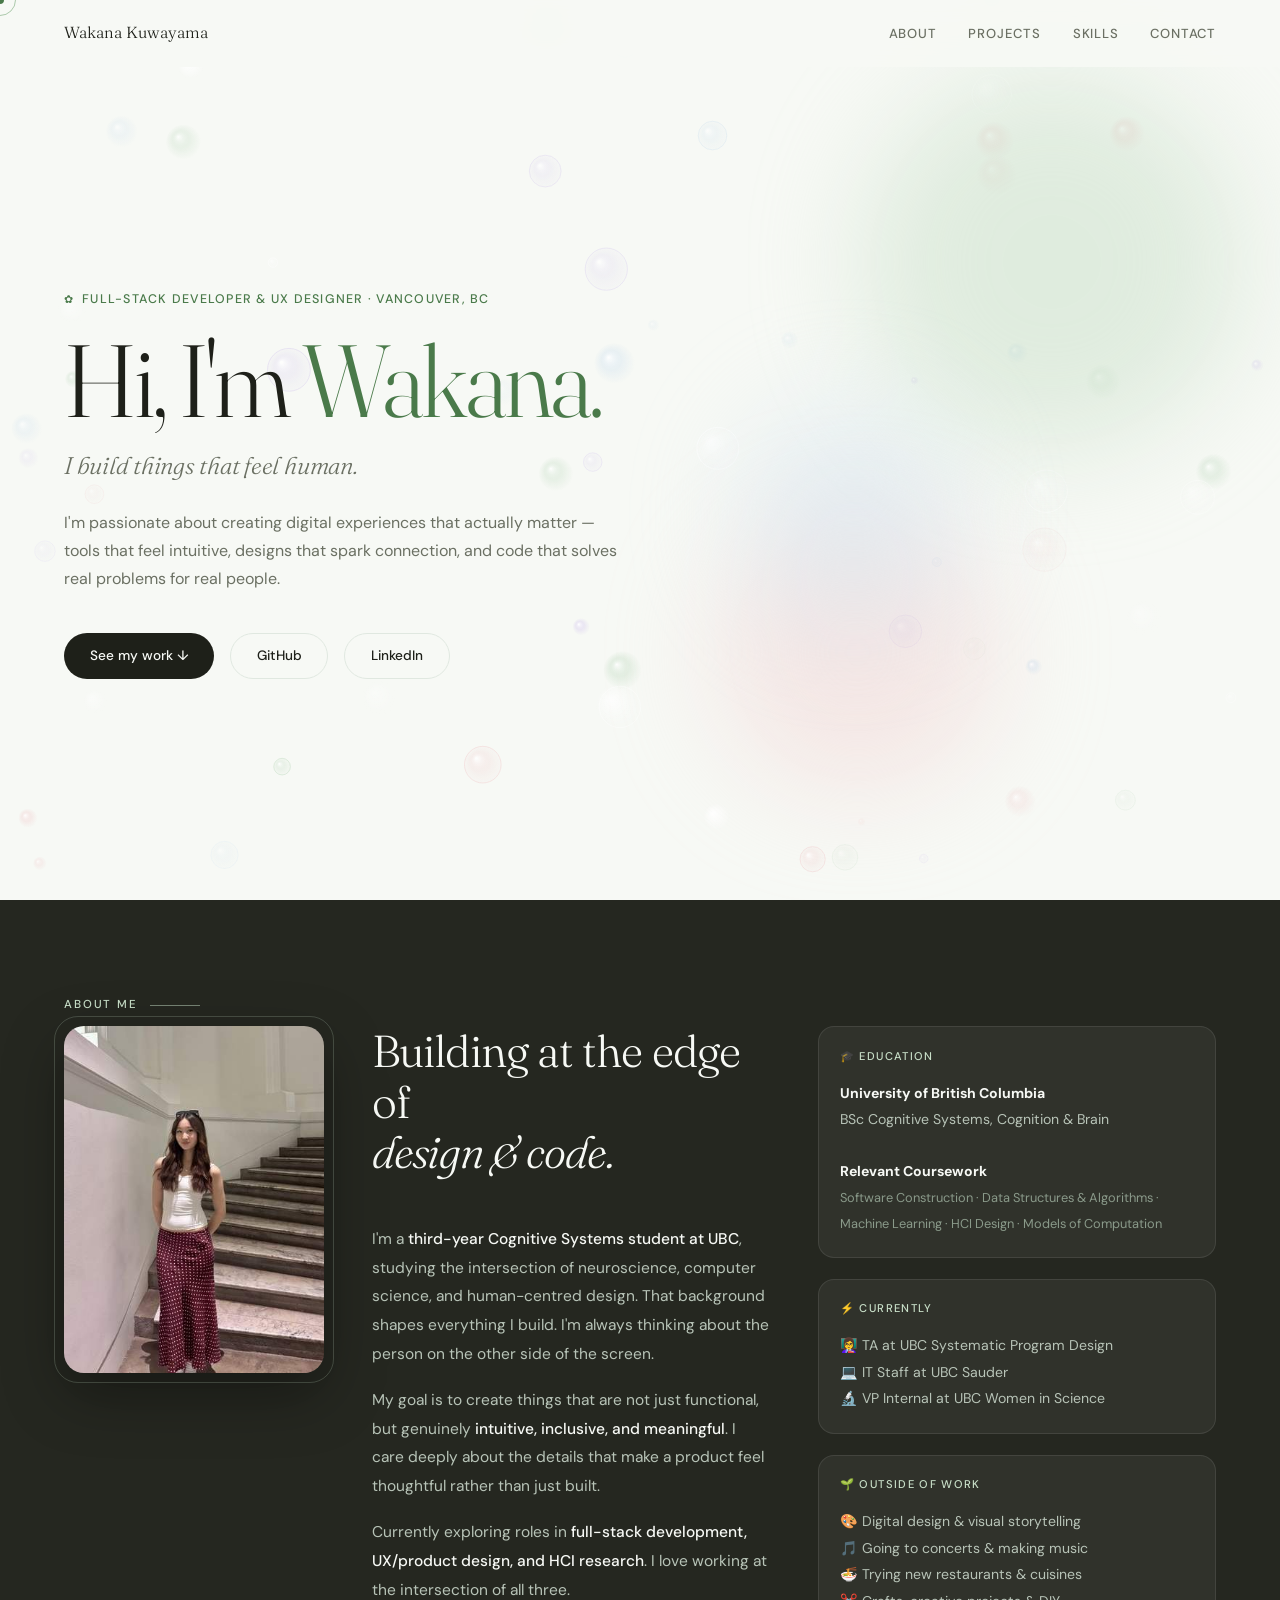
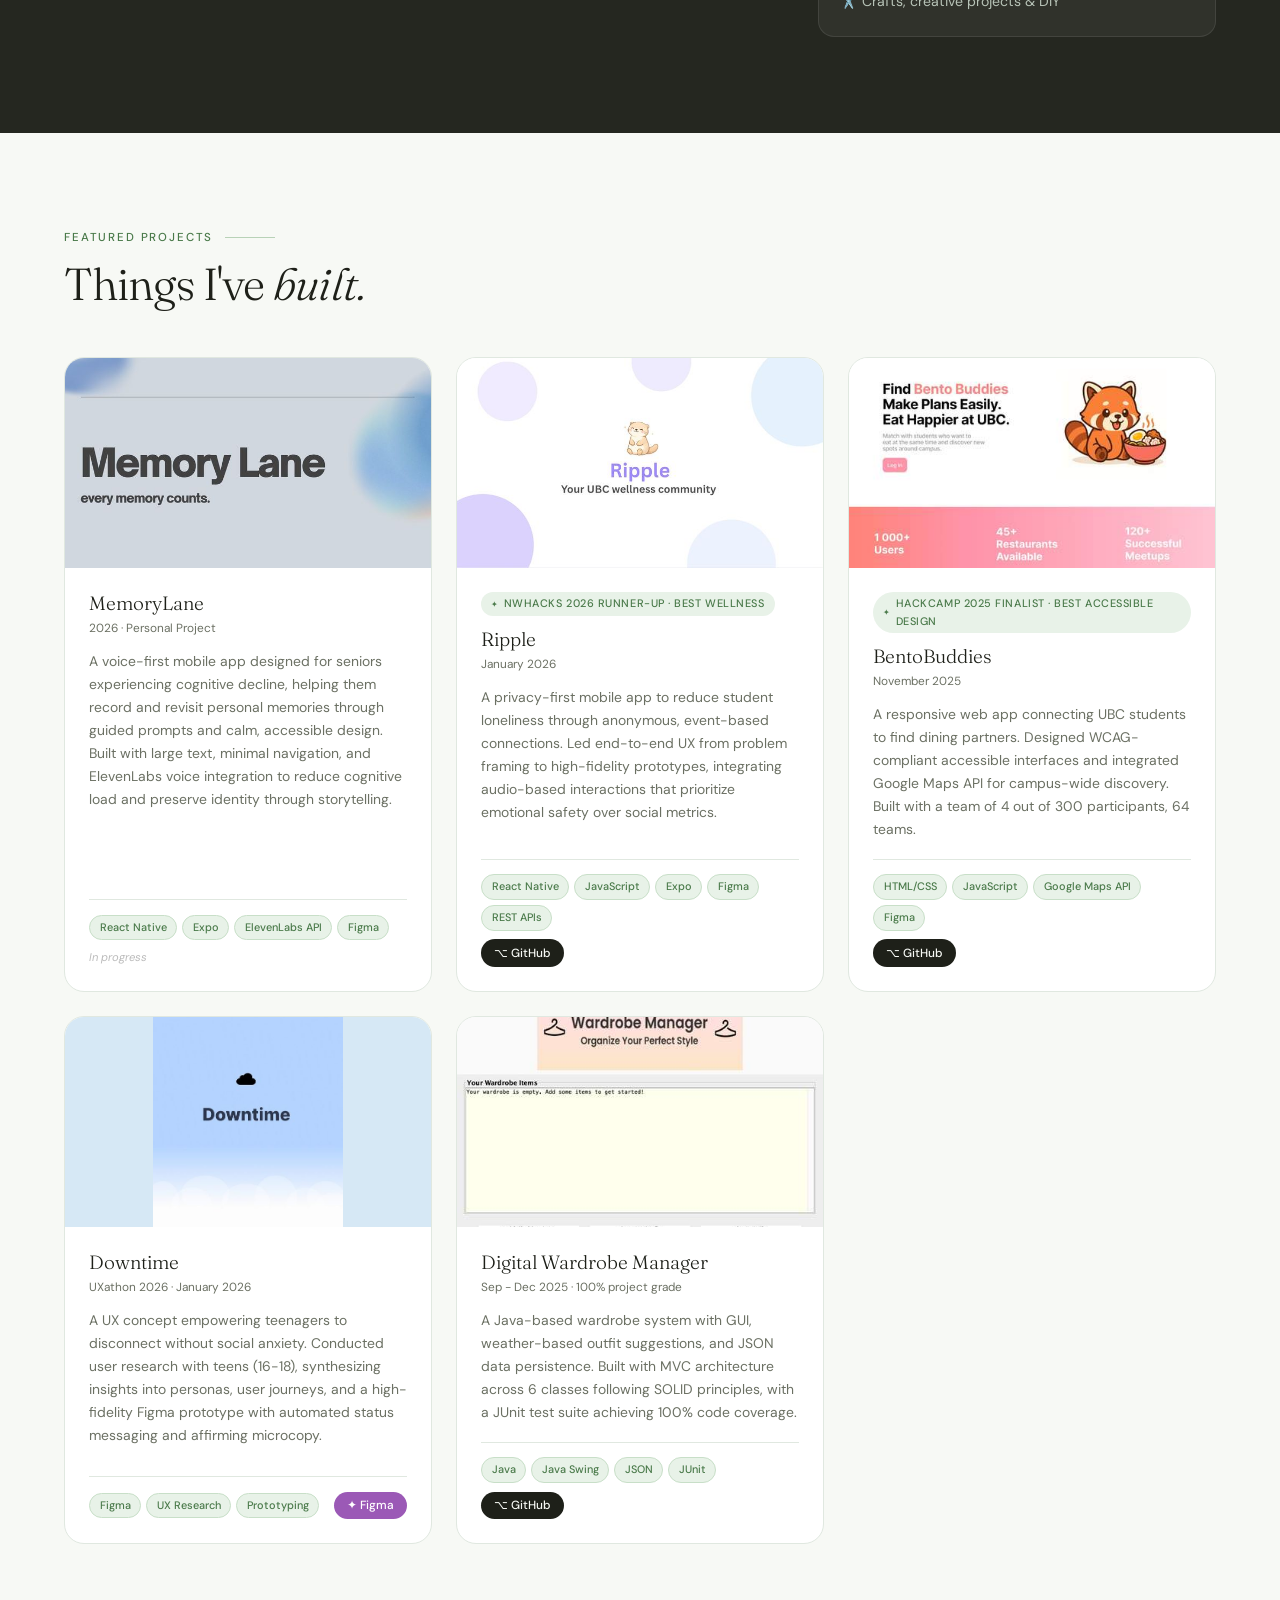
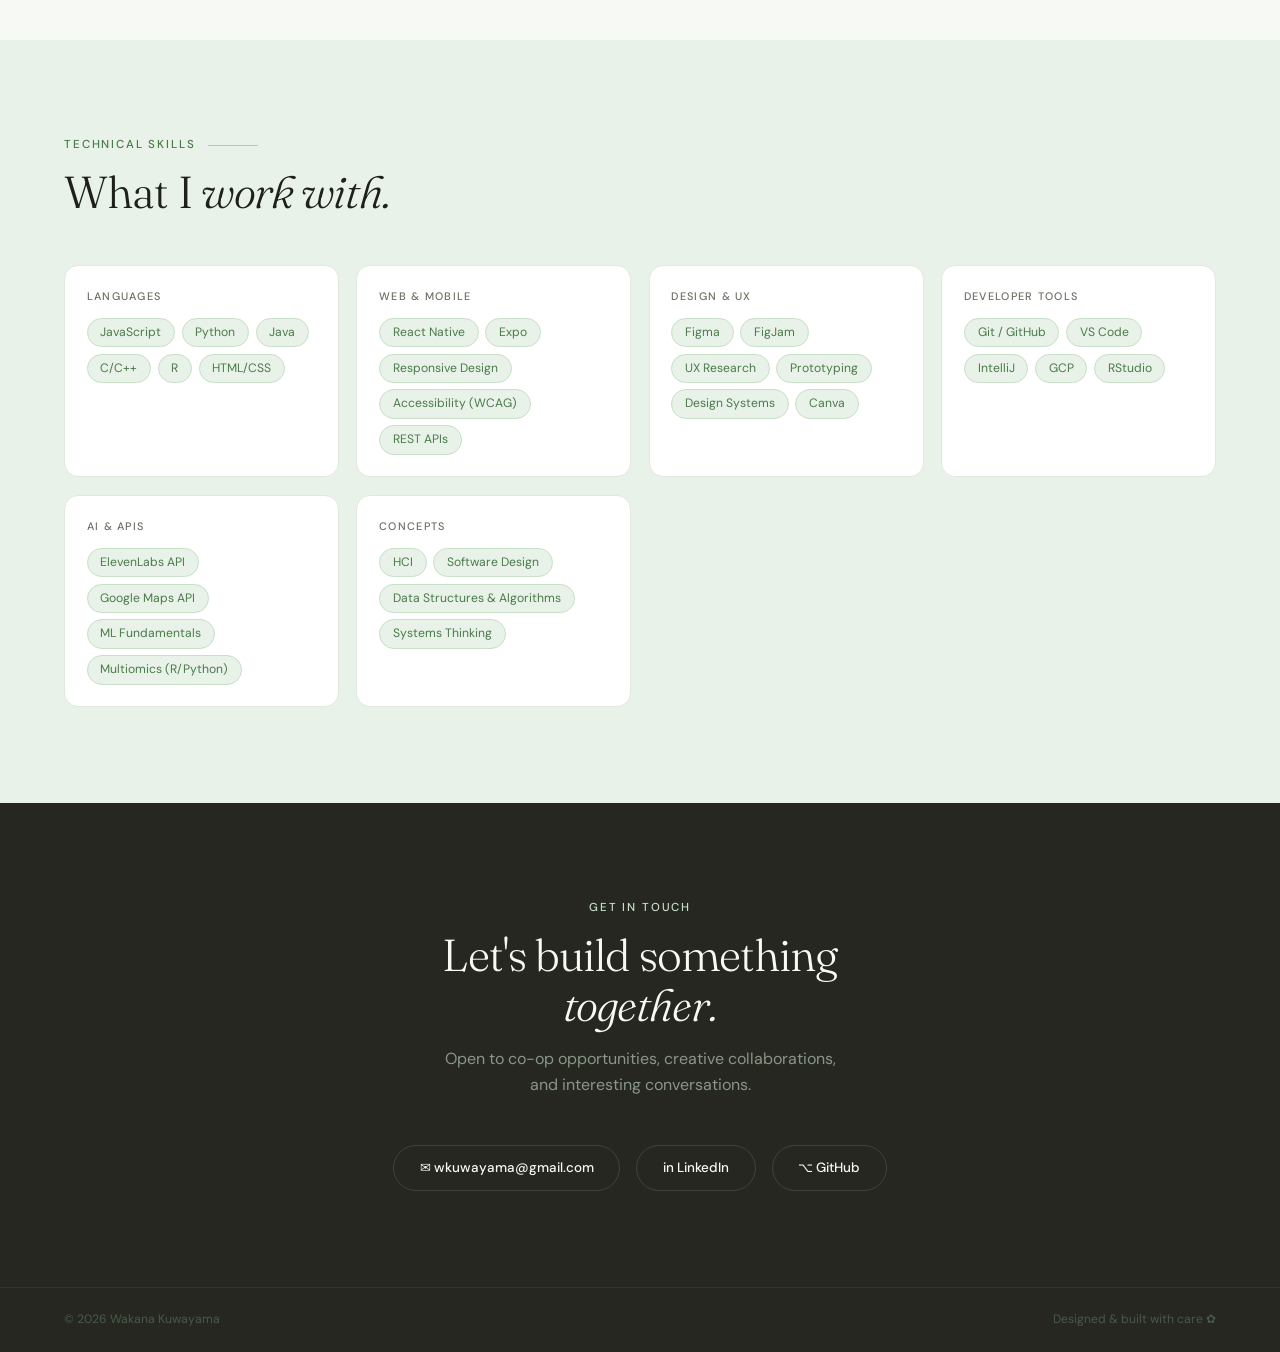
<file: index (9).html>
<!DOCTYPE html>
<html lang="en">
<head>
  <meta charset="UTF-8"/>
  <meta name="viewport" content="width=device-width, initial-scale=1.0"/>
  <title>Wakana Kuwayama | Designer & Developer</title>
  <link rel="preconnect" href="https://fonts.googleapis.com">
  <link href="https://fonts.googleapis.com/css2?family=Fraunces:ital,wght@0,300;0,400;1,300;1,400&family=DM+Sans:wght@300;400;500&display=swap" rel="stylesheet">
  <style>
    :root{--bg:#f7f9f5;--ink:#1e2019;--ink-soft:#6b7063;--mint:#c8dfc8;--mint-light:#e8f2e8;--blush:#f2d4d4;--sky:#d4e4f0;--lavender:#ddd4f0;--accent:#7aab7a;--accent-dark:#4a7a4a;--border:#e0e8e0;--white:#fff}
    *,*::before,*::after{box-sizing:border-box;margin:0;padding:0}
    html{scroll-behavior:smooth}
    body{font-family:'DM Sans',sans-serif;background:var(--bg);color:var(--ink);font-size:16px;line-height:1.6;cursor:none}
    #bubbleCanvas{position:fixed;top:0;left:0;width:100%;height:100%;pointer-events:none;z-index:0}
    .cursor{width:8px;height:8px;background:var(--accent-dark);border-radius:50%;position:fixed;pointer-events:none;z-index:9999;transform:translate(-50%,-50%);transition:transform .12s ease}
    .cursor-ring{width:32px;height:32px;border:1.5px solid var(--accent);border-radius:50%;position:fixed;pointer-events:none;z-index:9998;transform:translate(-50%,-50%);transition:all .18s ease;opacity:.6}
    nav{position:fixed;top:0;left:0;right:0;z-index:101;padding:1.25rem 4rem;display:flex;justify-content:space-between;align-items:center;background:rgba(247,249,245,.92);backdrop-filter:blur(12px);border-bottom:1px solid transparent;transition:border-color .3s}
    nav.scrolled{border-bottom-color:var(--border)}
    .nav-logo{font-family:'Fraunces',serif;font-weight:300;font-size:1rem;color:var(--ink);text-decoration:none}
    .nav-links{display:flex;gap:2rem;list-style:none}
    .nav-links a{font-size:.82rem;font-weight:500;letter-spacing:.06em;text-transform:uppercase;color:var(--ink-soft);text-decoration:none;transition:color .2s;position:relative}
    .nav-links a::after{content:'';position:absolute;bottom:-2px;left:0;width:0;height:1.5px;background:var(--accent);transition:width .3s ease}
    .nav-links a:hover{color:var(--ink)}
    .nav-links a:hover::after{width:100%}

    /* HERO */
    .hero{min-height:100vh;display:flex;align-items:center;padding:8rem 4rem 4rem;position:relative;overflow:hidden;z-index:1}
    .blob{position:absolute;border-radius:50%;filter:blur(55px);opacity:.5;pointer-events:none}
    .blob-1{width:380px;height:380px;background:var(--mint);top:8%;right:3%;animation:floatBlob 9s ease-in-out infinite}
    .blob-2{width:280px;height:280px;background:var(--blush);bottom:12%;right:22%;animation:floatBlob 11s ease-in-out infinite reverse}
    .blob-3{width:220px;height:220px;background:var(--sky);top:45%;left:58%;animation:floatBlob 7s ease-in-out infinite 1.5s}
    @keyframes floatBlob{0%,100%{transform:translateY(0) rotate(0deg)}50%{transform:translateY(-18px) rotate(4deg)}}
    .hero-content{max-width:780px;position:relative;z-index:2}

    .hero-tag{display:inline-flex;align-items:center;gap:.5rem;font-size:.78rem;font-weight:500;letter-spacing:.1em;text-transform:uppercase;color:var(--accent-dark);margin-bottom:1.2rem;opacity:0;animation:fadeUp .9s cubic-bezier(.16,1,.3,1) forwards .3s}
    .hero-tag::before{content:'✿';font-size:.7rem}

    /* Typewriter name */
    .hero-name{font-family:'Fraunces',serif;font-weight:300;font-size:clamp(3.5rem,8vw,6.5rem);line-height:1;letter-spacing:-.03em;margin-bottom:.3rem;min-height:1.1em}
    .hero-name .typed-text{display:inline}
    .hero-name .wakana{color:var(--accent-dark)}
    .hero-name .cursor-blink{display:inline-block;width:3px;height:.85em;background:var(--accent-dark);margin-left:4px;vertical-align:middle;animation:blink .7s step-end infinite}
    @keyframes blink{0%,100%{opacity:1}50%{opacity:0}}

    .hero-sub{font-family:'Fraunces',serif;font-style:italic;font-weight:300;font-size:clamp(1.1rem,2.5vw,1.5rem);color:var(--ink-soft);margin-bottom:1.5rem;opacity:0;letter-spacing:-.01em;transition:opacity .6s ease}
    .hero-sub.visible{opacity:1}
    .hero-bio{font-size:1rem;color:var(--ink-soft);max-width:560px;line-height:1.75;margin-bottom:2.5rem;opacity:0;transition:opacity .6s ease .2s}
    .hero-bio.visible{opacity:1}
    .hero-links{display:flex;gap:1rem;flex-wrap:wrap;opacity:0;transition:opacity .6s ease .4s}
    .hero-links.visible{opacity:1}

    @keyframes fadeUp{from{opacity:0;transform:translateY(24px)}to{opacity:1;transform:translateY(0)}}
    .btn{display:inline-flex;align-items:center;gap:.4rem;padding:.7rem 1.6rem;font-family:'DM Sans',sans-serif;font-size:.85rem;font-weight:500;text-decoration:none;border-radius:100px;transition:all .25s ease;cursor:none}
    .btn-primary{background:var(--ink);color:var(--bg)}
    .btn-primary:hover{background:var(--accent-dark);transform:translateY(-2px)}
    .btn-outline{border:1.5px solid var(--border);color:var(--ink)}
    .btn-outline:hover{border-color:var(--ink);background:var(--ink);color:var(--bg);transform:translateY(-2px)}

    section{padding:6rem 4rem;position:relative;z-index:1}
    .section-label{font-size:.72rem;font-weight:500;letter-spacing:.16em;text-transform:uppercase;color:var(--accent-dark);margin-bottom:.75rem;display:flex;align-items:center;gap:.75rem}
    .section-label::after{content:'';flex:1 1 0;max-width:50px;height:1px;background:var(--accent);opacity:.5}
    .section-title{font-family:'Fraunces',serif;font-weight:300;font-size:clamp(2rem,4vw,2.8rem);line-height:1.12;letter-spacing:-.02em;margin-bottom:3rem}

    /* ABOUT */
    .about{background:rgba(30,32,25,.97);color:var(--bg)}
    .about .section-label{color:var(--mint)}
    .about .section-label::after{background:var(--mint)}
    .about-grid{display:grid;grid-template-columns:260px 1fr 1fr;gap:3rem;align-items:start}
    .about-photo-wrap{position:relative}
    .about-photo{width:100%;aspect-ratio:3/4;object-fit:cover;object-position:top center;border-radius:20px;box-shadow:0 20px 60px rgba(0,0,0,.4);display:block}
    .about-photo-deco{position:absolute;top:-10px;left:-10px;width:calc(100% + 20px);height:calc(100% + 20px);border:1.5px solid rgba(200,223,200,.2);border-radius:24px;pointer-events:none}
    .about-text p{font-size:.97rem;line-height:1.85;color:#b8c4b8;margin-bottom:1.1rem}
    .about-text p strong{color:var(--bg);font-weight:500}
    .about-details{display:flex;flex-direction:column;gap:1.3rem}
    .detail-card{background:rgba(255,255,255,.05);border:1px solid rgba(255,255,255,.09);border-radius:16px;padding:1.3rem}
    .detail-card h4{font-size:.7rem;font-weight:500;letter-spacing:.12em;text-transform:uppercase;color:var(--mint);margin-bottom:.85rem}

    /* PROJECTS */
    .projects{background:var(--bg)}
    .projects-grid{display:grid;grid-template-columns:repeat(auto-fill,minmax(340px,1fr));gap:1.5rem}
    .project-card{background:var(--white);border:1px solid var(--border);border-radius:20px;overflow:hidden;transition:all .3s ease;display:flex;flex-direction:column}
    .project-card:hover{transform:translateY(-4px);box-shadow:0 20px 50px rgba(0,0,0,.08)}
    .project-visual{height:210px;overflow:hidden;position:relative}
    .project-visual img.cover{width:100%;height:100%;object-fit:cover;object-position:center;transition:transform .4s ease;display:block}
    .project-card:hover .project-visual img.cover{transform:scale(1.03)}
    /* Downtime portrait - object-fit contain with colored bg */
    .project-visual.portrait{display:flex;align-items:center;justify-content:center}
    .project-visual.portrait img.cover{width:auto;height:100%;object-fit:contain;object-position:center}

    .project-body{padding:1.5rem;flex:1;display:flex;flex-direction:column}
    .project-award{display:inline-flex;align-items:center;gap:.3rem;font-size:.68rem;font-weight:500;letter-spacing:.05em;text-transform:uppercase;color:var(--accent-dark);background:var(--mint-light);padding:.2rem .65rem;border-radius:100px;margin-bottom:.75rem;width:fit-content}
    .project-award::before{content:'✦';font-size:.52rem}
    .project-card h3{font-family:'Fraunces',serif;font-weight:300;font-size:1.2rem;margin-bottom:.25rem;line-height:1.2}
    .project-date{font-size:.74rem;color:var(--ink-soft);margin-bottom:.75rem}
    .project-desc{font-size:.87rem;color:var(--ink-soft);line-height:1.65;margin-bottom:1.1rem;flex:1}
    .project-footer{display:flex;align-items:center;justify-content:space-between;flex-wrap:wrap;gap:.55rem;padding-top:.9rem;border-top:1px solid var(--border)}
    .project-tech{display:flex;flex-wrap:wrap;gap:.3rem}
    .tech-tag{font-size:.68rem;font-weight:500;padding:.2rem .6rem;border-radius:100px;background:var(--mint-light);color:var(--accent-dark);border:1px solid var(--mint)}
    .project-links{display:flex;gap:.4rem}
    .project-link{display:inline-flex;align-items:center;gap:.25rem;font-size:.74rem;font-weight:500;padding:.28rem .8rem;border-radius:100px;text-decoration:none;transition:all .2s ease;cursor:none}
    .project-link.github{background:var(--ink);color:var(--bg)}
    .project-link.github:hover{background:var(--accent-dark)}
    .project-link.figma{background:#9b59b6;color:#fff}
    .project-link.figma:hover{background:#7d3c98}
    .project-link-note{font-size:.7rem;color:#bbb;font-style:italic}

    /* SKILLS */
    .skills{background:var(--mint-light)}
    .skills-grid{display:grid;grid-template-columns:repeat(auto-fill,minmax(250px,1fr));gap:1.1rem}
    .skill-block{background:var(--white);border-radius:14px;padding:1.35rem;border:1px solid var(--border)}
    .skill-block h4{font-size:.68rem;font-weight:500;letter-spacing:.12em;text-transform:uppercase;color:var(--ink-soft);margin-bottom:.8rem}
    .tag-cloud{display:flex;flex-wrap:wrap;gap:.4rem}
    .tag{font-size:.76rem;padding:.25rem .8rem;border-radius:100px}
    .skill-block .tag{background:var(--mint-light);color:var(--accent-dark);border:1px solid var(--mint)}

    /* CONTACT */
    .contact{background:rgba(30,32,25,.97);color:var(--bg);text-align:center}
    .contact .section-label{justify-content:center;color:var(--mint)}
    .contact .section-label::after{display:none}
    .contact .section-title{margin-bottom:1rem}
    .contact-sub{font-size:1rem;color:#889888;margin-bottom:3rem;max-width:400px;margin-left:auto;margin-right:auto}
    .contact-links{display:flex;justify-content:center;flex-wrap:wrap;gap:1rem}
    .contact-link{display:inline-flex;align-items:center;gap:.45rem;padding:.7rem 1.6rem;border:1.5px solid rgba(255,255,255,.12);border-radius:100px;font-size:.84rem;font-weight:500;color:var(--bg);text-decoration:none;transition:all .25s ease;cursor:none}
    .contact-link:hover{border-color:var(--mint);color:var(--mint);transform:translateY(-2px)}
    footer{background:rgba(30,32,25,.97);border-top:1px solid rgba(255,255,255,.06);padding:1.4rem 4rem;display:flex;justify-content:space-between;align-items:center;font-size:.76rem;color:#4a5a4a;position:relative;z-index:1}
    .reveal{opacity:0;transform:translateY(22px);transition:opacity .65s ease,transform .65s ease}
    .reveal.visible{opacity:1;transform:none}
    .reveal-delay-1{transition-delay:.1s}
    .reveal-delay-2{transition-delay:.2s}
    @media(max-width:900px){.about-grid{grid-template-columns:1fr 1fr}.about-photo-wrap{display:none}}
    @media(max-width:768px){nav{padding:1.2rem 1.5rem}.nav-links{display:none}.hero,section{padding:5rem 1.5rem 3rem}.about-grid{grid-template-columns:1fr}.about-photo-wrap{display:block;max-width:200px}.projects-grid{grid-template-columns:1fr}footer{flex-direction:column;gap:.5rem;text-align:center;padding:1.4rem}body{cursor:auto}.cursor,.cursor-ring{display:none}}
  </style>
</head>
<body>
<canvas id="bubbleCanvas"></canvas>
<div class="cursor" id="cursor"></div>
<div class="cursor-ring" id="cursorRing"></div>

<nav id="nav">
  <a href="#" class="nav-logo">Wakana Kuwayama</a>
  <ul class="nav-links">
    <li><a href="#about">About</a></li>
    <li><a href="#projects">Projects</a></li>
    <li><a href="#skills">Skills</a></li>
    <li><a href="#contact">Contact</a></li>
  </ul>
</nav>

<section class="hero">
  <div class="blob blob-1"></div><div class="blob blob-2"></div><div class="blob blob-3"></div>
  <div class="hero-content">
    <div class="hero-tag">Full-Stack Developer & UX Designer · Vancouver, BC</div>
    <h1 class="hero-name">
      <span class="typed-text" id="typedText"></span><span class="cursor-blink" id="typeCursor"></span>
    </h1>
    <p class="hero-sub" id="heroSub">I build things that feel human.</p>
    <p class="hero-bio" id="heroBio">I'm passionate about creating digital experiences that actually matter — tools that feel intuitive, designs that spark connection, and code that solves real problems for real people.</p>
    <div class="hero-links" id="heroLinks">
      <a href="#projects" class="btn btn-primary">See my work ↓</a>
      <a href="https://github.com/wakana-k98" target="_blank" class="btn btn-outline">GitHub</a>
      <a href="https://www.linkedin.com/in/wakana-k/" target="_blank" class="btn btn-outline">LinkedIn</a>
    </div>
  </div>
</section>

<section class="about" id="about">
  <div class="section-label">About me</div>
  <div class="about-grid">
    <div class="about-photo-wrap reveal">
      <div class="about-photo-deco"></div>
      <img class="about-photo" src="[data-uri]" alt="Wakana Kuwayama">
    </div>
    <div class="about-text reveal reveal-delay-1">
      <h2 class="section-title" style="color:var(--bg);">Building at the edge of<br><em style="font-style:italic;">design & code.</em></h2>
      <p>I'm a <strong>third-year Cognitive Systems student at UBC</strong>, studying the intersection of neuroscience, computer science, and human-centred design. That background shapes everything I build. I'm always thinking about the person on the other side of the screen.</p>
      <p>My goal is to create things that are not just functional, but genuinely <strong>intuitive, inclusive, and meaningful</strong>. I care deeply about the details that make a product feel thoughtful rather than just built.</p>
      <p>Currently exploring roles in <strong>full-stack development, UX/product design, and HCI research</strong>. I love working at the intersection of all three.</p>
    </div>
    <div class="about-details reveal reveal-delay-2">
      <div class="detail-card">
        <h4>🎓 Education</h4>
        <div style="color:#b8c4b8;font-size:.88rem;line-height:1.85;">
          <strong style="color:var(--bg);">University of British Columbia</strong><br>
          BSc Cognitive Systems, Cognition & Brain<br><br>
          <strong style="color:var(--bg);">Relevant Coursework</strong><br>
          <span style="color:#8a9a8a;font-size:.8rem;">Software Construction · Data Structures & Algorithms · Machine Learning · HCI Design · Models of Computation</span>
        </div>
      </div>
      <div class="detail-card">
        <h4>⚡ Currently</h4>
        <div style="color:#b8c4b8;font-size:.88rem;line-height:1.9;">
          👩‍🏫 TA at UBC Systematic Program Design<br>
          💻 IT Staff at UBC Sauder<br>
          🔬 VP Internal at UBC Women in Science
        </div>
      </div>
      <div class="detail-card">
        <h4>🌱 Outside of work</h4>
        <div style="color:#b8c4b8;font-size:.88rem;line-height:1.9;">
          🎨 Digital design & visual storytelling<br>
          🎵 Going to concerts & making music<br>
          🍜 Trying new restaurants & cuisines<br>
          ✂️ Crafts, creative projects & DIY
        </div>
      </div>
    </div>
  </div>
</section>

<section class="projects" id="projects">
  <div class="section-label reveal">Featured Projects</div>
  <h2 class="section-title reveal">Things I've <em style="font-family:'Fraunces',serif;font-style:italic;font-weight:300;">built.</em></h2>
  <div class="projects-grid">

    <div class="project-card reveal">
      <div class="project-visual" style="background:#dde8ef;">
        <img class="cover" src="[data-uri]" alt="MemoryLane">
      </div>
      <div class="project-body">
        <h3>MemoryLane</h3>
        <div class="project-date">2026 · Personal Project</div>
        <p class="project-desc">A voice-first mobile app designed for seniors experiencing cognitive decline, helping them record and revisit personal memories through guided prompts and calm, accessible design. Built with large text, minimal navigation, and ElevenLabs voice integration to reduce cognitive load and preserve identity through storytelling.</p>
        <div class="project-footer">
          <div class="project-tech">
            <span class="tech-tag">React Native</span><span class="tech-tag">Expo</span>
            <span class="tech-tag">ElevenLabs API</span><span class="tech-tag">Figma</span>
          </div>
          <span class="project-link-note">In progress</span>
        </div>
      </div>
    </div>

    <div class="project-card reveal reveal-delay-1">
      <div class="project-visual" style="background:#f0eeff;">
        <img class="cover" src="[data-uri]" alt="Ripple">
      </div>
      <div class="project-body">
        <div class="project-award">nwHacks 2026 Runner-up · Best Wellness</div>
        <h3>Ripple</h3>
        <div class="project-date">January 2026</div>
        <p class="project-desc">A privacy-first mobile app to reduce student loneliness through anonymous, event-based connections. Led end-to-end UX from problem framing to high-fidelity prototypes, integrating audio-based interactions that prioritize emotional safety over social metrics.</p>
        <div class="project-footer">
          <div class="project-tech">
            <span class="tech-tag">React Native</span><span class="tech-tag">JavaScript</span>
            <span class="tech-tag">Expo</span><span class="tech-tag">Figma</span><span class="tech-tag">REST APIs</span>
          </div>
          <div class="project-links">
            <a href="https://github.com/sabrinayuan07-cloud/Ripple-nwHacks-2026" target="_blank" class="project-link github">⌥ GitHub</a>
          </div>
        </div>
      </div>
    </div>

    <div class="project-card reveal reveal-delay-2">
      <div class="project-visual" style="background:#fff5f0;">
        <img class="cover" src="[data-uri]" alt="BentoBuddies">
      </div>
      <div class="project-body">
        <div class="project-award">HackCamp 2025 Finalist · Best Accessible Design</div>
        <h3>BentoBuddies</h3>
        <div class="project-date">November 2025</div>
        <p class="project-desc">A responsive web app connecting UBC students to find dining partners. Designed WCAG-compliant accessible interfaces and integrated Google Maps API for campus-wide discovery. Built with a team of 4 out of 300 participants, 64 teams.</p>
        <div class="project-footer">
          <div class="project-tech">
            <span class="tech-tag">HTML/CSS</span><span class="tech-tag">JavaScript</span>
            <span class="tech-tag">Google Maps API</span><span class="tech-tag">Figma</span>
          </div>
          <div class="project-links">
            <a href="https://github.com/sabrinayuan07-cloud/Bento-Buddies" target="_blank" class="project-link github">⌥ GitHub</a>
          </div>
        </div>
      </div>
    </div>

    <div class="project-card reveal reveal-delay-1">
      <div class="project-visual portrait" style="background:#d6e8f5;">
        <img class="cover" src="[data-uri]" alt="Downtime">
      </div>
      <div class="project-body">
        <h3>Downtime</h3>
        <div class="project-date">UXathon 2026 · January 2026</div>
        <p class="project-desc">A UX concept empowering teenagers to disconnect without social anxiety. Conducted user research with teens (16-18), synthesizing insights into personas, user journeys, and a high-fidelity Figma prototype with automated status messaging and affirming microcopy.</p>
        <div class="project-footer">
          <div class="project-tech">
            <span class="tech-tag">Figma</span><span class="tech-tag">UX Research</span><span class="tech-tag">Prototyping</span>
          </div>
          <div class="project-links">
            <a href="https://www.figma.com/design/Rg1ZS0yCyOayaLxbenAgiT/UXathon-prototype?node-id=0-1&t=CGan39CKYvc8kCRK-1" target="_blank" class="project-link figma">✦ Figma</a>
          </div>
        </div>
      </div>
    </div>

    <div class="project-card reveal reveal-delay-2">
      <div class="project-visual" style="background:#fdf5f0;">
        <img class="cover" src="[data-uri]" alt="Wardrobe Manager">
      </div>
      <div class="project-body">
        <h3>Digital Wardrobe Manager</h3>
        <div class="project-date">Sep - Dec 2025 · 100% project grade</div>
        <p class="project-desc">A Java-based wardrobe system with GUI, weather-based outfit suggestions, and JSON data persistence. Built with MVC architecture across 6 classes following SOLID principles, with a JUnit test suite achieving 100% code coverage.</p>
        <div class="project-footer">
          <div class="project-tech">
            <span class="tech-tag">Java</span><span class="tech-tag">Java Swing</span>
            <span class="tech-tag">JSON</span><span class="tech-tag">JUnit</span>
          </div>
          <div class="project-links">
            <a href="https://github.com/wakana-k98/cpsc210-wardrobe-manager-project" target="_blank" class="project-link github">⌥ GitHub</a>
          </div>
        </div>
      </div>
    </div>

  </div>
</section>

<section class="skills" id="skills">
  <div class="section-label reveal">Technical Skills</div>
  <h2 class="section-title reveal">What I <em style="font-family:'Fraunces',serif;font-style:italic;font-weight:300;">work with.</em></h2>
  <div class="skills-grid">
    <div class="skill-block reveal">
      <h4>Languages</h4>
      <div class="tag-cloud">
        <span class="tag">JavaScript</span><span class="tag">Python</span><span class="tag">Java</span>
        <span class="tag">C/C++</span><span class="tag">R</span><span class="tag">HTML/CSS</span>
      </div>
    </div>
    <div class="skill-block reveal reveal-delay-1">
      <h4>Web & Mobile</h4>
      <div class="tag-cloud">
        <span class="tag">React Native</span><span class="tag">Expo</span>
        <span class="tag">Responsive Design</span><span class="tag">Accessibility (WCAG)</span><span class="tag">REST APIs</span>
      </div>
    </div>
    <div class="skill-block reveal reveal-delay-2">
      <h4>Design & UX</h4>
      <div class="tag-cloud">
        <span class="tag">Figma</span><span class="tag">FigJam</span>
        <span class="tag">UX Research</span><span class="tag">Prototyping</span>
        <span class="tag">Design Systems</span><span class="tag">Canva</span>
      </div>
    </div>
    <div class="skill-block reveal">
      <h4>Developer Tools</h4>
      <div class="tag-cloud">
        <span class="tag">Git / GitHub</span><span class="tag">VS Code</span>
        <span class="tag">IntelliJ</span><span class="tag">GCP</span><span class="tag">RStudio</span>
      </div>
    </div>
    <div class="skill-block reveal reveal-delay-1">
      <h4>AI & APIs</h4>
      <div class="tag-cloud">
        <span class="tag">ElevenLabs API</span><span class="tag">Google Maps API</span>
        <span class="tag">ML Fundamentals</span><span class="tag">Multiomics (R/Python)</span>
      </div>
    </div>
    <div class="skill-block reveal reveal-delay-2">
      <h4>Concepts</h4>
      <div class="tag-cloud">
        <span class="tag">HCI</span><span class="tag">Software Design</span>
        <span class="tag">Data Structures & Algorithms</span><span class="tag">Systems Thinking</span>
      </div>
    </div>
  </div>
</section>

<section class="contact" id="contact">
  <div class="section-label">Get in touch</div>
  <h2 class="section-title" style="color:var(--bg);">Let's build something<br><em style="font-family:'Fraunces',serif;font-style:italic;font-weight:300;">together.</em></h2>
  <p class="contact-sub">Open to co-op opportunities, creative collaborations, and interesting conversations.</p>
  <div class="contact-links">
    <a href="mailto:wkuwayama@gmail.com" class="contact-link">✉ wkuwayama@gmail.com</a>
    <a href="https://linkedin.com/in/wakana-k" target="_blank" class="contact-link">in LinkedIn</a>
    <a href="https://github.com/wakana-k98" target="_blank" class="contact-link">⌥ GitHub</a>
  </div>
</section>

<footer>
  <span>© 2026 Wakana Kuwayama</span>
  <span>Designed & built with care ✿</span>
</footer>

<script>
  // Typewriter effect
  const phrases = [
    { text: "Hi, I'm ", colored: false },
    { text: "Wakana.", colored: true }
  ];
  const el = document.getElementById('typedText');
  const cur = document.getElementById('typeCursor');
  const fullText = "Hi, I'm Wakana.";
  const colorAt = 8; // "Hi, I'm " is 8 chars, then Wakana. starts
  let i = 0;

  function type() {
    if (i <= fullText.length) {
      const plain = fullText.slice(0, Math.min(i, colorAt));
      const colored = i > colorAt ? fullText.slice(colorAt, i) : '';
      el.innerHTML = plain + (colored ? '<span class="wakana">' + colored + '</span>' : '');
      i++;
      setTimeout(type, i < 5 ? 120 : 85);
    } else {
      // Hide blinking cursor after done, show rest of hero
      setTimeout(() => {
        cur.style.display = 'none';
        document.getElementById('heroSub').classList.add('visible');
        document.getElementById('heroBio').classList.add('visible');
        document.getElementById('heroLinks').classList.add('visible');
      }, 400);
    }
  }
  // Start after tag fades in
  setTimeout(type, 800);

  // Bubbles - slightly more visible
  const canvas = document.getElementById('bubbleCanvas'), ctx = canvas.getContext('2d');
  function resize() { canvas.width = window.innerWidth; canvas.height = window.innerHeight; }
  resize(); window.addEventListener('resize', resize);
  const colors = ['rgba(200,223,200,','rgba(242,212,212,','rgba(212,228,240,','rgba(221,212,240,','rgba(255,255,255,'];
  function mb() { return { x: Math.random()*canvas.width, y: canvas.height+Math.random()*300, r: Math.random()*18+4, vy: Math.random()*.28+.06, vx: (Math.random()-.5)*.18, op: Math.random()*.22+.07, color: colors[Math.floor(Math.random()*colors.length)], gl: Math.random()>.5, ph: Math.random()*Math.PI*2, wb: Math.random()*.3+.08 }; }
  let bs = [];
  for (let j=0; j<65; j++) { const b=mb(); b.y=Math.random()*canvas.height; bs.push(b); }
  function db(b) {
    ctx.save(); ctx.beginPath(); ctx.arc(b.x,b.y,b.r,0,Math.PI*2);
    if (b.gl) { const g=ctx.createRadialGradient(b.x-b.r*.3,b.y-b.r*.3,0,b.x,b.y,b.r); g.addColorStop(0,'rgba(255,255,255,'+(b.op*4)+')'); g.addColorStop(.5,b.color+(b.op*1.8)+')'); g.addColorStop(1,b.color+'0)'); ctx.fillStyle=g; }
    else { const g=ctx.createRadialGradient(b.x-b.r*.35,b.y-b.r*.35,b.r*.05,b.x,b.y,b.r); g.addColorStop(0,'rgba(255,255,255,'+(b.op*2.5)+')'); g.addColorStop(.5,b.color+b.op+')'); g.addColorStop(1,b.color+(b.op*.25)+')'); ctx.fillStyle=g; ctx.strokeStyle=b.color+(b.op*2.2)+')'; ctx.lineWidth=.9; ctx.stroke(); }
    ctx.fill(); ctx.restore();
  }
  let t=0;
  function animate() { ctx.clearRect(0,0,canvas.width,canvas.height); t+=.008; bs.forEach((b,i)=>{ b.y-=b.vy; b.x+=b.vx+Math.sin(b.ph+t)*b.wb; db(b); if(b.y<-b.r*2) bs[i]=mb(); }); requestAnimationFrame(animate); }
  animate();

  // Cursor
  const curs = document.getElementById('cursor'), ring = document.getElementById('cursorRing');
  document.addEventListener('mousemove', e => { curs.style.left=e.clientX+'px'; curs.style.top=e.clientY+'px'; setTimeout(()=>{ ring.style.left=e.clientX+'px'; ring.style.top=e.clientY+'px'; },60); });
  document.querySelectorAll('a,button').forEach(el => { el.addEventListener('mouseenter',()=>{ curs.style.transform='translate(-50%,-50%) scale(2)'; ring.style.transform='translate(-50%,-50%) scale(1.4)'; }); el.addEventListener('mouseleave',()=>{ curs.style.transform='translate(-50%,-50%) scale(1)'; ring.style.transform='translate(-50%,-50%) scale(1)'; }); });

  // Nav
  window.addEventListener('scroll', () => { document.getElementById('nav').classList.toggle('scrolled', window.scrollY > 50); });

  // Reveal
  const obs = new IntersectionObserver(entries => { entries.forEach(e => { if(e.isIntersecting) e.target.classList.add('visible'); }); }, {threshold:.1});
  document.querySelectorAll('.reveal').forEach(el => obs.observe(el));
</script>
</body>
</html>
</file>
